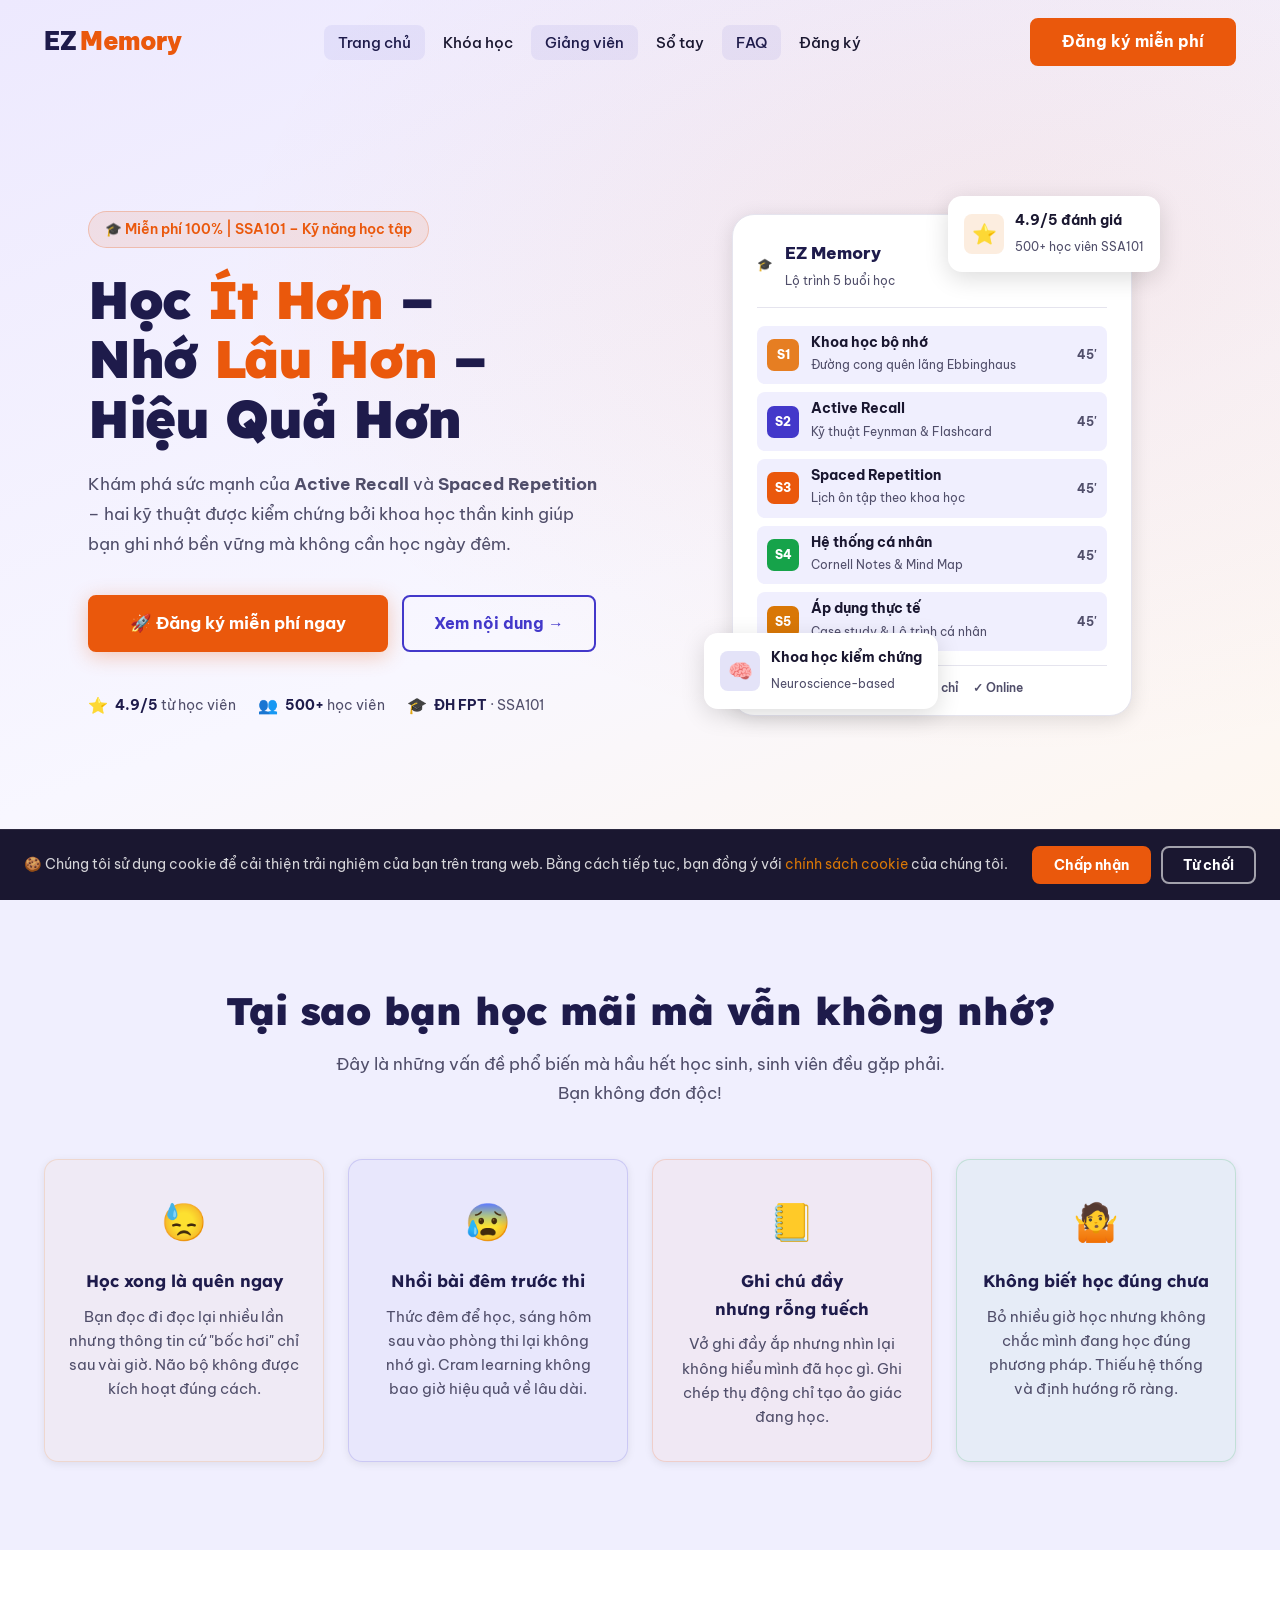
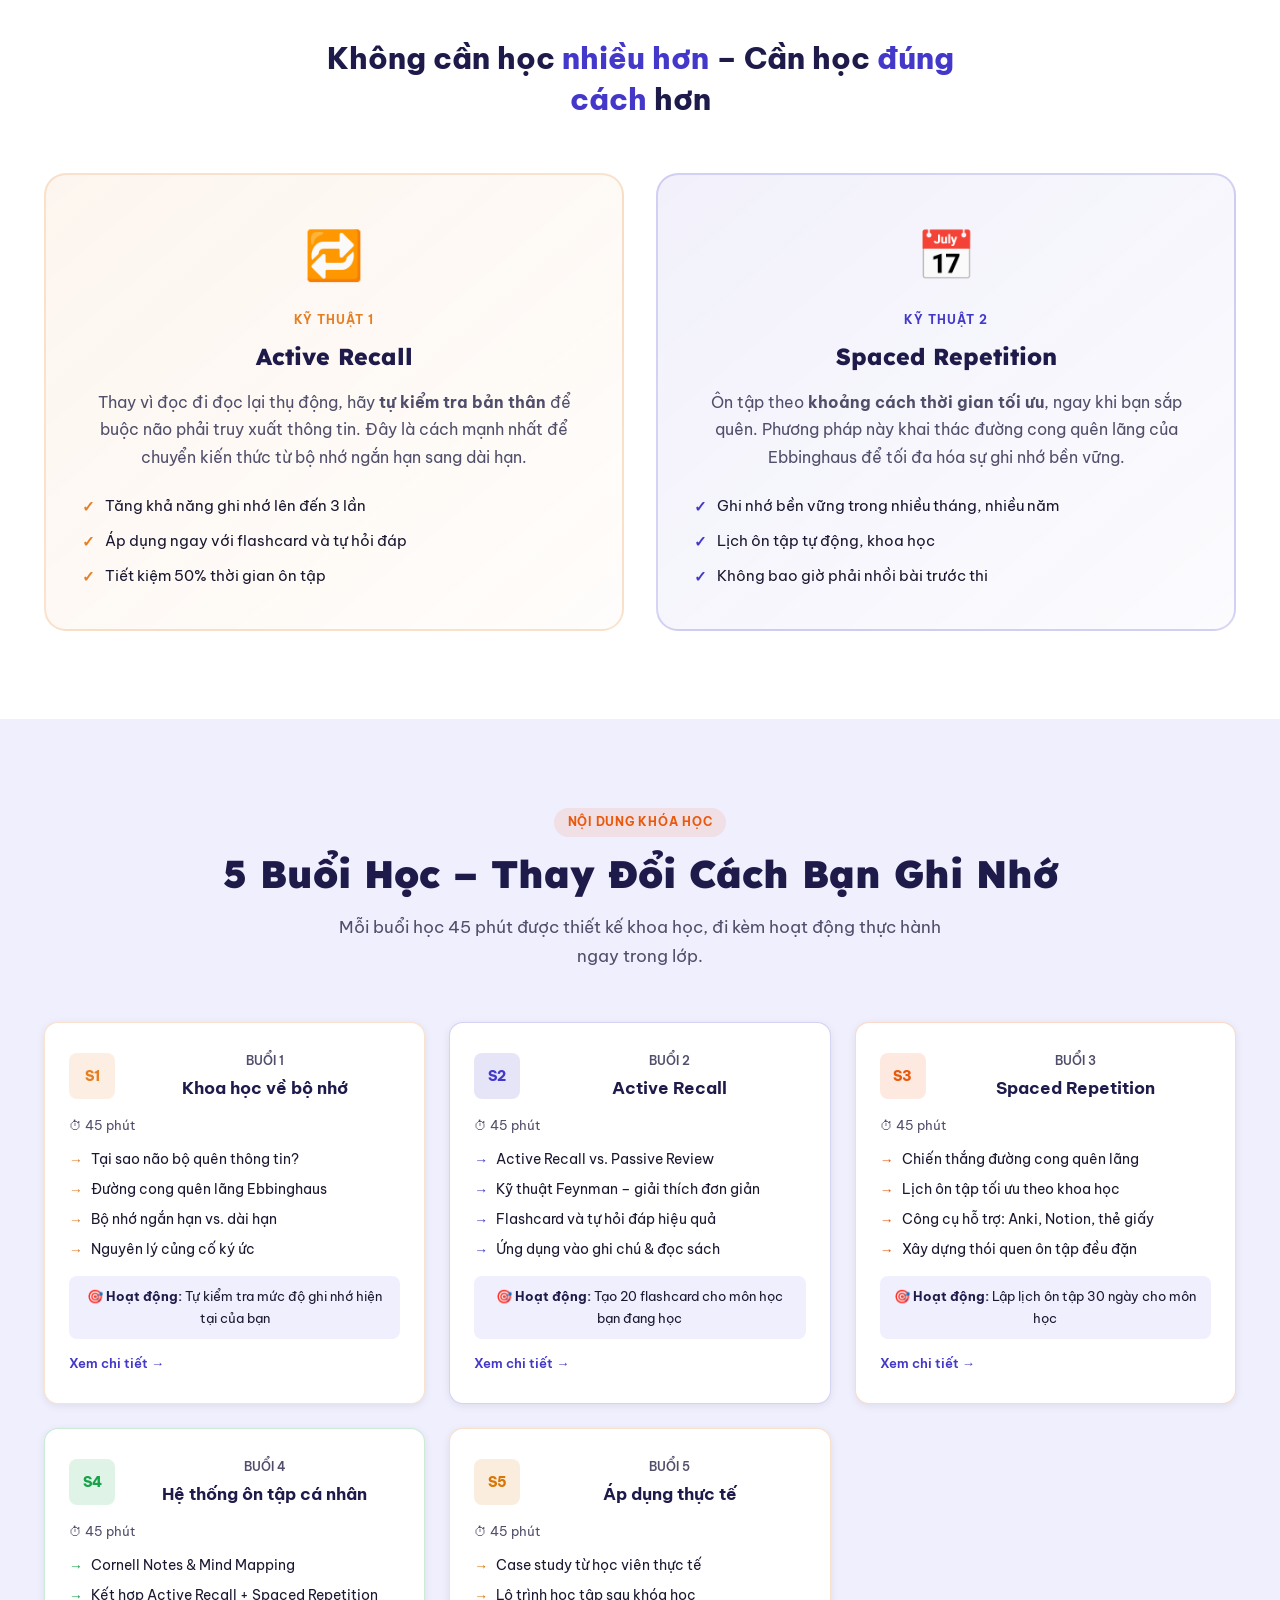
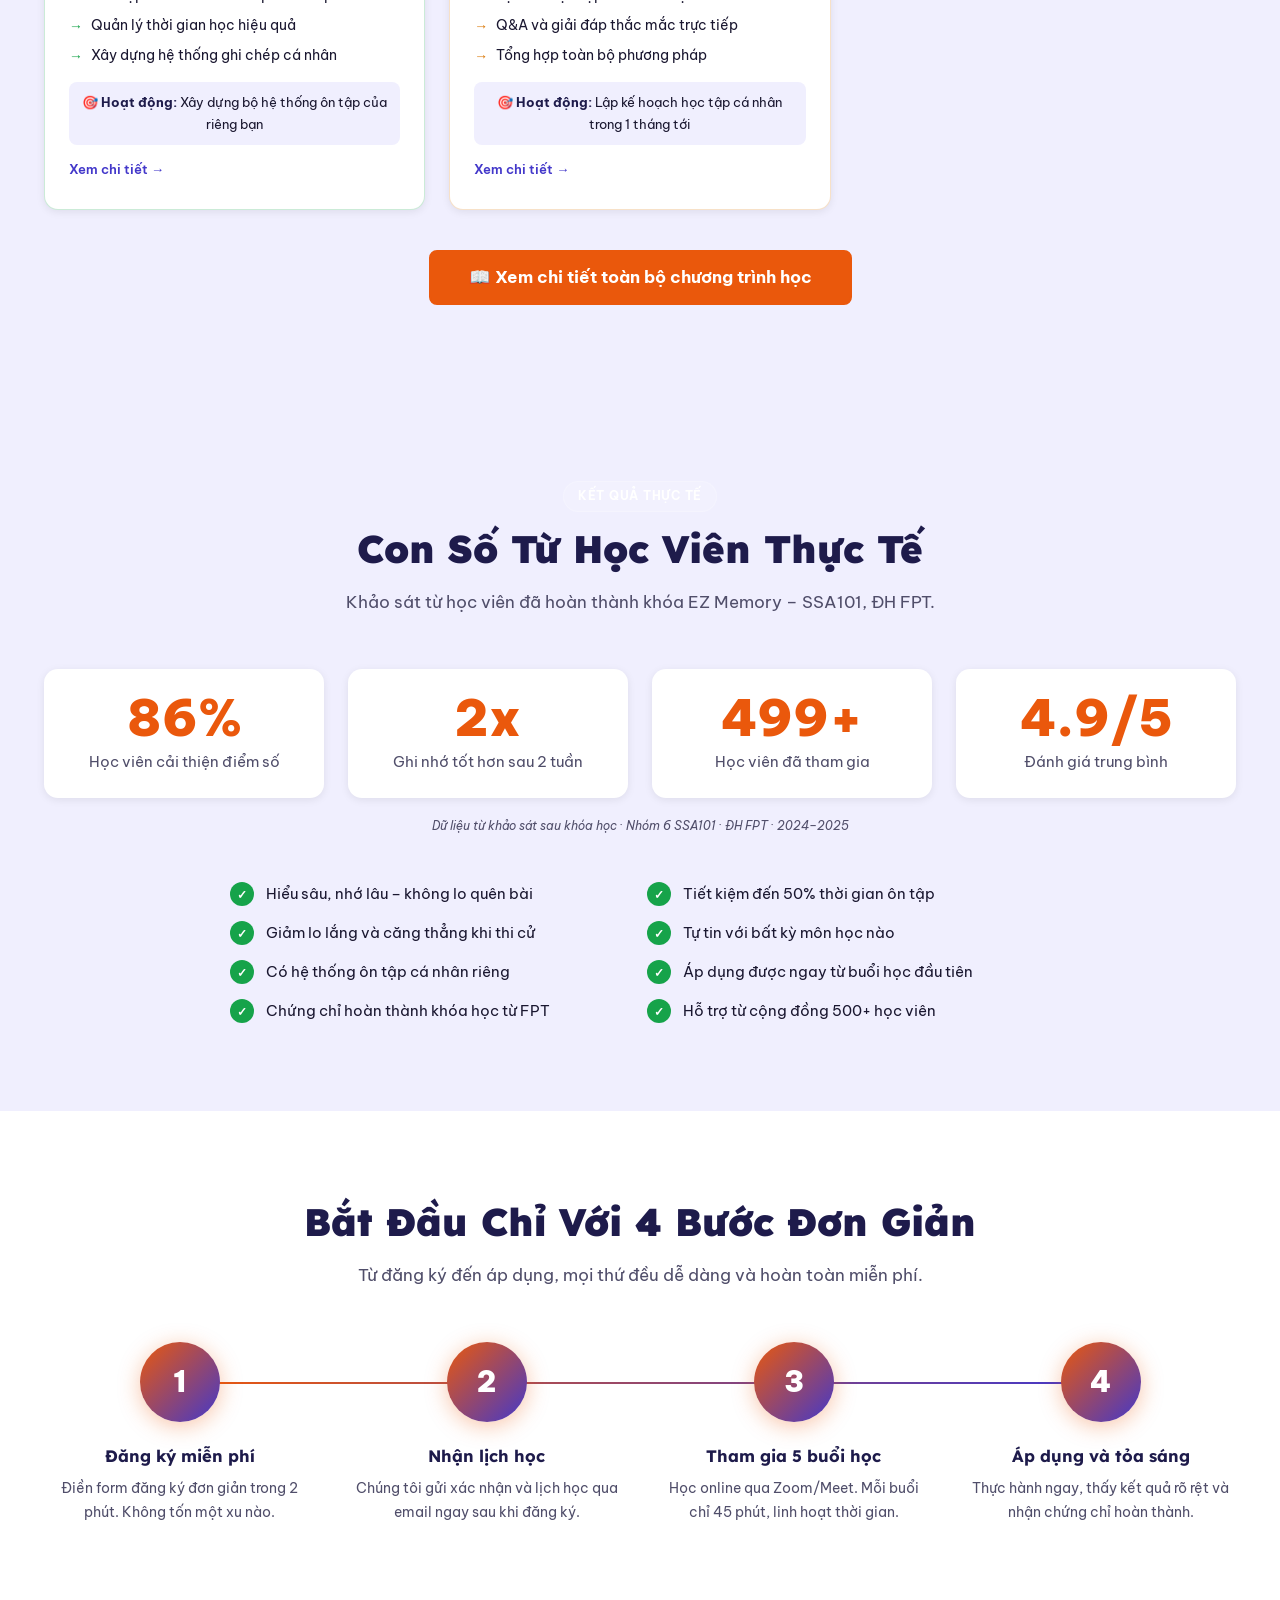
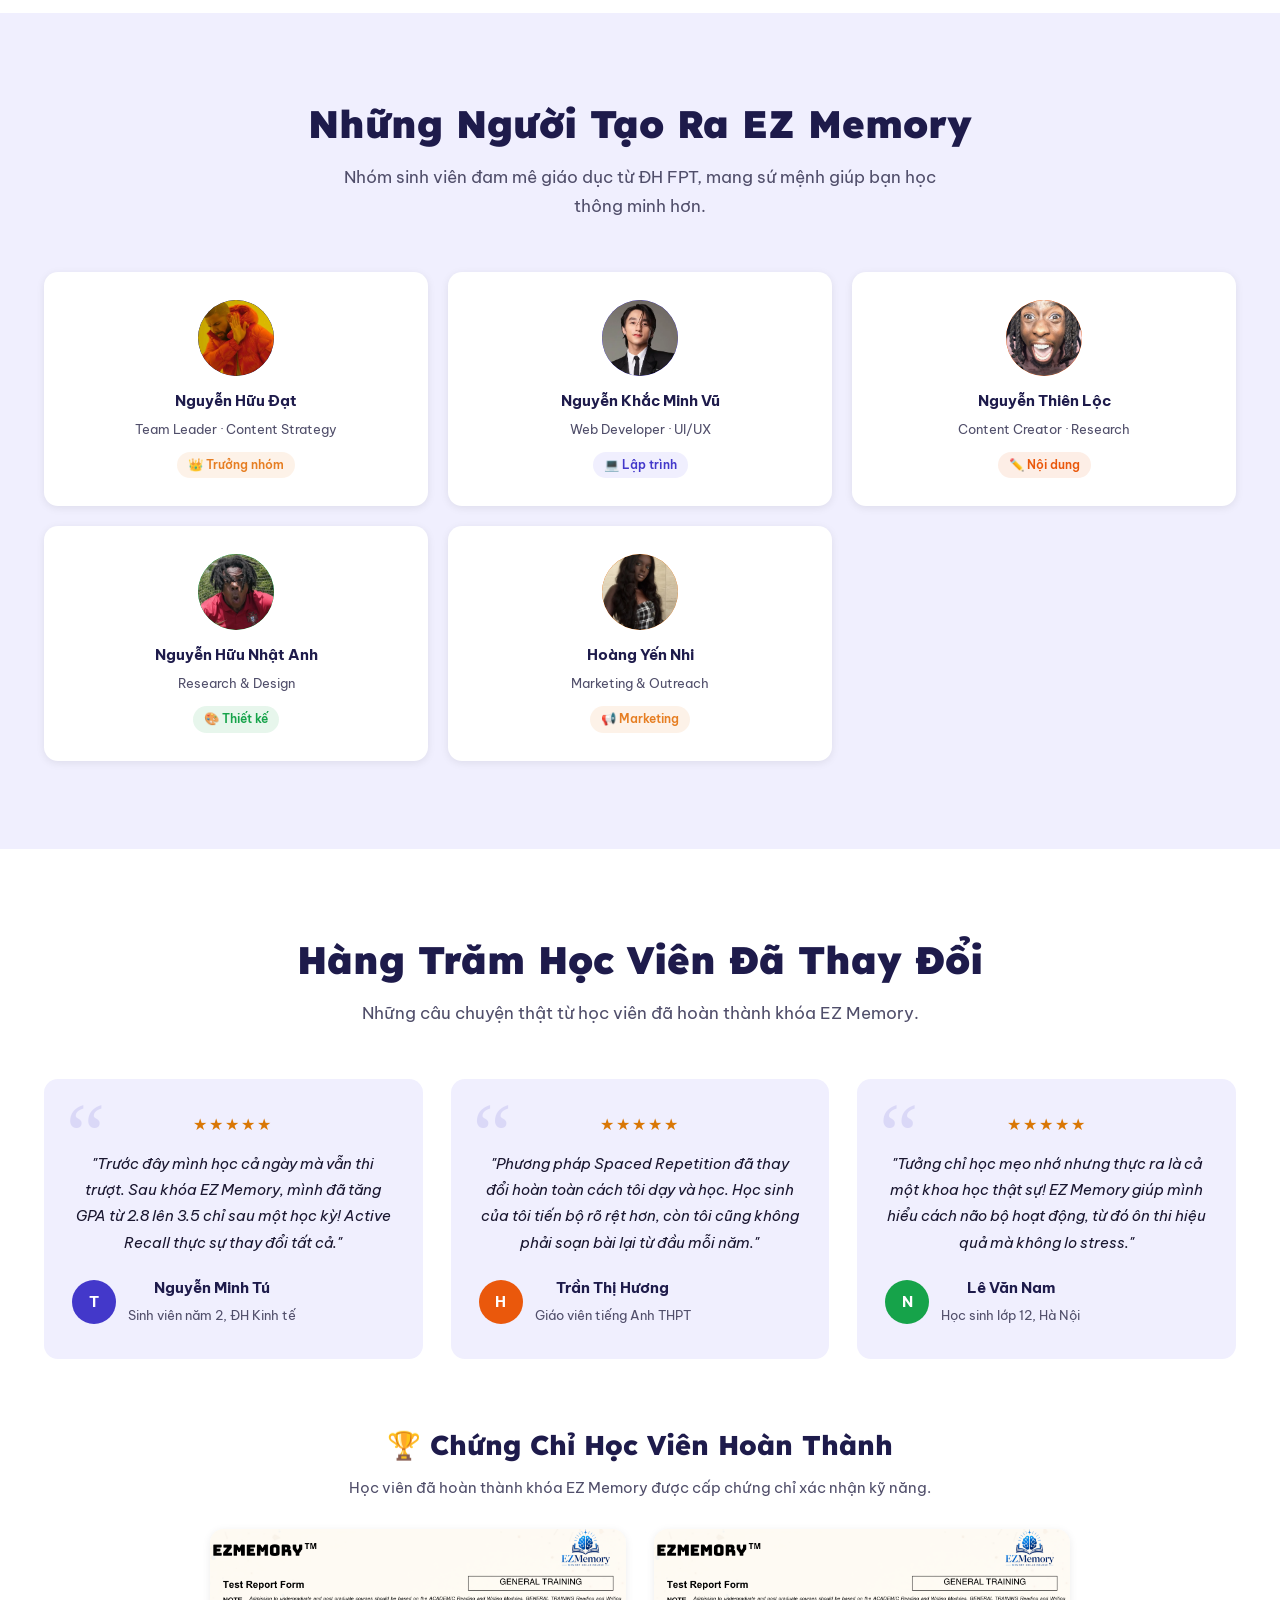
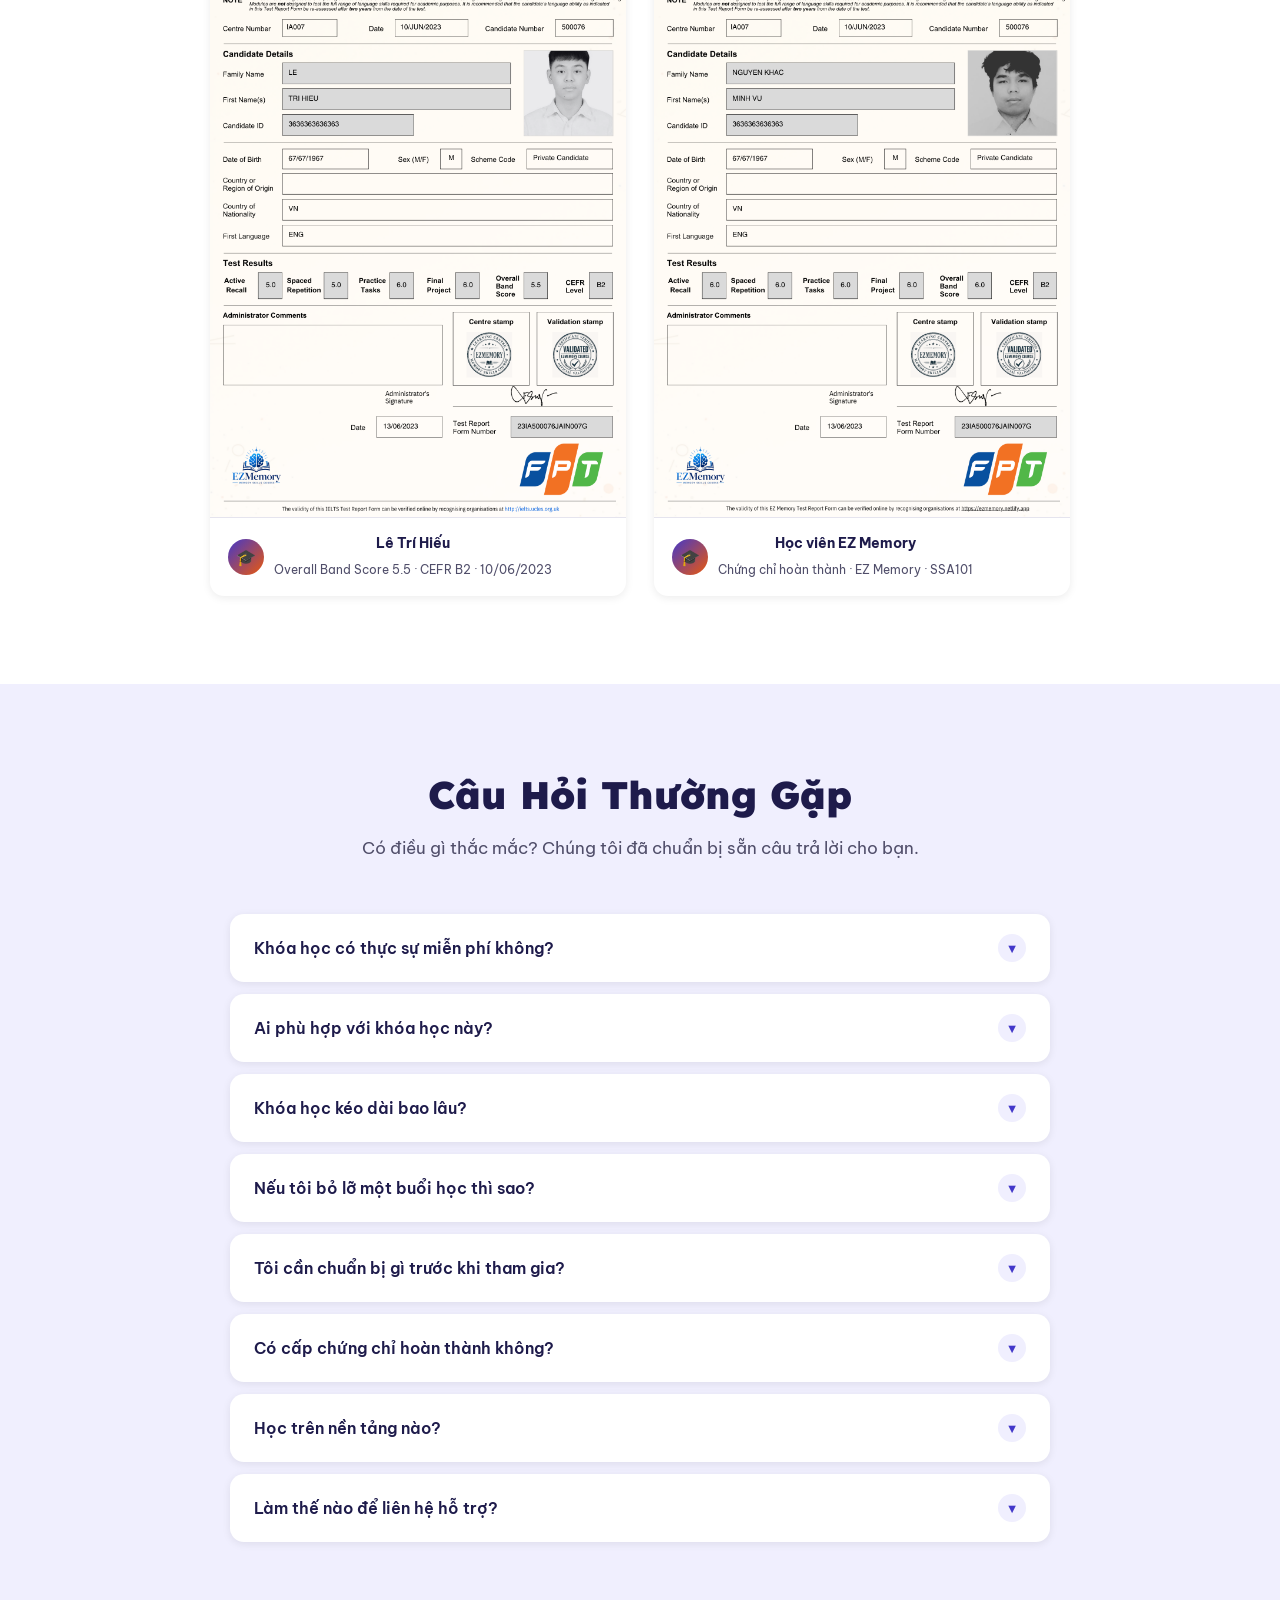
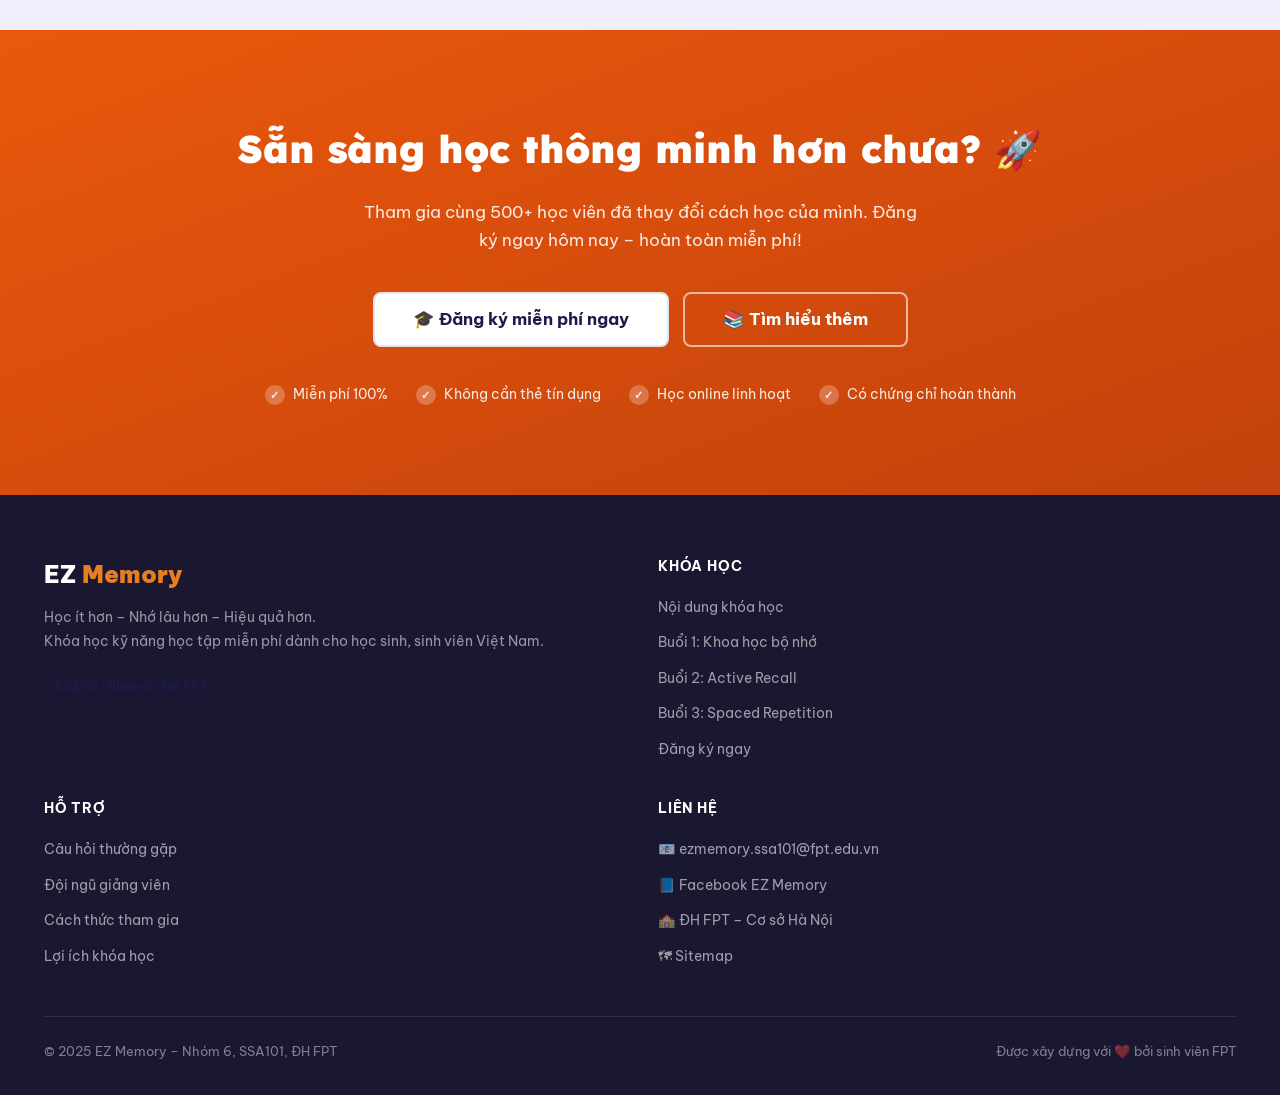
<file: index.html>
﻿<!DOCTYPE html>
<html lang="vi">
<head>
  <meta charset="UTF-8">
  <meta name="viewport" content="width=device-width, initial-scale=1.0">
  <title>EZ Memory – Học Ít Hơn, Nhớ Lâu Hơn, Hiệu Quả Hơn | Khóa học miễn phí SSA101</title>
  <meta name="description" content="Khóa học kỹ năng học tập EZ Memory hoàn toàn miễn phí – 5 buổi 45 phút giúp bạn áp dụng Active Recall và Spaced Repetition để học ít hơn nhưng nhớ lâu hơn. Đăng ký ngay!">
  <meta name="keywords" content="EZ Memory, khóa học miễn phí, kỹ năng học tập, Active Recall, Spaced Repetition, phương pháp học hiệu quả, SSA101, FPT, học online">
  <meta name="author" content="Nhóm 6, SSA101, ĐH FPT">
  <meta name="robots" content="index, follow">
  <link rel="canonical" href="https://ezmemory.edu.vn/">

  <!-- Open Graph -->
  <meta property="og:type"        content="website">
  <meta property="og:url"         content="https://ezmemory.edu.vn/">
  <meta property="og:title"       content="EZ Memory – Học Ít Hơn, Nhớ Lâu Hơn, Hiệu Quả Hơn">
  <meta property="og:description" content="Khóa học kỹ năng học tập miễn phí 5 buổi · 45 phút. Áp dụng Active Recall & Spaced Repetition ngay hôm nay!">
  <meta property="og:image"       content="https://ezmemory.edu.vn/og-image.png">
  <meta property="og:locale"      content="vi_VN">
  <meta property="og:site_name"   content="EZ Memory">

  <!-- Twitter Card -->
  <meta name="twitter:card"        content="summary_large_image">
  <meta name="twitter:title"       content="EZ Memory – Học Ít Hơn, Nhớ Lâu Hơn, Hiệu Quả Hơn">
  <meta name="twitter:description" content="Khóa học kỹ năng học tập miễn phí 5 buổi · 45 phút. Đăng ký ngay tại ezmemory.edu.vn">
  <meta name="twitter:image"       content="https://ezmemory.edu.vn/og-image.png">

  <!-- JSON-LD Course Structured Data -->
  <script type="application/ld+json">
  {
    "@context": "https://schema.org",
    "@type": "Course",
    "name": "EZ Memory – Kỹ năng học tập hiệu quả",
    "description": "Khóa học trực tuyến miễn phí 5 buổi giúp bạn học ít hơn nhưng nhớ lâu hơn với kỹ thuật Active Recall và Spaced Repetition",
    "url": "https://ezmemory.edu.vn/",
    "inLanguage": "vi",
    "isAccessibleForFree": true,
    "courseMode": "online",
    "educationalLevel": "Beginner",
    "provider": {
      "@type": "Organization",
      "name": "EZ Memory – Nhóm 6, SSA101, ĐH FPT",
      "url": "https://ezmemory.edu.vn"
    },
    "hasCourseInstance": {
      "@type": "CourseInstance",
      "courseMode": "online",
      "inLanguage": "vi",
      "courseWorkload": "PT3H45M",
      "instructor": {
        "@type": "Person",
        "name": "Nguyễn Hữu Đạt"
      }
    },
    "aggregateRating": {
      "@type": "AggregateRating",
      "ratingValue": "4.9",
      "reviewCount": "500",
      "bestRating": "5"
    },
    "audience": {
      "@type": "EducationalAudience",
      "educationalRole": "student"
    }
  }
  </script>

  <link rel="icon" type="image/x-icon" href="favicon.ico">
  <link rel="shortcut icon" type="image/x-icon" href="favicon.ico">
  <!-- Google Fonts: Be Vietnam Pro -->
  <link rel="preconnect" href="https://fonts.googleapis.com">
  <link rel="preconnect" href="https://fonts.gstatic.com" crossorigin>
  <link rel="stylesheet" href="https://fonts.googleapis.com/css2?family=Be+Vietnam+Pro:wght@400;500;600;700;800;900&family=Lexend:wght@700;800;900&display=swap">
  <link rel="stylesheet" href="css/style.css">
</head>
<body>

<a href="#main-content" class="skip-to-content">Bỏ qua điều hướng</a>

<!-- Navbar injected by js/navbar.js -->
<header></header>
<script src="js/navbar.js"></script>

<main id="main-content">

<!-- ============================================================
     HERO
     ============================================================ -->
<section class="hero" id="trang-chu" aria-label="Giới thiệu EZ Memory">
  <div class="container">
    <div class="hero__grid">
      <div class="hero__content">
        <div class="hero__badge fade-in">
          <span class="badge">🎓 Miễn phí 100% | SSA101 – Kỹ năng học tập</span>
        </div>
        <h1 class="hero__title fade-in fade-in-delay-1">
          Học <span class="highlight">Ít Hơn</span> –<br>
          Nhớ <span class="highlight">Lâu Hơn</span> –<br>
          Hiệu Quả Hơn
        </h1>
        <p class="hero__subtitle fade-in fade-in-delay-2">
          Khám phá sức mạnh của <strong>Active Recall</strong> và <strong>Spaced Repetition</strong> –
          hai kỹ thuật được kiểm chứng bởi khoa học thần kinh giúp bạn ghi nhớ bền vững
          mà không cần học ngày đêm.
        </p>
        <div class="hero__btns fade-in fade-in-delay-3">
          <a href="register.html" class="btn hero__btn-primary" aria-label="Đăng ký miễn phí ngay">
            🚀 Đăng ký miễn phí ngay
          </a>
          <a href="courses.html" class="btn btn-secondary" aria-label="Xem nội dung khóa học">
            Xem nội dung →
          </a>
        </div>
        <div class="hero__proof fade-in fade-in-delay-4">
          <div class="hero__proof-item">
            <span class="proof-icon">⭐</span>
            <span><strong>4.9/5</strong> từ học viên</span>
          </div>
          <div class="hero__proof-item">
            <span class="proof-icon">👥</span>
            <span><strong>500+</strong> học viên</span>
          </div>
          <div class="hero__proof-item">
            <span class="proof-icon">🎓</span>
            <span><strong>ĐH FPT</strong> · SSA101</span>
          </div>
        </div>
      </div>

      <div class="hero__visual" aria-hidden="true">
        <div class="hero__card-wrap">

          <!-- Course roadmap card – shows actual course content -->
          <div class="hero__roadmap">
            <div class="hero__roadmap-header">
              <span class="hero__roadmap-badge-main">🎓</span>
              <div>
                <strong>EZ Memory</strong>
                <span>Lộ trình 5 buổi học</span>
              </div>
            </div>
            <div class="hero__roadmap-items">
              <div class="hero__roadmap-item">
                <div class="hero__roadmap-num rn-orange">S1</div>
                <div class="hero__roadmap-info">
                  <strong>Khoa học bộ nhớ</strong>
                  <span>Đường cong quên lãng Ebbinghaus</span>
                </div>
                <div class="hero__roadmap-dur">45'</div>
              </div>
              <div class="hero__roadmap-item">
                <div class="hero__roadmap-num rn-blue">S2</div>
                <div class="hero__roadmap-info">
                  <strong>Active Recall</strong>
                  <span>Kỹ thuật Feynman & Flashcard</span>
                </div>
                <div class="hero__roadmap-dur">45'</div>
              </div>
              <div class="hero__roadmap-item">
                <div class="hero__roadmap-num rn-teal">S3</div>
                <div class="hero__roadmap-info">
                  <strong>Spaced Repetition</strong>
                  <span>Lịch ôn tập theo khoa học</span>
                </div>
                <div class="hero__roadmap-dur">45'</div>
              </div>
              <div class="hero__roadmap-item">
                <div class="hero__roadmap-num rn-green">S4</div>
                <div class="hero__roadmap-info">
                  <strong>Hệ thống cá nhân</strong>
                  <span>Cornell Notes & Mind Map</span>
                </div>
                <div class="hero__roadmap-dur">45'</div>
              </div>
              <div class="hero__roadmap-item">
                <div class="hero__roadmap-num rn-yellow">S5</div>
                <div class="hero__roadmap-info">
                  <strong>Áp dụng thực tế</strong>
                  <span>Case study & Lộ trình cá nhân</span>
                </div>
                <div class="hero__roadmap-dur">45'</div>
              </div>
            </div>
            <div class="hero__roadmap-footer">
              <span>✓ Miễn phí 100%</span>
              <span>✓ Có chứng chỉ</span>
              <span>✓ Online</span>
            </div>
          </div>

          <!-- Floating proof card -->
          <div class="floating-card" aria-hidden="true">
            <div class="fc-icon orange">⭐</div>
            <div class="fc-text">
              <strong>4.9/5 đánh giá</strong>
              <span>500+ học viên SSA101</span>
            </div>
          </div>
          <div class="floating-card" aria-hidden="true">
            <div class="fc-icon blue">🧠</div>
            <div class="fc-text">
              <strong>Khoa học kiểm chứng</strong>
              <span>Neuroscience-based</span>
            </div>
          </div>

        </div>
      </div>
    </div>
  </div>
</section>

<!-- ============================================================
     PROBLEMS
     ============================================================ -->
<section class="problems section" id="van-de" aria-label="Vấn đề học tập thường gặp">
  <div class="container text-center">
    <h2 class="section-title fade-in">Tại sao bạn học mãi mà vẫn không nhớ?</h2>
    <p class="section-subtitle fade-in fade-in-delay-1">
      Đây là những vấn đề phổ biến mà hầu hết học sinh, sinh viên đều gặp phải.
      Bạn không đơn độc!
    </p>
    <div class="problems__grid">
      <div class="problem-card fade-in fade-in-delay-1">
        <div class="problem-card__icon">😓</div>
        <h3 class="problem-card__title">Học xong là quên ngay</h3>
        <p class="problem-card__text">Bạn đọc đi đọc lại nhiều lần nhưng thông tin cứ "bốc hơi" chỉ sau vài giờ. Não bộ không được kích hoạt đúng cách.</p>
      </div>
      <div class="problem-card fade-in fade-in-delay-2">
        <div class="problem-card__icon">😰</div>
        <h3 class="problem-card__title">Nhồi bài đêm trước thi</h3>
        <p class="problem-card__text">Thức đêm để học, sáng hôm sau vào phòng thi lại không nhớ gì. Cram learning không bao giờ hiệu quả về lâu dài.</p>
      </div>
      <div class="problem-card fade-in fade-in-delay-3">
        <div class="problem-card__icon">📒</div>
        <h3 class="problem-card__title">Ghi chú đầy nhưng rỗng tuếch</h3>
        <p class="problem-card__text">Vở ghi đầy ắp nhưng nhìn lại không hiểu mình đã học gì. Ghi chép thụ động chỉ tạo ảo giác đang học.</p>
      </div>
      <div class="problem-card fade-in fade-in-delay-4">
        <div class="problem-card__icon">🤷</div>
        <h3 class="problem-card__title">Không biết học đúng chưa</h3>
        <p class="problem-card__text">Bỏ nhiều giờ học nhưng không chắc mình đang học đúng phương pháp. Thiếu hệ thống và định hướng rõ ràng.</p>
      </div>
    </div>
  </div>
</section>

<!-- ============================================================
     SOLUTION
     ============================================================ -->
<section class="solution section" id="giai-phap" aria-label="Giải pháp EZ Memory">
  <div class="container">
    <div class="text-center">
    <p class="solution__intro fade-in fade-in-delay-1">
      Không cần học <em>nhiều hơn</em> – Cần học <em>đúng cách</em> hơn
    </p>
    <div class="solution__grid">
      <div class="method-card method-card--orange fade-in fade-in-delay-2">
        <div class="method-card__icon">🔁</div>
        <div class="method-card__label">Kỹ thuật 1</div>
        <h3 class="method-card__title">Active Recall</h3>
        <p class="method-card__text">
          Thay vì đọc đi đọc lại thụ động, hãy <strong>tự kiểm tra bản thân</strong> để buộc não
          phải truy xuất thông tin. Đây là cách mạnh nhất để chuyển kiến thức từ bộ nhớ
          ngắn hạn sang dài hạn.
        </p>
        <div class="method-card__bullets">
          <div class="method-card__bullet">Tăng khả năng ghi nhớ lên đến 3 lần</div>
          <div class="method-card__bullet">Áp dụng ngay với flashcard và tự hỏi đáp</div>
          <div class="method-card__bullet">Tiết kiệm 50% thời gian ôn tập</div>
        </div>
      </div>
      <div class="method-card method-card--blue fade-in fade-in-delay-3">
        <div class="method-card__icon">📅</div>
        <div class="method-card__label">Kỹ thuật 2</div>
        <h3 class="method-card__title">Spaced Repetition</h3>
        <p class="method-card__text">
          Ôn tập theo <strong>khoảng cách thời gian tối ưu</strong>, ngay khi bạn sắp quên.
          Phương pháp này khai thác đường cong quên lãng của Ebbinghaus để tối đa hóa
          sự ghi nhớ bền vững.
        </p>
        <div class="method-card__bullets">
          <div class="method-card__bullet">Ghi nhớ bền vững trong nhiều tháng, nhiều năm</div>
          <div class="method-card__bullet">Lịch ôn tập tự động, khoa học</div>
          <div class="method-card__bullet">Không bao giờ phải nhồi bài trước thi</div>
        </div>
      </div>
    </div>
  </div>
</section>

<!-- ============================================================
     SESSIONS
     ============================================================ -->
<section class="sessions section" id="khoa-hoc" aria-label="5 buổi học EZ Memory">
  <div class="container text-center">
    <span class="section-tag fade-in">Nội dung khóa học</span>
    <h2 class="section-title fade-in fade-in-delay-1">5 Buổi Học – Thay Đổi Cách Bạn Ghi Nhớ</h2>
    <p class="section-subtitle fade-in fade-in-delay-2">
      Mỗi buổi học 45 phút được thiết kế khoa học, đi kèm hoạt động thực hành ngay trong lớp.
    </p>
    <div class="sessions__grid">

      <div class="session-card session-card--s1 fade-in fade-in-delay-1">
        <div class="session-card__header">
          <div class="session-badge">S1</div>
          <div class="session-card__meta">
            <div class="session-card__num">Buổi 1</div>
            <div class="session-card__title">Khoa học về bộ nhớ</div>
          </div>
        </div>
        <div class="session-card__duration">⏱ 45 phút</div>
        <ul class="session-card__bullets" aria-label="Nội dung buổi 1">
          <li class="session-card__bullet">Tại sao não bộ quên thông tin?</li>
          <li class="session-card__bullet">Đường cong quên lãng Ebbinghaus</li>
          <li class="session-card__bullet">Bộ nhớ ngắn hạn vs. dài hạn</li>
          <li class="session-card__bullet">Nguyên lý củng cố ký ức</li>
        </ul>
        <div class="session-card__activity">
          <strong>🎯 Hoạt động:</strong> Tự kiểm tra mức độ ghi nhớ hiện tại của bạn
        </div>
        <a href="courses.html" class="session-card__link" aria-label="Xem chi tiết buổi 1">
          Xem chi tiết →
        </a>
      </div>

      <div class="session-card session-card--s2 fade-in fade-in-delay-2">
        <div class="session-card__header">
          <div class="session-badge">S2</div>
          <div class="session-card__meta">
            <div class="session-card__num">Buổi 2</div>
            <div class="session-card__title">Active Recall</div>
          </div>
        </div>
        <div class="session-card__duration">⏱ 45 phút</div>
        <ul class="session-card__bullets" aria-label="Nội dung buổi 2">
          <li class="session-card__bullet">Active Recall vs. Passive Review</li>
          <li class="session-card__bullet">Kỹ thuật Feynman – giải thích đơn giản</li>
          <li class="session-card__bullet">Flashcard và tự hỏi đáp hiệu quả</li>
          <li class="session-card__bullet">Ứng dụng vào ghi chú & đọc sách</li>
        </ul>
        <div class="session-card__activity">
          <strong>🎯 Hoạt động:</strong> Tạo 20 flashcard cho môn học bạn đang học
        </div>
        <a href="courses.html" class="session-card__link" aria-label="Xem chi tiết buổi 2">
          Xem chi tiết →
        </a>
      </div>

      <div class="session-card session-card--s3 fade-in fade-in-delay-3">
        <div class="session-card__header">
          <div class="session-badge">S3</div>
          <div class="session-card__meta">
            <div class="session-card__num">Buổi 3</div>
            <div class="session-card__title">Spaced Repetition</div>
          </div>
        </div>
        <div class="session-card__duration">⏱ 45 phút</div>
        <ul class="session-card__bullets" aria-label="Nội dung buổi 3">
          <li class="session-card__bullet">Chiến thắng đường cong quên lãng</li>
          <li class="session-card__bullet">Lịch ôn tập tối ưu theo khoa học</li>
          <li class="session-card__bullet">Công cụ hỗ trợ: Anki, Notion, thẻ giấy</li>
          <li class="session-card__bullet">Xây dựng thói quen ôn tập đều đặn</li>
        </ul>
        <div class="session-card__activity">
          <strong>🎯 Hoạt động:</strong> Lập lịch ôn tập 30 ngày cho môn học
        </div>
        <a href="courses.html" class="session-card__link" aria-label="Xem chi tiết buổi 3">
          Xem chi tiết →
        </a>
      </div>

      <div class="session-card session-card--s4 fade-in fade-in-delay-2">
        <div class="session-card__header">
          <div class="session-badge">S4</div>
          <div class="session-card__meta">
            <div class="session-card__num">Buổi 4</div>
            <div class="session-card__title">Hệ thống ôn tập cá nhân</div>
          </div>
        </div>
        <div class="session-card__duration">⏱ 45 phút</div>
        <ul class="session-card__bullets" aria-label="Nội dung buổi 4">
          <li class="session-card__bullet">Cornell Notes & Mind Mapping</li>
          <li class="session-card__bullet">Kết hợp Active Recall + Spaced Repetition</li>
          <li class="session-card__bullet">Quản lý thời gian học hiệu quả</li>
          <li class="session-card__bullet">Xây dựng hệ thống ghi chép cá nhân</li>
        </ul>
        <div class="session-card__activity">
          <strong>🎯 Hoạt động:</strong> Xây dựng bộ hệ thống ôn tập của riêng bạn
        </div>
        <a href="courses.html" class="session-card__link" aria-label="Xem chi tiết buổi 4">
          Xem chi tiết →
        </a>
      </div>

      <div class="session-card session-card--s5 fade-in fade-in-delay-3">
        <div class="session-card__header">
          <div class="session-badge">S5</div>
          <div class="session-card__meta">
            <div class="session-card__num">Buổi 5</div>
            <div class="session-card__title">Áp dụng thực tế</div>
          </div>
        </div>
        <div class="session-card__duration">⏱ 45 phút</div>
        <ul class="session-card__bullets" aria-label="Nội dung buổi 5">
          <li class="session-card__bullet">Case study từ học viên thực tế</li>
          <li class="session-card__bullet">Lộ trình học tập sau khóa học</li>
          <li class="session-card__bullet">Q&amp;A và giải đáp thắc mắc trực tiếp</li>
          <li class="session-card__bullet">Tổng hợp toàn bộ phương pháp</li>
        </ul>
        <div class="session-card__activity">
          <strong>🎯 Hoạt động:</strong> Lập kế hoạch học tập cá nhân trong 1 tháng tới
        </div>
        <a href="courses.html" class="session-card__link" aria-label="Xem chi tiết buổi 5">
          Xem chi tiết →
        </a>
      </div>

    </div>
    <div class="sessions__cta fade-in">
      <a href="courses.html" class="btn btn-primary btn-lg" aria-label="Xem chi tiết toàn bộ nội dung khóa học">
        📖 Xem chi tiết toàn bộ chương trình học
      </a>
    </div>
  </div>
</section>

<!-- ============================================================
     BENEFITS
     ============================================================ -->
<section class="benefits section" id="loi-ich" aria-label="Lợi ích khóa học">
  <div class="container text-center">
    <span class="section-tag" style="background:rgba(255,255,255,.15);color:#fff;border:1.5px solid rgba(255,255,255,.2)">Kết quả thực tế</span>
    <h2 class="section-title fade-in">Con Số Từ Học Viên Thực Tế</h2>
    <p class="section-subtitle fade-in fade-in-delay-1">
      Khảo sát từ học viên đã hoàn thành khóa EZ Memory – SSA101, ĐH FPT.
    </p>

    <div class="benefits__stats">
      <div class="stat-item fade-in fade-in-delay-1">
        <div class="stat-item__number">
          <span data-counter="87" data-suffix="%">0%</span>
        </div>
        <div class="stat-item__label">Học viên cải thiện điểm số</div>
      </div>
      <div class="stat-item fade-in fade-in-delay-2">
        <div class="stat-item__number">
          <span data-counter="3" data-suffix="x">0x</span>
        </div>
        <div class="stat-item__label">Ghi nhớ tốt hơn sau 2 tuần</div>
      </div>
      <div class="stat-item fade-in fade-in-delay-3">
        <div class="stat-item__number">
          <span data-counter="500" data-suffix="+">0+</span>
        </div>
        <div class="stat-item__label">Học viên đã tham gia</div>
      </div>
      <div class="stat-item fade-in fade-in-delay-4">
        <div class="stat-item__number">
          <span data-counter="4.9" data-suffix="/5">0/5</span>
        </div>
        <div class="stat-item__label">Đánh giá trung bình</div>
      </div>
    </div>
    <p class="benefits__source fade-in">Dữ liệu từ khảo sát sau khóa học · Nhóm 6 SSA101 · ĐH FPT · 2024–2025</p>

    <div class="benefits__bullets">
      <div class="benefit-bullet fade-in fade-in-delay-1">
        <div class="benefit-bullet__check" aria-hidden="true">✓</div>
        <span>Hiểu sâu, nhớ lâu – không lo quên bài</span>
      </div>
      <div class="benefit-bullet fade-in fade-in-delay-2">
        <div class="benefit-bullet__check" aria-hidden="true">✓</div>
        <span>Tiết kiệm đến 50% thời gian ôn tập</span>
      </div>
      <div class="benefit-bullet fade-in fade-in-delay-1">
        <div class="benefit-bullet__check" aria-hidden="true">✓</div>
        <span>Giảm lo lắng và căng thẳng khi thi cử</span>
      </div>
      <div class="benefit-bullet fade-in fade-in-delay-2">
        <div class="benefit-bullet__check" aria-hidden="true">✓</div>
        <span>Tự tin với bất kỳ môn học nào</span>
      </div>
      <div class="benefit-bullet fade-in fade-in-delay-3">
        <div class="benefit-bullet__check" aria-hidden="true">✓</div>
        <span>Có hệ thống ôn tập cá nhân riêng</span>
      </div>
      <div class="benefit-bullet fade-in fade-in-delay-4">
        <div class="benefit-bullet__check" aria-hidden="true">✓</div>
        <span>Áp dụng được ngay từ buổi học đầu tiên</span>
      </div>
      <div class="benefit-bullet fade-in fade-in-delay-3">
        <div class="benefit-bullet__check" aria-hidden="true">✓</div>
        <span>Chứng chỉ hoàn thành khóa học từ FPT</span>
      </div>
      <div class="benefit-bullet fade-in fade-in-delay-4">
        <div class="benefit-bullet__check" aria-hidden="true">✓</div>
        <span>Hỗ trợ từ cộng đồng 500+ học viên</span>
      </div>
    </div>
  </div>
</section>

<!-- ============================================================
     HOW IT WORKS (PROCESS)
     ============================================================ -->
<section class="process section" id="quy-trinh" aria-label="Quy trình tham gia">
  <div class="container text-center">
    <h2 class="section-title fade-in">Bắt Đầu Chỉ Với 4 Bước Đơn Giản</h2>
    <p class="section-subtitle fade-in fade-in-delay-2">
      Từ đăng ký đến áp dụng, mọi thứ đều dễ dàng và hoàn toàn miễn phí.
    </p>
    <div class="process__steps">
      <div class="process-step fade-in fade-in-delay-1">
        <div class="process-step__num" aria-hidden="true">1</div>
        <h3 class="process-step__title">Đăng ký miễn phí</h3>
        <p class="process-step__text">Điền form đăng ký đơn giản trong 2 phút. Không tốn một xu nào.</p>
      </div>
      <div class="process-step fade-in fade-in-delay-2">
        <div class="process-step__num" aria-hidden="true">2</div>
        <h3 class="process-step__title">Nhận lịch học</h3>
        <p class="process-step__text">Chúng tôi gửi xác nhận và lịch học qua email ngay sau khi đăng ký.</p>
      </div>
      <div class="process-step fade-in fade-in-delay-3">
        <div class="process-step__num" aria-hidden="true">3</div>
        <h3 class="process-step__title">Tham gia 5 buổi học</h3>
        <p class="process-step__text">Học online qua Zoom/Meet. Mỗi buổi chỉ 45 phút, linh hoạt thời gian.</p>
      </div>
      <div class="process-step fade-in fade-in-delay-4">
        <div class="process-step__num" aria-hidden="true">4</div>
        <h3 class="process-step__title">Áp dụng và tỏa sáng</h3>
        <p class="process-step__text">Thực hành ngay, thấy kết quả rõ rệt và nhận chứng chỉ hoàn thành.</p>
      </div>
    </div>
  </div>
</section>

<!-- ============================================================
     INSTRUCTORS
     ============================================================ -->
<section class="instructors section" id="giang-vien" aria-label="Đội ngũ giảng viên">
  <div class="container text-center">
    <h2 class="section-title fade-in">Những Người Tạo Ra EZ Memory</h2>
    <p class="section-subtitle fade-in fade-in-delay-2">
      Nhóm sinh viên đam mê giáo dục từ ĐH FPT, mang sứ mệnh giúp bạn học thông minh hơn.
    </p>
    <div class="instructors__grid">

      <div class="instructor-card instructor-card--leader fade-in fade-in-delay-1">
        <div class="instructor-card__avatar av-navy" aria-label="Avatar Đạt">
          <img src="images/dat.jpg" alt="Nguyễn Hữu Đạt" class="instructor-card__photo" width="76" height="76" loading="lazy" onerror="this.style.display='none'">
          <span class="instructor-card__initial">Đ</span>
        </div>
        <div class="instructor-card__name">Nguyễn Hữu Đạt</div>
        <div class="instructor-card__role">Team Leader · Content Strategy</div>
        <span class="tag tag--orange">👑 Trưởng nhóm</span>
      </div>

      <div class="instructor-card fade-in fade-in-delay-2">
        <div class="instructor-card__avatar av-blue" aria-label="Avatar Vũ">
          <img src="images/vu.jpg" alt="Nguyễn Khắc Minh Vũ" class="instructor-card__photo" width="76" height="76" loading="lazy" onerror="this.style.display='none'">
          <span class="instructor-card__initial">V</span>
        </div>
        <div class="instructor-card__name">Nguyễn Khắc Minh Vũ</div>
        <div class="instructor-card__role">Web Developer · UI/UX</div>
        <span class="tag">💻 Lập trình</span>
      </div>

      <div class="instructor-card fade-in fade-in-delay-3">
        <div class="instructor-card__avatar av-teal" aria-label="Avatar Lộc">
          <img src="images/loc.jpg" alt="Nguyễn Thiên Lộc" class="instructor-card__photo" width="76" height="76" loading="lazy" onerror="this.style.display='none'">
          <span class="instructor-card__initial">L</span>
        </div>
        <div class="instructor-card__name">Nguyễn Thiên Lộc</div>
        <div class="instructor-card__role">Content Creator · Research</div>
        <span class="tag tag--teal">✏️ Nội dung</span>
      </div>

      <div class="instructor-card fade-in fade-in-delay-2">
        <div class="instructor-card__avatar av-green" aria-label="Avatar Anh">
          <img src="images/anh.jpg" alt="Nguyễn Hữu Nhật Anh" class="instructor-card__photo" width="76" height="76" loading="lazy" onerror="this.style.display='none'">
          <span class="instructor-card__initial">A</span>
        </div>
        <div class="instructor-card__name">Nguyễn Hữu Nhật Anh</div>
        <div class="instructor-card__role">Research &amp; Design</div>
        <span class="tag tag--green">🎨 Thiết kế</span>
      </div>

      <div class="instructor-card fade-in fade-in-delay-3">
        <div class="instructor-card__avatar av-orange" aria-label="Avatar Nhi">
          <img src="images/nhi.jpg" alt="Hoàng Yến Nhi" class="instructor-card__photo" width="76" height="76" loading="lazy" onerror="this.style.display='none'">
          <span class="instructor-card__initial">N</span>
        </div>
        <div class="instructor-card__name">Hoàng Yến Nhi</div>
        <div class="instructor-card__role">Marketing &amp; Outreach</div>
        <span class="tag tag--orange">📢 Marketing</span>
      </div>

    </div>
  </div>
</section>

<!-- ============================================================
     TESTIMONIALS
     ============================================================ -->
<section class="testimonials section" id="cam-nhan" aria-label="Cảm nhận học viên">
  <div class="container text-center">
    <h2 class="section-title fade-in">Hàng Trăm Học Viên Đã Thay Đổi</h2>
    <p class="section-subtitle fade-in fade-in-delay-2">
      Những câu chuyện thật từ học viên đã hoàn thành khóa EZ Memory.
    </p>
    <div class="testimonials__grid">

      <div class="testimonial-card fade-in fade-in-delay-1">
        <div class="testimonial-card__stars" aria-label="5 sao">★★★★★</div>
        <p class="testimonial-card__text">
          "Trước đây mình học cả ngày mà vẫn thi trượt. Sau khóa EZ Memory, mình đã tăng
          GPA từ 2.8 lên 3.5 chỉ sau một học kỳ! Active Recall thực sự thay đổi tất cả."
        </p>
        <div class="testimonial-card__author">
          <div class="testimonial-card__avatar" style="background:var(--blue)" aria-label="Avatar Tú">T</div>
          <div class="testimonial-card__author-info">
            <strong>Nguyễn Minh Tú</strong>
            <span>Sinh viên năm 2, ĐH Kinh tế</span>
          </div>
        </div>
      </div>

      <div class="testimonial-card fade-in fade-in-delay-2">
        <div class="testimonial-card__stars" aria-label="5 sao">★★★★★</div>
        <p class="testimonial-card__text">
          "Phương pháp Spaced Repetition đã thay đổi hoàn toàn cách tôi dạy và học. Học sinh
          của tôi tiến bộ rõ rệt hơn, còn tôi cũng không phải soạn bài lại từ đầu mỗi năm."
        </p>
        <div class="testimonial-card__author">
          <div class="testimonial-card__avatar" style="background:var(--teal)" aria-label="Avatar Hương">H</div>
          <div class="testimonial-card__author-info">
            <strong>Trần Thị Hương</strong>
            <span>Giáo viên tiếng Anh THPT</span>
          </div>
        </div>
      </div>

      <div class="testimonial-card fade-in fade-in-delay-3">
        <div class="testimonial-card__stars" aria-label="5 sao">★★★★★</div>
        <p class="testimonial-card__text">
          "Tưởng chỉ học mẹo nhớ nhưng thực ra là cả một khoa học thật sự! EZ Memory giúp
          mình hiểu cách não bộ hoạt động, từ đó ôn thi hiệu quả mà không lo stress."
        </p>
        <div class="testimonial-card__author">
          <div class="testimonial-card__avatar" style="background:var(--green)" aria-label="Avatar Nam">N</div>
          <div class="testimonial-card__author-info">
            <strong>Lê Văn Nam</strong>
            <span>Học sinh lớp 12, Hà Nội</span>
          </div>
        </div>
      </div>

    </div>

    <!-- CERTIFICATES -->
    <div class="certs-heading fade-in">
      <h3>🏆 Chứng Chỉ Học Viên Hoàn Thành</h3>
      <p>Học viên đã hoàn thành khóa EZ Memory được cấp chứng chỉ xác nhận kỹ năng.</p>
    </div>
    <div class="certs-grid">

      <div class="cert-card fade-in fade-in-delay-1"
           role="button" tabindex="0"
           aria-label="Xem chứng chỉ học viên Lê Trí Hiếu"
           data-cert="images/cert-1.png">
        <img class="cert-card__img"
             src="images/cert-1.png"
             alt="Chứng chỉ hoàn thành khóa EZ Memory – Lê Trí Hiếu"
             loading="lazy">
        <div class="cert-card__footer">
          <div class="cert-card__badge" aria-hidden="true">🎓</div>
          <div class="cert-card__info">
            <strong>Lê Trí Hiếu</strong>
            <span>Overall Band Score 5.5 · CEFR B2 · 10/06/2023</span>
          </div>
        </div>
      </div>

      <div class="cert-card fade-in fade-in-delay-2"
           role="button" tabindex="0"
           aria-label="Xem chứng chỉ học viên EZ Memory"
           data-cert="images/cert-2.png">
        <img class="cert-card__img"
             src="images/cert-2.png"
             alt="Chứng chỉ hoàn thành khóa EZ Memory – Học viên"
             loading="lazy">
        <div class="cert-card__footer">
          <div class="cert-card__badge" aria-hidden="true">🎓</div>
          <div class="cert-card__info">
            <strong>Học viên EZ Memory</strong>
            <span>Chứng chỉ hoàn thành · EZ Memory · SSA101</span>
          </div>
        </div>
      </div>

    </div>

  </div>
</section>

<!-- Lightbox -->
<div class="cert-lightbox" id="certLightbox" role="dialog" aria-modal="true" aria-label="Xem chứng chỉ">
  <button class="cert-lightbox__close" id="certClose" aria-label="Đóng">✕</button>
  <img class="cert-lightbox__img" id="certLightboxImg" src="[data-uri]" alt="Chứng chỉ học viên EZ Memory">
</div>

<!-- ============================================================
     FAQ
     ============================================================ -->
<section class="faq section" id="faq" aria-label="Câu hỏi thường gặp">
  <div class="container text-center">
    <h2 class="section-title fade-in">Câu Hỏi Thường Gặp</h2>
    <p class="section-subtitle fade-in fade-in-delay-2">
      Có điều gì thắc mắc? Chúng tôi đã chuẩn bị sẵn câu trả lời cho bạn.
    </p>
    <div class="faq__list" role="list">

      <div class="faq-item fade-in" role="listitem">
        <button class="faq-item__question" aria-expanded="false" aria-controls="faq-1">
          Khóa học có thực sự miễn phí không?
          <span class="faq-item__icon" aria-hidden="true">▼</span>
        </button>
        <div class="faq-item__answer" id="faq-1" role="region">
          <div class="faq-item__answer-inner">
            Có, khóa học EZ Memory hoàn toàn miễn phí 100%. Đây là dự án học thuật của nhóm sinh viên
            SSA101 ĐH FPT nhằm chia sẻ kiến thức về kỹ năng học tập hiệu quả cho cộng đồng. Bạn không
            cần trả bất kỳ khoản phí nào.
          </div>
        </div>
      </div>

      <div class="faq-item fade-in fade-in-delay-1" role="listitem">
        <button class="faq-item__question" aria-expanded="false" aria-controls="faq-2">
          Ai phù hợp với khóa học này?
          <span class="faq-item__icon" aria-hidden="true">▼</span>
        </button>
        <div class="faq-item__answer" id="faq-2" role="region">
          <div class="faq-item__answer-inner">
            Khóa học phù hợp với học sinh THPT, sinh viên đại học, giáo viên và bất kỳ ai
            muốn cải thiện kỹ năng học tập của mình. Không yêu cầu kiến thức nền tảng đặc biệt –
            chỉ cần có tinh thần cởi mở và sẵn sàng thay đổi cách học.
          </div>
        </div>
      </div>

      <div class="faq-item fade-in fade-in-delay-2" role="listitem">
        <button class="faq-item__question" aria-expanded="false" aria-controls="faq-3">
          Khóa học kéo dài bao lâu?
          <span class="faq-item__icon" aria-hidden="true">▼</span>
        </button>
        <div class="faq-item__answer" id="faq-3" role="region">
          <div class="faq-item__answer-inner">
            Khóa học gồm 5 buổi, mỗi buổi 45 phút. Bạn có thể hoàn thành trong 5 tuần
            (1 buổi/tuần) hoặc linh hoạt theo lịch của nhóm. Tổng thời gian học chưa đến 4 giờ đồng hồ.
          </div>
        </div>
      </div>

      <div class="faq-item fade-in fade-in-delay-1" role="listitem">
        <button class="faq-item__question" aria-expanded="false" aria-controls="faq-4">
          Nếu tôi bỏ lỡ một buổi học thì sao?
          <span class="faq-item__icon" aria-hidden="true">▼</span>
        </button>
        <div class="faq-item__answer" id="faq-4" role="region">
          <div class="faq-item__answer-inner">
            Đừng lo! Tất cả các buổi học đều được ghi lại và chia sẻ lại cho học viên đã đăng ký.
            Bạn có thể xem lại bất cứ lúc nào trong thời gian khóa học còn hoạt động.
          </div>
        </div>
      </div>

      <div class="faq-item fade-in fade-in-delay-2" role="listitem">
        <button class="faq-item__question" aria-expanded="false" aria-controls="faq-5">
          Tôi cần chuẩn bị gì trước khi tham gia?
          <span class="faq-item__icon" aria-hidden="true">▼</span>
        </button>
        <div class="faq-item__answer" id="faq-5" role="region">
          <div class="faq-item__answer-inner">
            Chỉ cần máy tính hoặc điện thoại có kết nối internet, một cuốn sổ ghi chép và bút.
            Không cần tài liệu đặc biệt nào khác. Tinh thần sẵn sàng học là điều quan trọng nhất!
          </div>
        </div>
      </div>

      <div class="faq-item fade-in fade-in-delay-1" role="listitem">
        <button class="faq-item__question" aria-expanded="false" aria-controls="faq-6">
          Có cấp chứng chỉ hoàn thành không?
          <span class="faq-item__icon" aria-hidden="true">▼</span>
        </button>
        <div class="faq-item__answer" id="faq-6" role="region">
          <div class="faq-item__answer-inner">
            Có! Học viên hoàn thành đủ 5 buổi học sẽ nhận được chứng chỉ hoàn thành khóa học
            mang tên EZ Memory – SSA101, ĐH FPT. Chứng chỉ được gửi qua email sau buổi học cuối.
          </div>
        </div>
      </div>

      <div class="faq-item fade-in fade-in-delay-2" role="listitem">
        <button class="faq-item__question" aria-expanded="false" aria-controls="faq-7">
          Học trên nền tảng nào?
          <span class="faq-item__icon" aria-hidden="true">▼</span>
        </button>
        <div class="faq-item__answer" id="faq-7" role="region">
          <div class="faq-item__answer-inner">
            Khóa học diễn ra trực tuyến qua Google Meet hoặc Zoom. Link tham gia sẽ được gửi
            tự động qua email sau khi bạn đăng ký thành công. Bạn không cần cài đặt thêm phần mềm đặc biệt.
          </div>
        </div>
      </div>

      <div class="faq-item fade-in fade-in-delay-1" role="listitem">
        <button class="faq-item__question" aria-expanded="false" aria-controls="faq-8">
          Làm thế nào để liên hệ hỗ trợ?
          <span class="faq-item__icon" aria-hidden="true">▼</span>
        </button>
        <div class="faq-item__answer" id="faq-8" role="region">
          <div class="faq-item__answer-inner">
            Bạn có thể liên hệ qua email <a href="mailto:ezmemory.ssa101@fpt.edu.vn">ezmemory.ssa101@fpt.edu.vn</a>
            hoặc nhắn tin qua trang Facebook của nhóm. Chúng tôi sẽ phản hồi trong vòng 24 giờ
            làm việc.
          </div>
        </div>
      </div>

    </div>
  </div>
</section>

<!-- ============================================================
     FINAL CTA
     ============================================================ -->
<section class="cta-section" id="dang-ky" aria-label="Đăng ký khóa học">
  <div class="container">
    <h2 class="cta-section__title fade-in">
      Sẵn sàng học thông minh hơn chưa? 🚀
    </h2>
    <p class="cta-section__subtitle fade-in fade-in-delay-1">
      Tham gia cùng 500+ học viên đã thay đổi cách học của mình.
      Đăng ký ngay hôm nay – hoàn toàn miễn phí!
    </p>
    <div class="cta-section__btns fade-in fade-in-delay-2">
      <a href="register.html" class="btn btn-white btn-lg" aria-label="Đăng ký miễn phí ngay">
        🎓 Đăng ký miễn phí ngay
      </a>
      <a href="courses.html" class="btn btn-outline-white btn-lg" aria-label="Tìm hiểu thêm về khóa học">
        📚 Tìm hiểu thêm
      </a>
    </div>
    <div class="cta-section__reassurance fade-in fade-in-delay-3">
      <div class="cta-reassurance-item">Miễn phí 100%</div>
      <div class="cta-reassurance-item">Không cần thẻ tín dụng</div>
      <div class="cta-reassurance-item">Học online linh hoạt</div>
      <div class="cta-reassurance-item">Có chứng chỉ hoàn thành</div>
    </div>
  </div>
</section>

</main>

<!-- Sticky Mobile CTA (shown only on mobile after scrolling past hero) -->
<div class="sticky-cta" id="sticky-cta" aria-hidden="true">
  <a href="register.html" class="sticky-cta__btn" tabindex="-1" aria-label="Đăng ký khóa học miễn phí">
    🎓 Đăng ký miễn phí ngay
  </a>
</div>

<!-- ============================================================
     FOOTER
     ============================================================ -->
<footer class="footer" role="contentinfo">
  <div class="container">
    <div class="footer__grid">
      <div>
        <a href="index.html" class="footer__logo" aria-label="EZ Memory Trang chủ">
          EZ <span class="logo-accent">Memory</span>
        </a>
        <p class="footer__tagline">
          Học ít hơn – Nhớ lâu hơn – Hiệu quả hơn.<br>
          Khóa học kỹ năng học tập miễn phí dành cho học sinh, sinh viên Việt Nam.
        </p>
        <span class="tag tag--navy" style="font-size:.78rem;">SSA101 · Nhóm 6 · ĐH FPT</span>
      </div>
      <div>
        <p class="footer__heading">Khóa học</p>
        <ul class="footer__links" role="list">
          <li><a href="courses.html" class="footer__link">Nội dung khóa học</a></li>
          <li><a href="courses.html#buoi-1" class="footer__link">Buổi 1: Khoa học bộ nhớ</a></li>
          <li><a href="courses.html#buoi-2" class="footer__link">Buổi 2: Active Recall</a></li>
          <li><a href="courses.html#buoi-3" class="footer__link">Buổi 3: Spaced Repetition</a></li>
          <li><a href="register.html" class="footer__link">Đăng ký ngay</a></li>
        </ul>
      </div>
      <div>
        <p class="footer__heading">Hỗ trợ</p>
        <ul class="footer__links" role="list">
          <li><a href="#faq" class="footer__link">Câu hỏi thường gặp</a></li>
          <li><a href="#giang-vien" class="footer__link">Đội ngũ giảng viên</a></li>
          <li><a href="#quy-trinh" class="footer__link">Cách thức tham gia</a></li>
          <li><a href="#loi-ich" class="footer__link">Lợi ích khóa học</a></li>
        </ul>
      </div>
      <div>
        <p class="footer__heading">Liên hệ</p>
        <ul class="footer__links" role="list">
          <li><a href="mailto:ezmemory.ssa101@fpt.edu.vn" class="footer__link">📧 ezmemory.ssa101@fpt.edu.vn</a></li>
          <li><a href="#" class="footer__link">📘 Facebook EZ Memory</a></li>
          <li><a href="#" class="footer__link">🏫 ĐH FPT – Cơ sở Hà Nội</a></li>
          <li><a href="sitemap.xml" class="footer__link">🗺 Sitemap</a></li>
        </ul>
      </div>
    </div>
    <div class="footer__bottom">
      <span>© 2025 EZ Memory – Nhóm 6, SSA101, ĐH FPT</span>
      <span>Được xây dựng với ❤️ bởi sinh viên FPT</span>
    </div>
  </div>
</footer>

<!-- ============================================================
     COOKIE BANNER
     ============================================================ -->
<div id="cookie-banner" class="cookie-banner" role="dialog" aria-label="Thông báo cookie" aria-live="polite">
  <p>🍪 Chúng tôi sử dụng cookie để cải thiện trải nghiệm của bạn trên trang web. Bằng cách tiếp tục, bạn đồng ý với <a href="#" style="color:var(--yellow)">chính sách cookie</a> của chúng tôi.</p>
  <div class="cookie-banner__btns">
    <button class="btn btn-primary" data-cookie-accept style="padding:10px 20px;font-size:.88rem;">Chấp nhận</button>
    <button class="btn btn-outline-white" data-cookie-decline style="padding:10px 20px;font-size:.88rem;">Từ chối</button>
  </div>
</div>

<script src="js/main.js" defer></script>
</body>
</html>
</file>
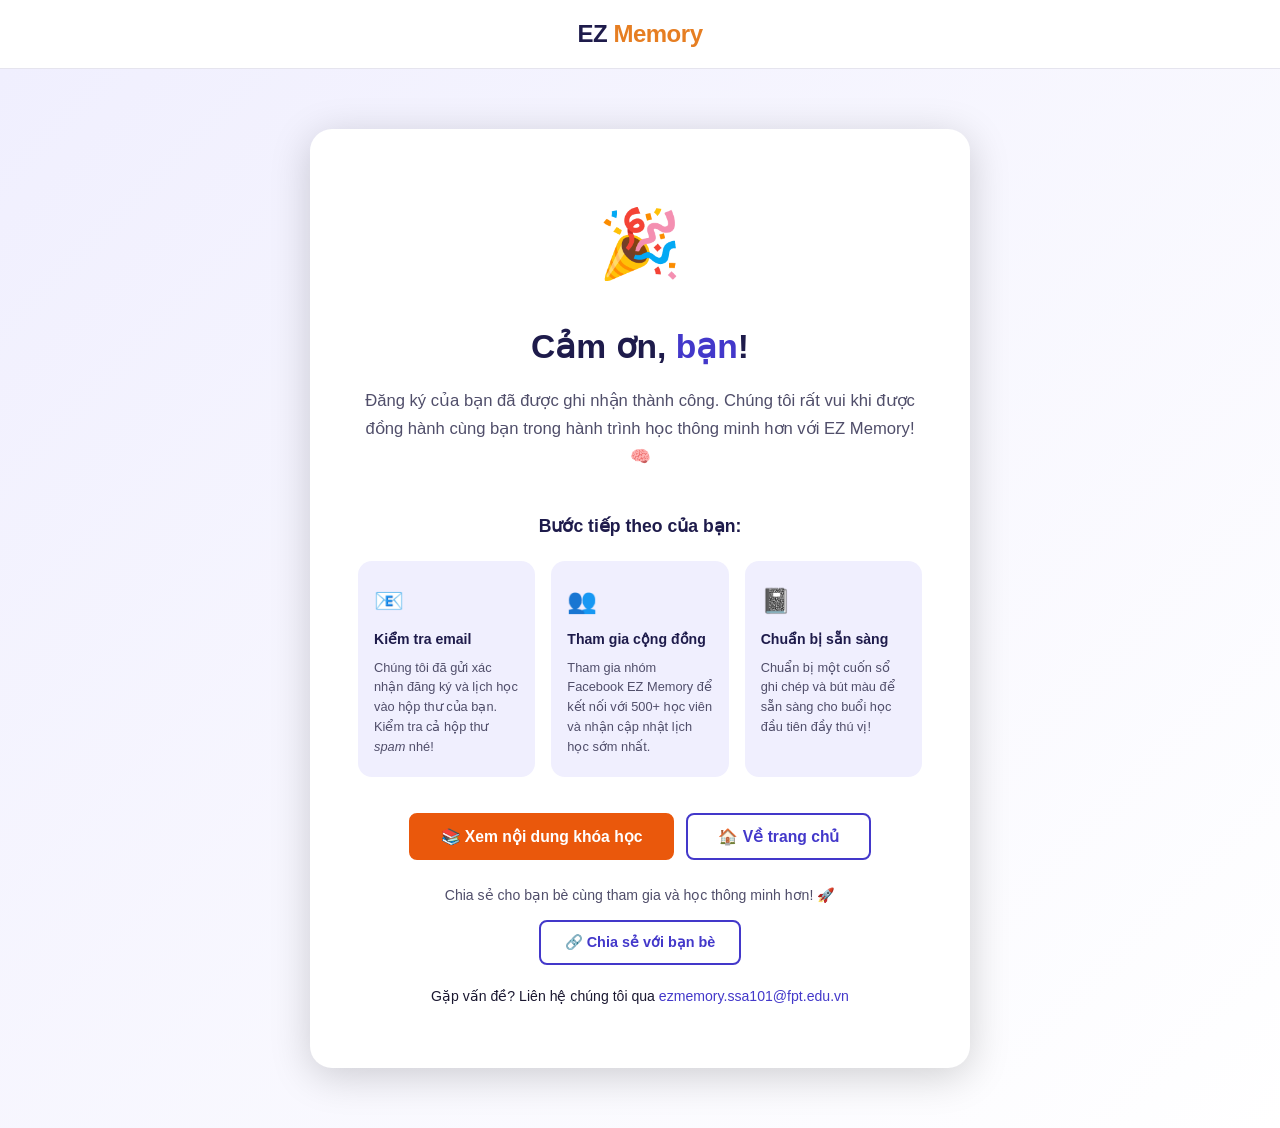
<file: cam-on.html>
<!DOCTYPE html>
<html lang="vi">
<head>
  <meta charset="UTF-8">
  <meta name="viewport" content="width=device-width, initial-scale=1.0">
  <title>Đăng Ký Thành Công – EZ Memory</title>
  <!-- noindex: thank-you page should not appear in search -->
  <meta name="robots" content="noindex, nofollow">
  <meta name="description" content="Cảm ơn bạn đã đăng ký khóa học EZ Memory. Chúng tôi sẽ liên hệ sớm qua email.">

  <!-- Open Graph (minimal, no-index page) -->
  <meta property="og:title"       content="Đăng Ký Thành Công – EZ Memory">
  <meta property="og:description" content="Chúc mừng! Bạn đã đăng ký thành công khóa học EZ Memory.">
  <meta property="og:locale"      content="vi_VN">
  <meta property="og:site_name"   content="EZ Memory">

  <link rel="icon" type="image/x-icon" href="favicon.ico">
  <link rel="stylesheet" href="css/style.css">

  <style>
    /* Minimal header for thank-you page */
    .ty-header {
      background: var(--white);
      border-bottom: 1px solid var(--light-gray);
      padding: 14px 0;
      text-align: center;
    }
    .ty-header__logo {
      font-size: 1.5rem;
      font-weight: 900;
      color: var(--navy);
      letter-spacing: -.02em;
    }
    .ty-header__logo .logo-accent { color: var(--orange); }
  </style>
</head>
<body>

<!-- Minimal header (no full nav on thank-you page) -->
<header class="ty-header" role="banner">
  <a href="index.html" class="ty-header__logo" aria-label="EZ Memory – Về trang chủ">
    EZ <span class="logo-accent">Memory</span>
  </a>
</header>

<main>
<div class="thankyou-wrap">
  <div class="thankyou-card fade-in">

    <div class="thankyou-icon" aria-hidden="true">🎉</div>

    <h1>
      Cảm ơn, <span id="registrant-name" class="registrant-name" style="color:var(--blue)">bạn</span>!
    </h1>

    <p class="thankyou-sub">
      Đăng ký của bạn đã được ghi nhận thành công. Chúng tôi rất vui khi được đồng hành
      cùng bạn trong hành trình học thông minh hơn với EZ Memory! 🧠
    </p>

    <h2 style="font-size:1.1rem;color:var(--navy);margin-bottom:20px;">Bước tiếp theo của bạn:</h2>

    <div class="next-steps">

      <div class="next-step-card fade-in fade-in-delay-1">
        <div class="next-step-card__icon">📧</div>
        <div class="next-step-card__title">Kiểm tra email</div>
        <p class="next-step-card__text">
          Chúng tôi đã gửi xác nhận đăng ký và lịch học vào hộp thư của bạn.
          Kiểm tra cả hộp thư <em>spam</em> nhé!
        </p>
      </div>

      <div class="next-step-card fade-in fade-in-delay-2">
        <div class="next-step-card__icon">👥</div>
        <div class="next-step-card__title">Tham gia cộng đồng</div>
        <p class="next-step-card__text">
          Tham gia nhóm Facebook EZ Memory để kết nối với 500+ học viên và nhận
          cập nhật lịch học sớm nhất.
        </p>
      </div>

      <div class="next-step-card fade-in fade-in-delay-3">
        <div class="next-step-card__icon">📓</div>
        <div class="next-step-card__title">Chuẩn bị sẵn sàng</div>
        <p class="next-step-card__text">
          Chuẩn bị một cuốn sổ ghi chép và bút màu để sẵn sàng cho buổi học
          đầu tiên đầy thú vị!
        </p>
      </div>

    </div>

    <!-- Buttons -->
    <div style="display:flex;gap:12px;justify-content:center;flex-wrap:wrap;margin-bottom:24px;">
      <a href="khoa-hoc.html" class="btn btn-primary" aria-label="Xem lại nội dung khóa học">
        📚 Xem nội dung khóa học
      </a>
      <a href="index.html" class="btn btn-secondary" aria-label="Về trang chủ EZ Memory">
        🏠 Về trang chủ
      </a>
    </div>

    <!-- Share section -->
    <div class="share-section">
      <p>Chia sẻ cho bạn bè cùng tham gia và học thông minh hơn! 🚀</p>
      <button class="share-btn" data-share aria-label="Chia sẻ khóa học EZ Memory với bạn bè">
        🔗 Chia sẻ với bạn bè
      </button>
    </div>

    <div class="thankyou-back">
      Gặp vấn đề? Liên hệ chúng tôi qua
      <a href="mailto:ezmemory.ssa101@fpt.edu.vn">ezmemory.ssa101@fpt.edu.vn</a>
    </div>

  </div>
</div>
</main>

<script src="js/main.js" defer></script>
</body>
</html>
</file>
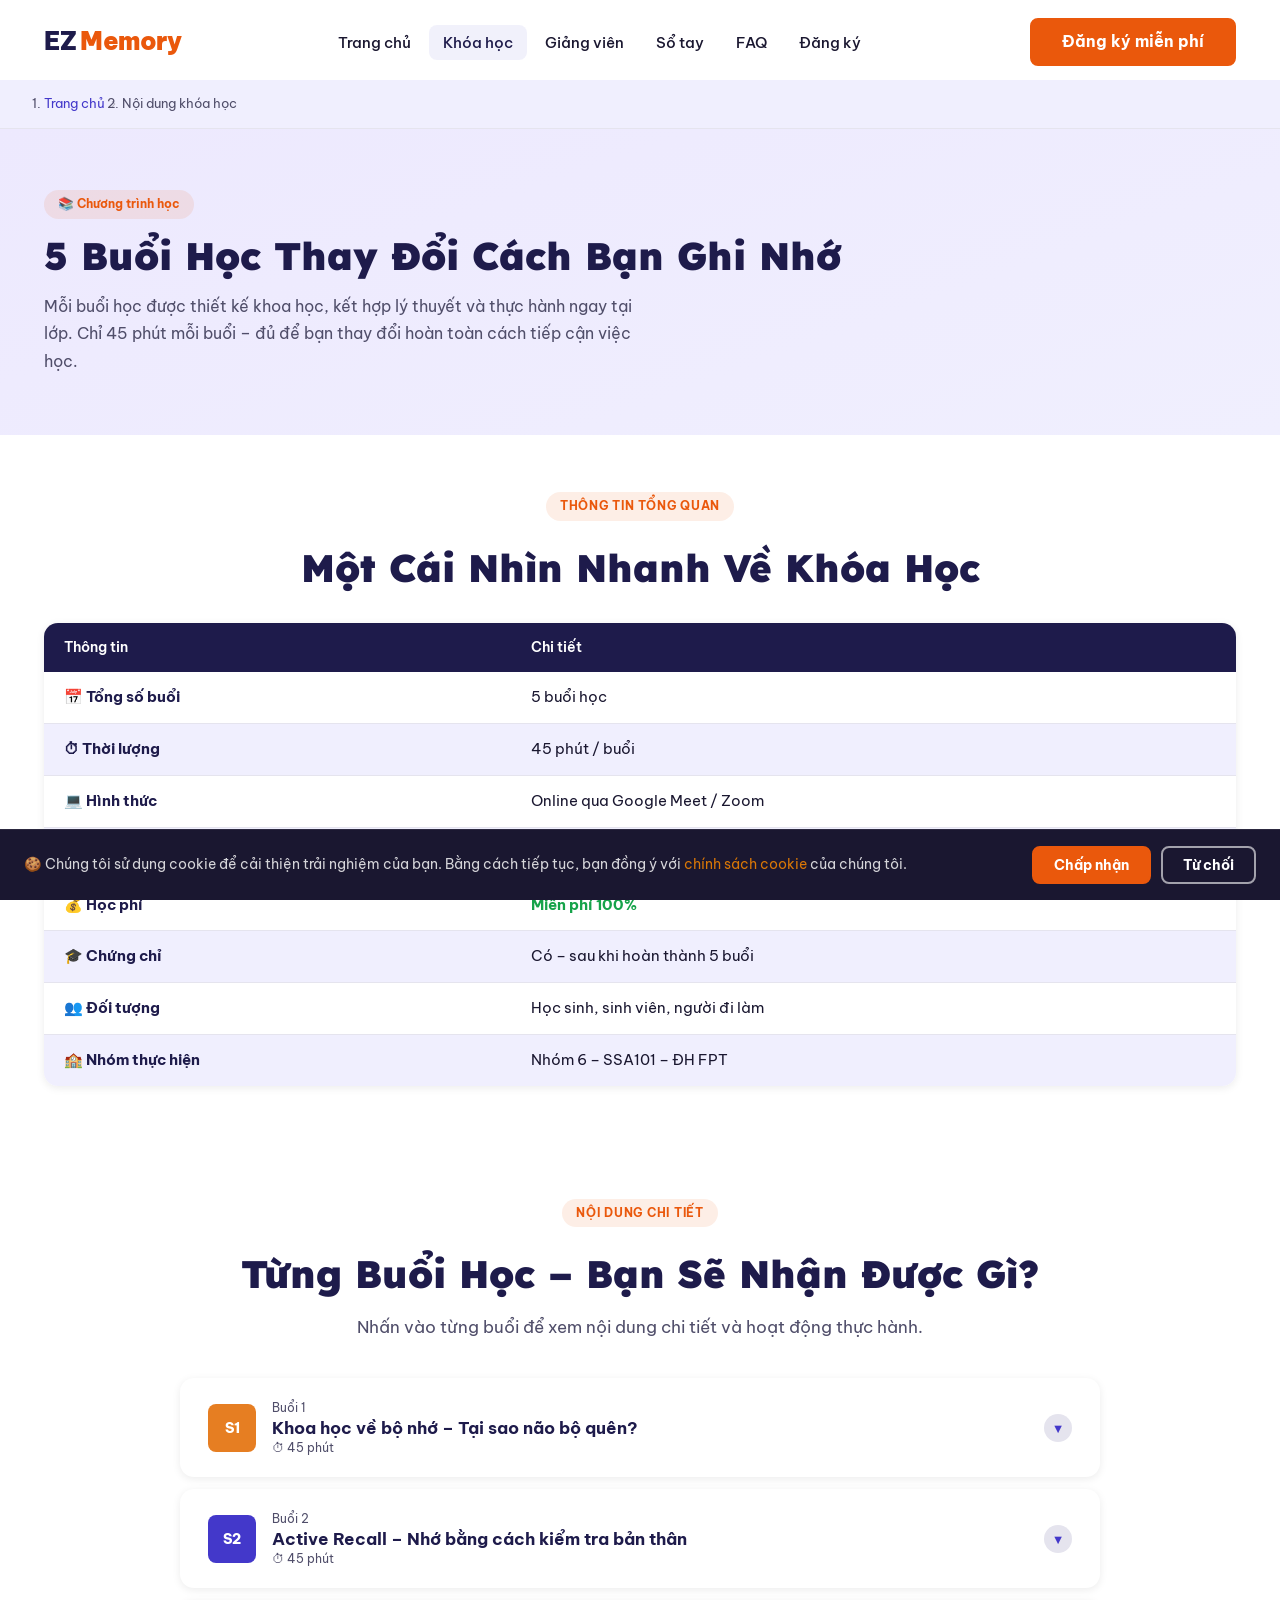
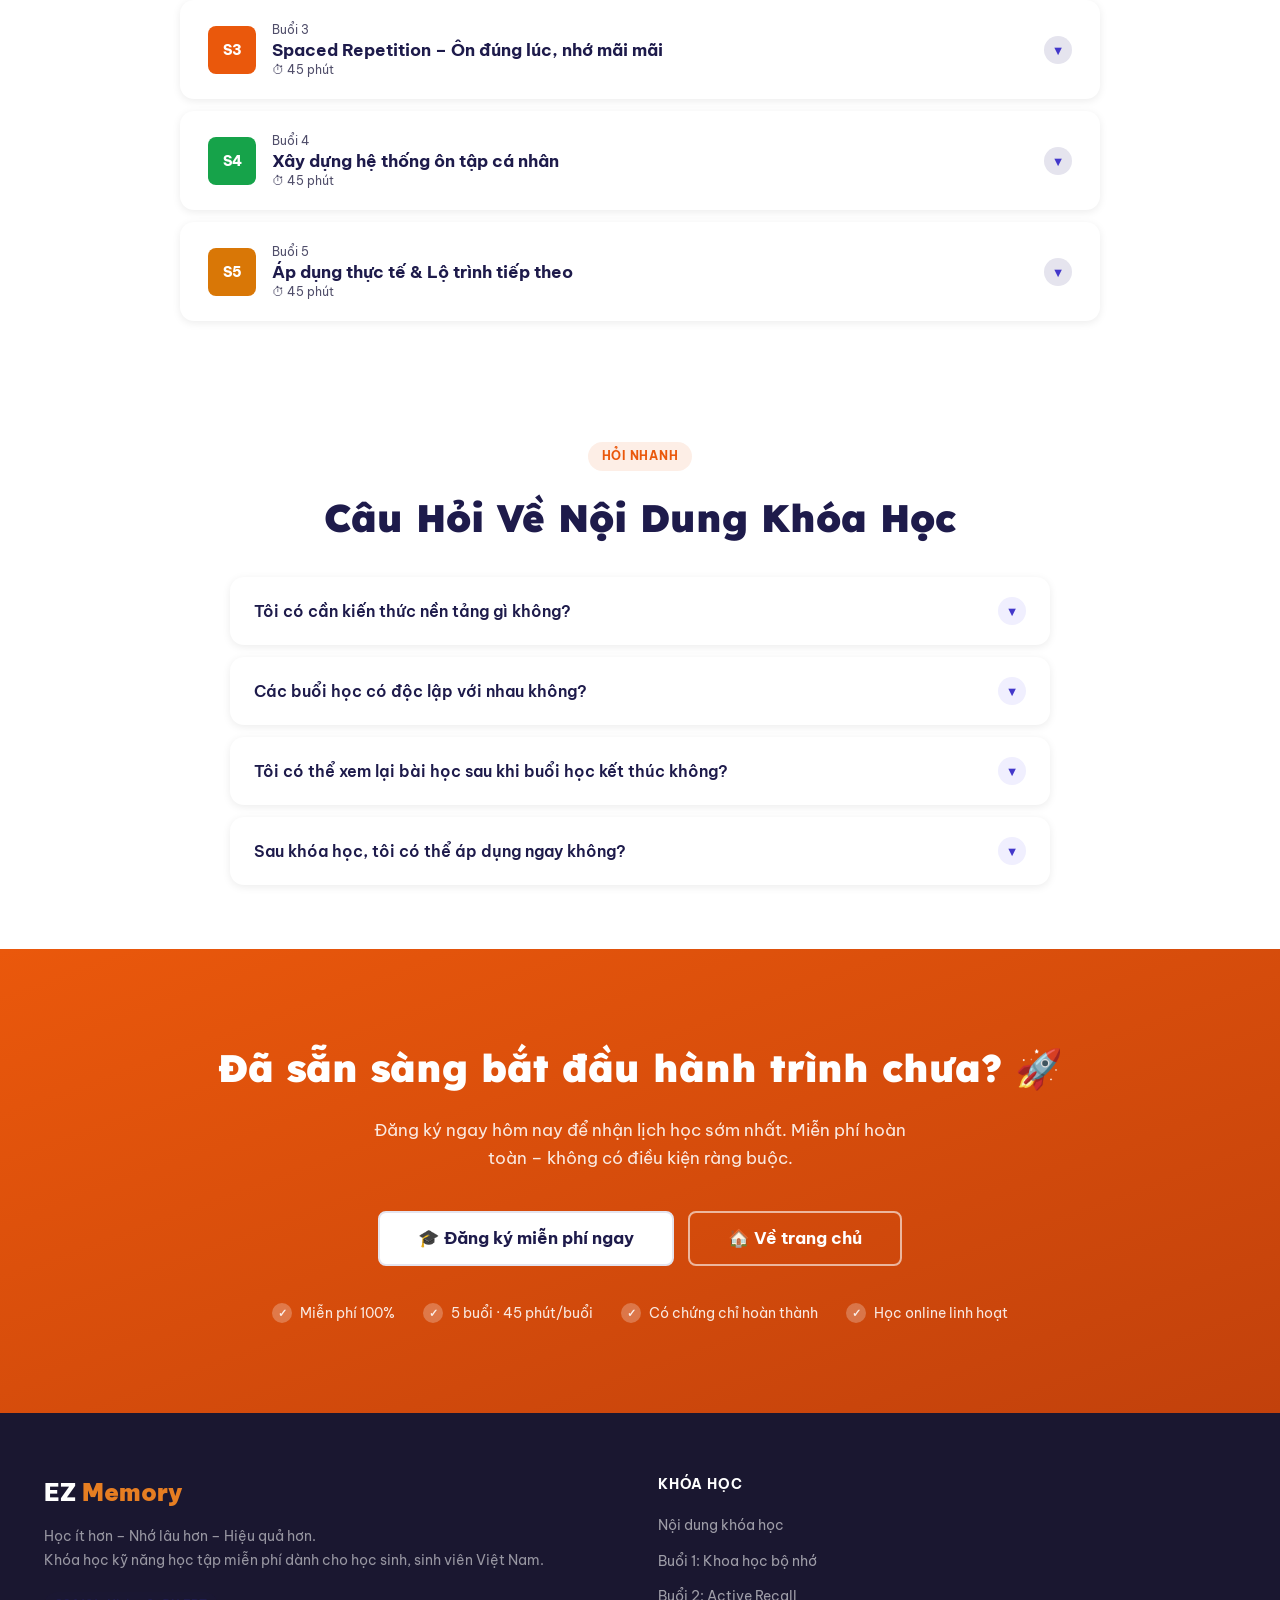
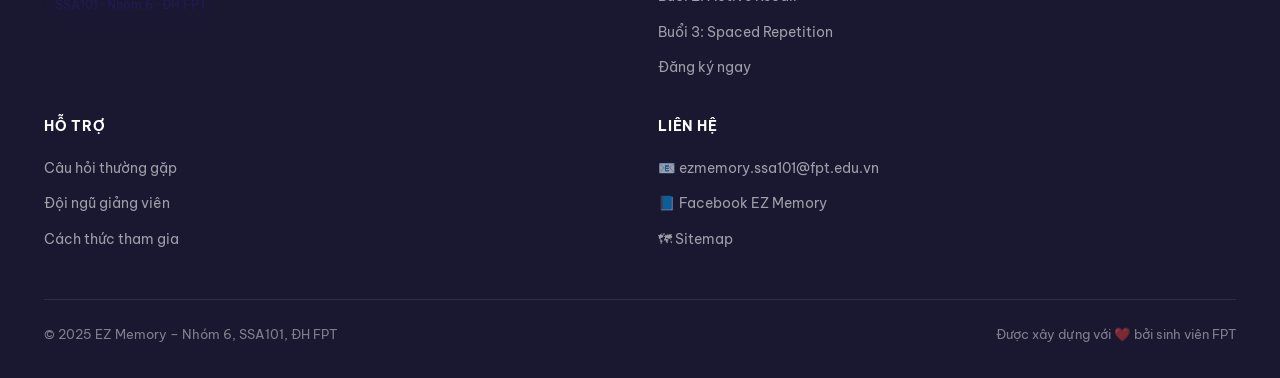
<file: courses.html>
﻿<!DOCTYPE html>
<html lang="vi">
<head>
  <meta charset="UTF-8">
  <meta name="viewport" content="width=device-width, initial-scale=1.0">
  <title>Nội Dung Khóa Học – EZ Memory | 5 Buổi Học Kỹ Năng Ghi Nhớ</title>
  <meta name="description" content="Khám phá chi tiết 5 buổi học của khóa EZ Memory: Khoa học bộ nhớ, Active Recall, Spaced Repetition, Hệ thống ôn tập và Áp dụng thực tế. Hoàn toàn miễn phí!">
  <meta name="keywords" content="EZ Memory khóa học, Active Recall, Spaced Repetition, kỹ năng học tập, nội dung khóa học SSA101">
  <meta name="robots" content="index, follow">
  <link rel="canonical" href="https://ezmemory.edu.vn/courses.html">

  <!-- Open Graph -->
  <meta property="og:type"        content="website">
  <meta property="og:url"         content="https://ezmemory.edu.vn/courses.html">
  <meta property="og:title"       content="Nội Dung Khóa Học – EZ Memory | 5 Buổi 45 Phút">
  <meta property="og:description" content="5 buổi học chi tiết về kỹ năng ghi nhớ hiệu quả – miễn phí, online, có chứng chỉ.">
  <meta property="og:image"       content="https://ezmemory.edu.vn/og-image.png">
  <meta property="og:locale"      content="vi_VN">
  <meta property="og:site_name"   content="EZ Memory">

  <!-- Twitter Card -->
  <meta name="twitter:card"        content="summary_large_image">
  <meta name="twitter:title"       content="Nội Dung Khóa Học – EZ Memory">
  <meta name="twitter:description" content="5 buổi học kỹ năng ghi nhớ · Miễn phí · Online · Có chứng chỉ">

  <link rel="icon" type="image/x-icon" href="favicon.ico">
  <link rel="shortcut icon" type="image/x-icon" href="favicon.ico">
  <!-- Google Fonts: Be Vietnam Pro -->
  <link rel="preconnect" href="https://fonts.googleapis.com">
  <link rel="preconnect" href="https://fonts.gstatic.com" crossorigin>
  <link rel="stylesheet" href="https://fonts.googleapis.com/css2?family=Be+Vietnam+Pro:wght@400;500;600;700;800;900&family=Lexend:wght@700;800;900&display=swap">
  <link rel="stylesheet" href="css/style.css">
</head>
<body>

<a href="#main-content" class="skip-to-content">Bỏ qua điều hướng</a>

<!-- Navbar injected by js/navbar.js -->
<header></header>
<script src="js/navbar.js"></script>

<main id="main-content">

<!-- BREADCRUMB (below nav spacer) -->
<div class="nav-spacer"></div>
<nav class="breadcrumb" aria-label="Breadcrumb">
  <div class="container">
    <ol class="breadcrumb__list" role="list">
      <li class="breadcrumb__item" role="listitem"><a href="index.html">Trang chủ</a></li>
      <span class="breadcrumb__sep" aria-hidden="true">›</span>
      <li class="breadcrumb__item" role="listitem" aria-current="page">Nội dung khóa học</li>
    </ol>
  </div>
</nav>

<!-- PAGE HERO -->
<section class="page-hero" aria-label="Nội dung khóa học">
  <div class="container">
    <div class="page-hero__tag">📚 Chương trình học</div>
    <h1 class="page-hero__title">5 Buổi Học Thay Đổi Cách Bạn Ghi Nhớ</h1>
    <p class="page-hero__subtitle">
      Mỗi buổi học được thiết kế khoa học, kết hợp lý thuyết và thực hành ngay tại lớp.
      Chỉ 45 phút mỗi buổi – đủ để bạn thay đổi hoàn toàn cách tiếp cận việc học.
    </p>
  </div>
</section>

<!-- OVERVIEW TABLE -->
<section class="overview-section section-sm" aria-label="Tổng quan khóa học">
  <div class="container">
    <div class="text-center" style="margin-bottom:32px;">
      <span class="section-tag">Thông tin tổng quan</span>
      <h2 class="section-title" style="margin-top:10px;">Một Cái Nhìn Nhanh Về Khóa Học</h2>
    </div>
    <table class="overview-table" role="table" aria-label="Bảng thông tin khóa học">
      <thead>
        <tr>
          <th scope="col">Thông tin</th>
          <th scope="col">Chi tiết</th>
        </tr>
      </thead>
      <tbody>
        <tr>
          <td data-label="Thông tin"><strong>📅 Tổng số buổi</strong></td>
          <td data-label="Chi tiết">5 buổi học</td>
        </tr>
        <tr>
          <td data-label="Thông tin"><strong>⏱ Thời lượng</strong></td>
          <td data-label="Chi tiết">45 phút / buổi</td>
        </tr>
        <tr>
          <td data-label="Thông tin"><strong>💻 Hình thức</strong></td>
          <td data-label="Chi tiết">Online qua Google Meet / Zoom</td>
        </tr>
        <tr>
          <td data-label="Thông tin"><strong>🌐 Ngôn ngữ</strong></td>
          <td data-label="Chi tiết">Tiếng Việt</td>
        </tr>
        <tr>
          <td data-label="Thông tin"><strong>💰 Học phí</strong></td>
          <td data-label="Chi tiết"><strong style="color:var(--green)">Miễn phí 100%</strong></td>
        </tr>
        <tr>
          <td data-label="Thông tin"><strong>🎓 Chứng chỉ</strong></td>
          <td data-label="Chi tiết">Có – sau khi hoàn thành 5 buổi</td>
        </tr>
        <tr>
          <td data-label="Thông tin"><strong>👥 Đối tượng</strong></td>
          <td data-label="Chi tiết">Học sinh, sinh viên, người đi làm</td>
        </tr>
        <tr>
          <td data-label="Thông tin"><strong>🏫 Nhóm thực hiện</strong></td>
          <td data-label="Chi tiết">Nhóm 6 – SSA101 – ĐH FPT</td>
        </tr>
      </tbody>
    </table>
  </div>
</section>

<!-- SESSION ACCORDION -->
<section class="accordion-section section-sm" aria-label="Chi tiết từng buổi học">
  <div class="container">
    <div class="text-center" style="margin-bottom:36px;">
      <span class="section-tag">Nội dung chi tiết</span>
      <h2 class="section-title" style="margin-top:10px;">Từng Buổi Học – Bạn Sẽ Nhận Được Gì?</h2>
      <p class="section-subtitle">Nhấn vào từng buổi để xem nội dung chi tiết và hoạt động thực hành.</p>
    </div>

    <div class="accordion-list" id="session-accordion">

      <!-- BUOI 1 -->
      <div class="accordion-item fade-in" id="buoi-1">
        <button class="accordion-trigger" aria-expanded="false" aria-controls="content-1">
          <div class="accordion-header-left">
            <div class="accordion-session-badge acc-s1" aria-hidden="true">S1</div>
            <div class="accordion-title-block">
              <div class="accordion-session-num">Buổi 1</div>
              <div class="accordion-session-title">Khoa học về bộ nhớ – Tại sao não bộ quên?</div>
              <div class="accordion-duration">⏱ 45 phút</div>
            </div>
          </div>
          <span class="accordion-icon" aria-hidden="true">▼</span>
        </button>
        <div class="accordion-content" id="content-1" role="region">
          <div class="accordion-content-inner">
            <p>
              Buổi học mở đầu giúp bạn hiểu cơ chế hoạt động của bộ nhớ con người – từ đó
              biết tại sao chúng ta quên và làm thế nào để ngăn chặn điều đó. Đây là nền tảng
              lý thuyết quan trọng cho toàn bộ khóa học.
            </p>
            <ul>
              <li>Lý thuyết quên lãng – Forgetting Curve của Ebbinghaus</li>
              <li>Cơ chế bộ nhớ ngắn hạn và bộ nhớ dài hạn</li>
              <li>Tại sao đọc đi đọc lại không giúp bạn nhớ lâu hơn</li>
              <li>Nguyên lý củng cố ký ức (Memory Consolidation)</li>
              <li>Mối liên hệ giữa cảm xúc và khả năng ghi nhớ</li>
            </ul>
            <div class="accordion-activity">
              <strong>🎯 Hoạt động thực hành:</strong>
              Tự kiểm tra mức độ ghi nhớ hiện tại với bài tập "Brain Dump" – viết ra mọi thứ
              bạn nhớ về một chủ đề mà không xem tài liệu.
            </div>
          </div>
        </div>
      </div>

      <!-- BUOI 2 -->
      <div class="accordion-item fade-in fade-in-delay-1" id="buoi-2">
        <button class="accordion-trigger" aria-expanded="false" aria-controls="content-2">
          <div class="accordion-header-left">
            <div class="accordion-session-badge acc-s2" aria-hidden="true">S2</div>
            <div class="accordion-title-block">
              <div class="accordion-session-num">Buổi 2</div>
              <div class="accordion-session-title">Active Recall – Nhớ bằng cách kiểm tra bản thân</div>
              <div class="accordion-duration">⏱ 45 phút</div>
            </div>
          </div>
          <span class="accordion-icon" aria-hidden="true">▼</span>
        </button>
        <div class="accordion-content" id="content-2" role="region">
          <div class="accordion-content-inner">
            <p>
              Active Recall là kỹ thuật học tập mạnh nhất được khoa học chứng minh. Thay vì đọc
              đi đọc lại (passive review), bạn buộc não phải <strong>truy xuất thông tin</strong>
              từ bộ nhớ – đây là cách duy nhất để tạo ra ký ức bền vững.
            </p>
            <ul>
              <li>Sự khác biệt giữa Active Recall và Passive Review</li>
              <li>Kỹ thuật Feynman – học bằng cách giải thích đơn giản</li>
              <li>Cách tạo và sử dụng flashcard hiệu quả</li>
              <li>Practice Testing – tự kiểm tra là ôn tập tốt nhất</li>
              <li>Ứng dụng Active Recall khi đọc sách và ghi chú</li>
            </ul>
            <div class="accordion-activity">
              <strong>🎯 Hoạt động thực hành:</strong>
              Tạo 20 flashcard cho môn học bạn đang học theo quy tắc "1 mặt – 1 câu hỏi,
              1 mặt – 1 câu trả lời ngắn gọn".
            </div>
          </div>
        </div>
      </div>

      <!-- BUOI 3 -->
      <div class="accordion-item fade-in fade-in-delay-2" id="buoi-3">
        <button class="accordion-trigger" aria-expanded="false" aria-controls="content-3">
          <div class="accordion-header-left">
            <div class="accordion-session-badge acc-s3" aria-hidden="true">S3</div>
            <div class="accordion-title-block">
              <div class="accordion-session-num">Buổi 3</div>
              <div class="accordion-session-title">Spaced Repetition – Ôn đúng lúc, nhớ mãi mãi</div>
              <div class="accordion-duration">⏱ 45 phút</div>
            </div>
          </div>
          <span class="accordion-icon" aria-hidden="true">▼</span>
        </button>
        <div class="accordion-content" id="content-3" role="region">
          <div class="accordion-content-inner">
            <p>
              Spaced Repetition là chiến lược ôn tập theo khoảng cách thời gian tối ưu – ôn
              ngay khi bạn <em>sắp quên</em>. Đây là cách hiệu quả nhất để đánh bại đường cong
              quên lãng và giữ thông tin trong bộ nhớ dài hạn mãi mãi.
            </p>
            <ul>
              <li>Đường cong quên lãng và cách "kéo dài" ký ức</li>
              <li>Lịch ôn tập tối ưu: 1 ngày – 3 ngày – 7 ngày – 21 ngày</li>
              <li>Công cụ Anki – phần mềm Spaced Repetition miễn phí</li>
              <li>Phương án thủ công với thẻ giấy và Notion</li>
              <li>Xây dựng thói quen ôn tập hàng ngày</li>
            </ul>
            <div class="accordion-activity">
              <strong>🎯 Hoạt động thực hành:</strong>
              Lập lịch ôn tập 30 ngày cho 20 flashcard đã tạo ở buổi 2 theo nguyên tắc
              Spaced Repetition.
            </div>
          </div>
        </div>
      </div>

      <!-- BUOI 4 -->
      <div class="accordion-item fade-in fade-in-delay-1" id="buoi-4">
        <button class="accordion-trigger" aria-expanded="false" aria-controls="content-4">
          <div class="accordion-header-left">
            <div class="accordion-session-badge acc-s4" aria-hidden="true">S4</div>
            <div class="accordion-title-block">
              <div class="accordion-session-num">Buổi 4</div>
              <div class="accordion-session-title">Xây dựng hệ thống ôn tập cá nhân</div>
              <div class="accordion-duration">⏱ 45 phút</div>
            </div>
          </div>
          <span class="accordion-icon" aria-hidden="true">▼</span>
        </button>
        <div class="accordion-content" id="content-4" role="region">
          <div class="accordion-content-inner">
            <p>
              Kết hợp Active Recall và Spaced Repetition với các phương pháp ghi chú tiên tiến
              để tạo ra một hệ thống học tập <strong>cá nhân hoá</strong> – phù hợp với phong
              cách học và môn học của riêng bạn.
            </p>
            <ul>
              <li>Cornell Notes Method – ghi chú có cấu trúc rõ ràng</li>
              <li>Mind Mapping – tư duy sơ đồ cho môn học phức tạp</li>
              <li>Kết hợp Active Recall vào Cornell Notes</li>
              <li>Zettelkasten cơ bản – hệ thống thẻ ghi chú liên kết</li>
              <li>Quản lý thời gian và xây dựng lịch học tuần</li>
            </ul>
            <div class="accordion-activity">
              <strong>🎯 Hoạt động thực hành:</strong>
              Xây dựng bộ hệ thống ôn tập cá nhân hoàn chỉnh cho 1 môn học – bao gồm
              flashcard, lịch ôn tập và template ghi chú.
            </div>
          </div>
        </div>
      </div>

      <!-- BUOI 5 -->
      <div class="accordion-item fade-in fade-in-delay-2" id="buoi-5">
        <button class="accordion-trigger" aria-expanded="false" aria-controls="content-5">
          <div class="accordion-header-left">
            <div class="accordion-session-badge acc-s5" aria-hidden="true">S5</div>
            <div class="accordion-title-block">
              <div class="accordion-session-num">Buổi 5</div>
              <div class="accordion-session-title">Áp dụng thực tế &amp; Lộ trình tiếp theo</div>
              <div class="accordion-duration">⏱ 45 phút</div>
            </div>
          </div>
          <span class="accordion-icon" aria-hidden="true">▼</span>
        </button>
        <div class="accordion-content" id="content-5" role="region">
          <div class="accordion-content-inner">
            <p>
              Buổi học cuối tổng hợp toàn bộ kiến thức qua các case study thực tế từ học viên,
              đồng thời giúp bạn lên kế hoạch áp dụng những gì đã học vào cuộc sống học tập
              hàng ngày.
            </p>
            <ul>
              <li>Case study: học viên đã áp dụng EZ Memory như thế nào?</li>
              <li>Tổng hợp toàn bộ phương pháp trong một framework</li>
              <li>Lộ trình học tập tiếp tục sau khóa học</li>
              <li>Tài nguyên đọc thêm và công cụ hỗ trợ</li>
              <li>Q&amp;A – giải đáp thắc mắc trực tiếp với giảng viên</li>
            </ul>
            <div class="accordion-activity">
              <strong>🎯 Hoạt động thực hành:</strong>
              Lập kế hoạch học tập cá nhân cho 1 tháng tiếp theo – áp dụng đầy đủ Active
              Recall và Spaced Repetition vào tất cả các môn học.
            </div>
          </div>
        </div>
      </div>

    </div>
  </div>
</section>

<!-- SHORT FAQ -->
<section class="page-faq" aria-label="Câu hỏi nhanh về khóa học">
  <div class="container text-center">
    <span class="section-tag">Hỏi nhanh</span>
    <h2 class="section-title" style="margin-top:10px;margin-bottom:36px;">Câu Hỏi Về Nội Dung Khóa Học</h2>
    <div class="faq__list" style="margin-top:0;" role="list">

      <div class="faq-item fade-in" role="listitem">
        <button class="faq-item__question" aria-expanded="false" aria-controls="kfaq-1">
          Tôi có cần kiến thức nền tảng gì không?
          <span class="faq-item__icon" aria-hidden="true">▼</span>
        </button>
        <div class="faq-item__answer" id="kfaq-1" role="region">
          <div class="faq-item__answer-inner">
            Không cần bất kỳ kiến thức nền tảng nào. Khóa học được thiết kế từ cơ bản đến nâng cao,
            phù hợp với mọi đối tượng từ học sinh cấp 3 đến người đi làm.
          </div>
        </div>
      </div>

      <div class="faq-item fade-in fade-in-delay-1" role="listitem">
        <button class="faq-item__question" aria-expanded="false" aria-controls="kfaq-2">
          Các buổi học có độc lập với nhau không?
          <span class="faq-item__icon" aria-hidden="true">▼</span>
        </button>
        <div class="faq-item__answer" id="kfaq-2" role="region">
          <div class="faq-item__answer-inner">
            Các buổi học có liên kết nhau theo trình tự từ lý thuyết đến thực hành. Chúng tôi
            khuyến khích học theo thứ tự để có trải nghiệm tốt nhất. Tuy nhiên, mỗi buổi vẫn
            có giá trị độc lập riêng.
          </div>
        </div>
      </div>

      <div class="faq-item fade-in fade-in-delay-2" role="listitem">
        <button class="faq-item__question" aria-expanded="false" aria-controls="kfaq-3">
          Tôi có thể xem lại bài học sau khi buổi học kết thúc không?
          <span class="faq-item__icon" aria-hidden="true">▼</span>
        </button>
        <div class="faq-item__answer" id="kfaq-3" role="region">
          <div class="faq-item__answer-inner">
            Có! Tất cả các buổi học đều được ghi lại và chia sẻ cho học viên đã đăng ký qua
            email. Bạn có thể xem lại không giới hạn số lần trong suốt thời gian khóa học còn
            hoạt động.
          </div>
        </div>
      </div>

      <div class="faq-item fade-in fade-in-delay-1" role="listitem">
        <button class="faq-item__question" aria-expanded="false" aria-controls="kfaq-4">
          Sau khóa học, tôi có thể áp dụng ngay không?
          <span class="faq-item__icon" aria-hidden="true">▼</span>
        </button>
        <div class="faq-item__answer" id="kfaq-4" role="region">
          <div class="faq-item__answer-inner">
            Hoàn toàn có thể! Sau mỗi buổi học đều có hoạt động thực hành ngay tại lớp. Bạn sẽ
            về nhà với một sản phẩm cụ thể (bộ flashcard, lịch ôn tập, kế hoạch học tập) có thể
            dùng ngay cho các môn học hiện tại.
          </div>
        </div>
      </div>

    </div>
  </div>
</section>

<!-- CTA -->
<section class="cta-section" aria-label="Đăng ký khóa học">
  <div class="container">
    <h2 class="cta-section__title fade-in">Đã sẵn sàng bắt đầu hành trình chưa? 🚀</h2>
    <p class="cta-section__subtitle fade-in fade-in-delay-1">
      Đăng ký ngay hôm nay để nhận lịch học sớm nhất.
      Miễn phí hoàn toàn – không có điều kiện ràng buộc.
    </p>
    <div class="cta-section__btns fade-in fade-in-delay-2">
      <a href="register.html" class="btn btn-white btn-lg" aria-label="Đăng ký miễn phí ngay">
        🎓 Đăng ký miễn phí ngay
      </a>
      <a href="index.html" class="btn btn-outline-white btn-lg" aria-label="Quay về trang chủ">
        🏠 Về trang chủ
      </a>
    </div>
    <div class="cta-section__reassurance fade-in fade-in-delay-3">
      <div class="cta-reassurance-item">Miễn phí 100%</div>
      <div class="cta-reassurance-item">5 buổi · 45 phút/buổi</div>
      <div class="cta-reassurance-item">Có chứng chỉ hoàn thành</div>
      <div class="cta-reassurance-item">Học online linh hoạt</div>
    </div>
  </div>
</section>

</main>

<!-- FOOTER -->
<footer class="footer" role="contentinfo">
  <div class="container">
    <div class="footer__grid">
      <div>
        <a href="index.html" class="footer__logo">EZ <span class="logo-accent">Memory</span></a>
        <p class="footer__tagline">Học ít hơn – Nhớ lâu hơn – Hiệu quả hơn.<br>
          Khóa học kỹ năng học tập miễn phí dành cho học sinh, sinh viên Việt Nam.</p>
        <span class="tag tag--navy" style="font-size:.78rem;">SSA101 · Nhóm 6 · ĐH FPT</span>
      </div>
      <div>
        <p class="footer__heading">Khóa học</p>
        <ul class="footer__links" role="list">
          <li><a href="courses.html" class="footer__link">Nội dung khóa học</a></li>
          <li><a href="#buoi-1" class="footer__link">Buổi 1: Khoa học bộ nhớ</a></li>
          <li><a href="#buoi-2" class="footer__link">Buổi 2: Active Recall</a></li>
          <li><a href="#buoi-3" class="footer__link">Buổi 3: Spaced Repetition</a></li>
          <li><a href="register.html" class="footer__link">Đăng ký ngay</a></li>
        </ul>
      </div>
      <div>
        <p class="footer__heading">Hỗ trợ</p>
        <ul class="footer__links" role="list">
          <li><a href="index.html#faq"        class="footer__link">Câu hỏi thường gặp</a></li>
          <li><a href="index.html#giang-vien" class="footer__link">Đội ngũ giảng viên</a></li>
          <li><a href="index.html#quy-trinh"  class="footer__link">Cách thức tham gia</a></li>
        </ul>
      </div>
      <div>
        <p class="footer__heading">Liên hệ</p>
        <ul class="footer__links" role="list">
          <li><a href="mailto:ezmemory.ssa101@fpt.edu.vn" class="footer__link">📧 ezmemory.ssa101@fpt.edu.vn</a></li>
          <li><a href="#" class="footer__link">📘 Facebook EZ Memory</a></li>
          <li><a href="sitemap.xml" class="footer__link">🗺 Sitemap</a></li>
        </ul>
      </div>
    </div>
    <div class="footer__bottom">
      <span>© 2025 EZ Memory – Nhóm 6, SSA101, ĐH FPT</span>
      <span>Được xây dựng với ❤️ bởi sinh viên FPT</span>
    </div>
  </div>
</footer>

<!-- COOKIE BANNER -->
<div id="cookie-banner" class="cookie-banner" role="dialog" aria-label="Thông báo cookie" aria-live="polite">
  <p>🍪 Chúng tôi sử dụng cookie để cải thiện trải nghiệm của bạn. Bằng cách tiếp tục, bạn đồng ý với <a href="#" style="color:var(--yellow)">chính sách cookie</a> của chúng tôi.</p>
  <div class="cookie-banner__btns">
    <button class="btn btn-primary" data-cookie-accept style="padding:10px 20px;font-size:.88rem;">Chấp nhận</button>
    <button class="btn btn-outline-white" data-cookie-decline style="padding:10px 20px;font-size:.88rem;">Từ chối</button>
  </div>
</div>

<script src="js/main.js" defer></script>
</body>
</html>
</file>
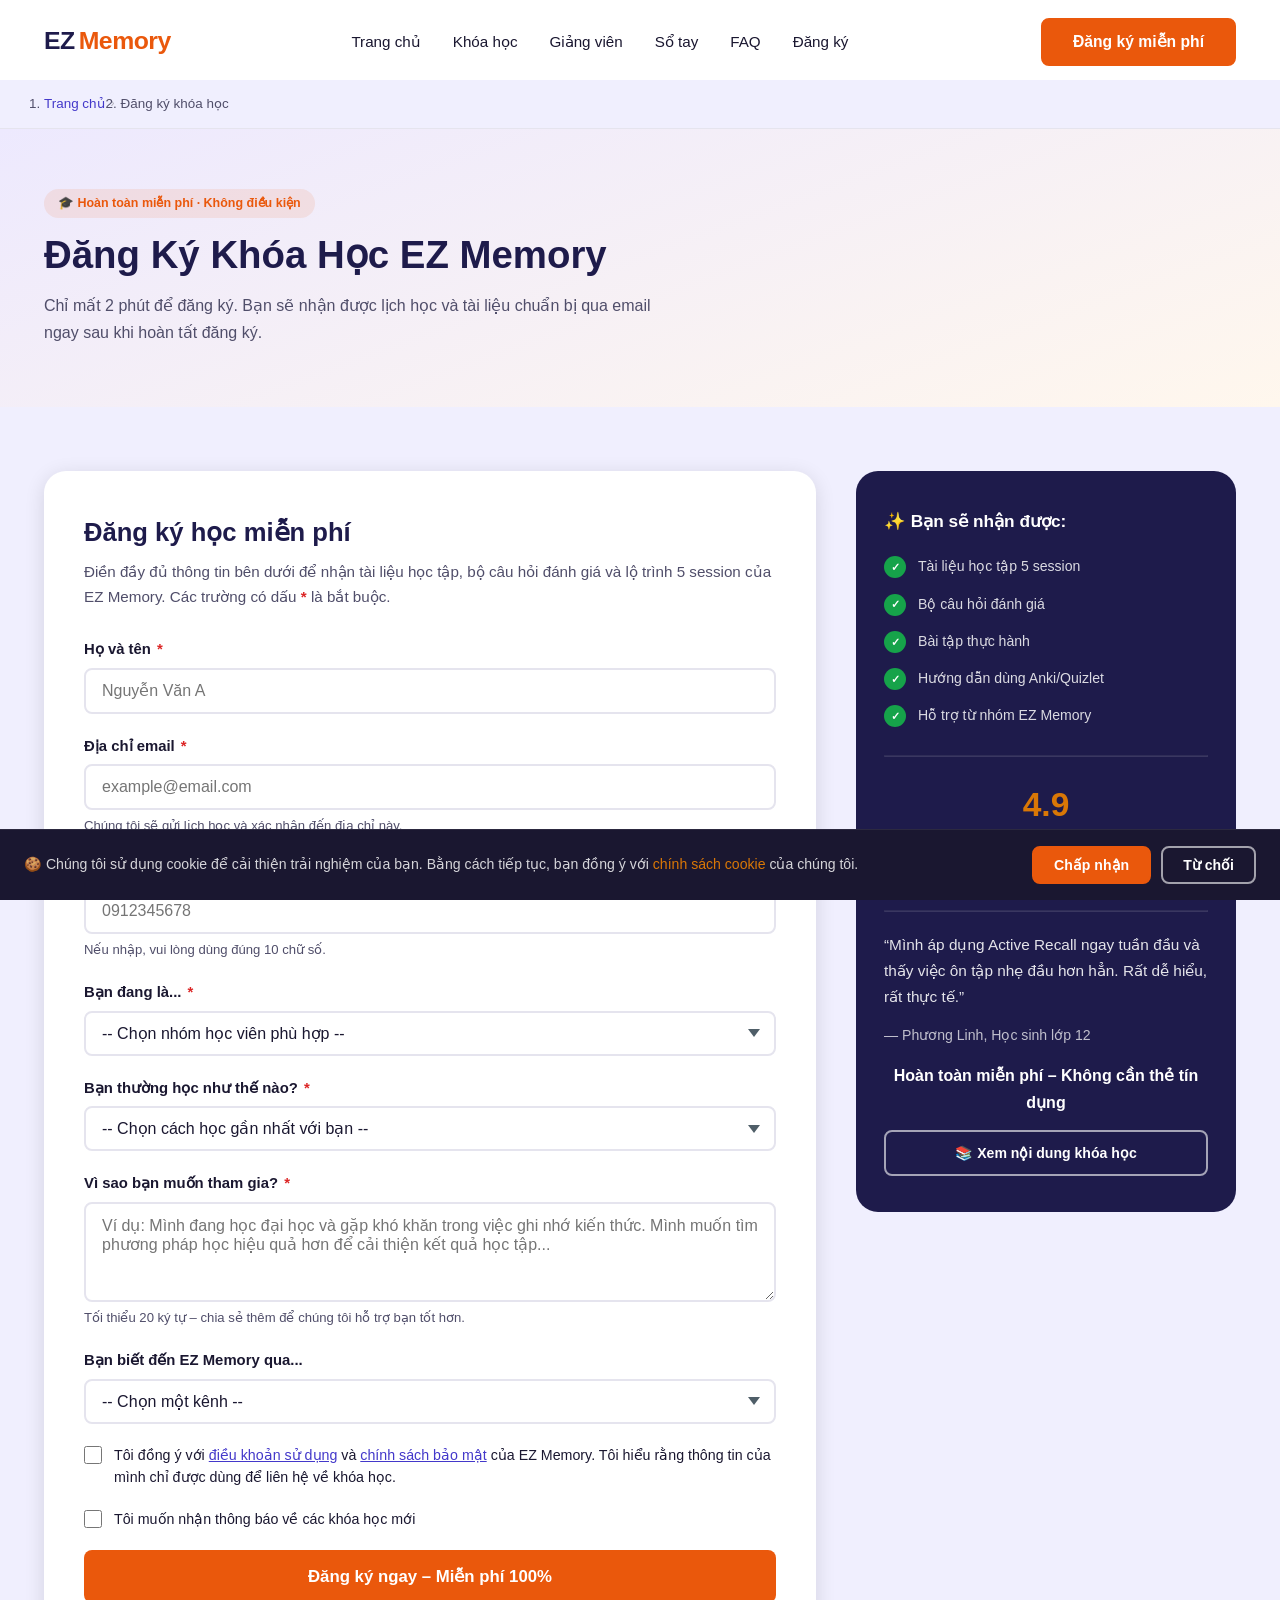
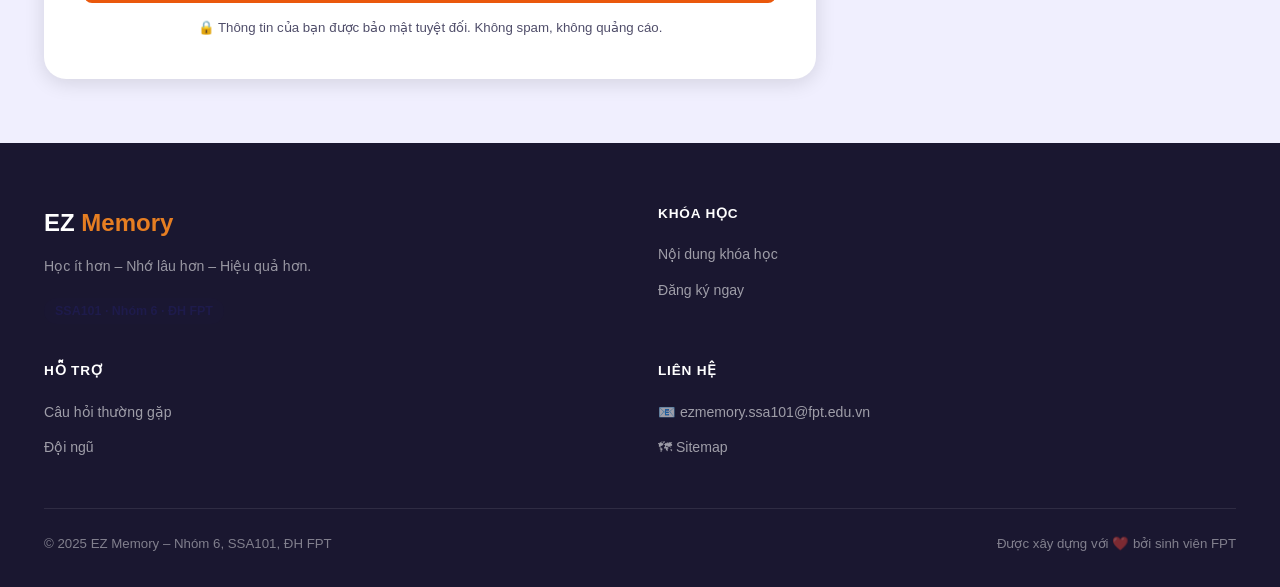
<file: dang-ky.html>
<!DOCTYPE html>
<html lang="vi">
<head>
  <meta charset="UTF-8">
  <meta name="viewport" content="width=device-width, initial-scale=1.0">
  <title>Đăng Ký Học Miễn Phí | EZ Memory</title>
  <meta name="description" content="Đăng ký tham gia khóa học EZ Memory hoàn toàn miễn phí. Nhận tài liệu học tập ngay sau khi đăng ký.">
  <meta name="keywords" content="đăng ký EZ Memory, khóa học miễn phí, kỹ năng học tập online, SSA101 FPT">
  <meta name="robots" content="index, follow">
  <link rel="canonical" href="https://ezmemory.edu.vn/dang-ky.html">

  <!-- Open Graph -->
  <meta property="og:type"        content="website">
  <meta property="og:url"         content="https://ezmemory.edu.vn/dang-ky.html">
  <meta property="og:title"       content="Đăng Ký Học Miễn Phí | EZ Memory">
  <meta property="og:description" content="Điền form đăng ký EZ Memory để nhận tài liệu học tập 5 session và hướng dẫn thực hành miễn phí.">
  <meta property="og:image"       content="https://ezmemory.edu.vn/og-image.png">
  <meta property="og:locale"      content="vi_VN">
  <meta property="og:site_name"   content="EZ Memory">

  <!-- Twitter Card -->
  <meta name="twitter:card"        content="summary_large_image">
  <meta name="twitter:title"       content="Đăng Ký Học Miễn Phí | EZ Memory">
  <meta name="twitter:description" content="Đăng ký EZ Memory miễn phí và nhận ngay lộ trình học, bài tập thực hành và hướng dẫn Anki/Quizlet.">

  <link rel="icon" type="image/x-icon" href="favicon.ico">
  <link rel="stylesheet" href="css/style.css">
</head>
<body>

<!-- Navbar injected by js/navbar.js -->
<header></header>
<script src="js/navbar.js"></script>

<main>

<!-- BREADCRUMB -->
<div class="nav-spacer"></div>
<nav class="breadcrumb" aria-label="Breadcrumb">
  <div class="container">
    <ol class="breadcrumb__list" role="list">
      <li class="breadcrumb__item" role="listitem"><a href="index.html">Trang chủ</a></li>
      <span class="breadcrumb__sep" aria-hidden="true">›</span>
      <li class="breadcrumb__item" role="listitem" aria-current="page">Đăng ký khóa học</li>
    </ol>
  </div>
</nav>

<!-- PAGE HERO -->
<section class="page-hero register-hero" aria-label="Đăng ký EZ Memory">
  <div class="container">
    <div class="page-hero__tag">🎓 Hoàn toàn miễn phí · Không điều kiện</div>
    <h1 class="page-hero__title">Đăng Ký Khóa Học EZ Memory</h1>
    <p class="page-hero__subtitle">
      Chỉ mất 2 phút để đăng ký. Bạn sẽ nhận được lịch học và tài liệu chuẩn bị
      qua email ngay sau khi hoàn tất đăng ký.
    </p>
  </div>
</section>

<!-- REGISTRATION FORM + SIDEBAR -->
<section class="register-body" aria-label="Form đăng ký">
  <div class="container">
    <div class="register-grid">

      <!-- FORM -->
      <div>
        <div class="form-card fade-in">
          <h2 class="form-card__title">Đăng ký học miễn phí</h2>
          <p class="form-card__subtitle">
            Điền đầy đủ thông tin bên dưới để nhận tài liệu học tập, bộ câu hỏi đánh giá và lộ trình 5 session của EZ Memory. Các trường có dấu
            <span style="color:var(--red);font-weight:700">*</span> là bắt buộc.
          </p>

          <form id="registration-form" novalidate aria-label="Form đăng ký khóa học EZ Memory">

            <!-- HO VA TEN -->
            <div class="form-group">
              <label class="form-label" for="fullname">
                Họ và tên <span class="required" aria-hidden="true">*</span>
              </label>
              <input
                type="text"
                id="fullname"
                name="fullname"
                class="form-control"
                placeholder="Nguyễn Văn A"
                autocomplete="name"
                aria-required="true"
                aria-describedby="fullname-error"
                maxlength="100"
              >
              <div class="form-error" id="fullname-error" role="alert" aria-live="polite"></div>
            </div>

            <!-- EMAIL -->
            <div class="form-group">
              <label class="form-label" for="email">
                Địa chỉ email <span class="required" aria-hidden="true">*</span>
              </label>
              <input
                type="email"
                id="email"
                name="email"
                class="form-control"
                placeholder="example@email.com"
                autocomplete="email"
                aria-required="true"
                aria-describedby="email-error"
                maxlength="150"
              >
              <div class="form-hint">Chúng tôi sẽ gửi lịch học và xác nhận đến địa chỉ này.</div>
              <div class="form-error" id="email-error" role="alert" aria-live="polite"></div>
            </div>

            <!-- SO DIEN THOAI -->
            <div class="form-group">
              <label class="form-label" for="phone">
                Số điện thoại <span style="color:var(--gray);font-weight:400">(không bắt buộc)</span>
              </label>
              <input
                type="tel"
                id="phone"
                name="phone"
                class="form-control"
                placeholder="0912345678"
                autocomplete="tel"
                aria-describedby="phone-hint phone-error"
                maxlength="15"
                inputmode="numeric"
              >
              <div class="form-hint" id="phone-hint">Nếu nhập, vui lòng dùng đúng 10 chữ số.</div>
              <div class="form-error" id="phone-error" role="alert" aria-live="polite"></div>
            </div>

            <!-- TRINH DO HOC VAN -->
            <div class="form-group">
              <label class="form-label" for="education">
                Bạn đang là... <span class="required" aria-hidden="true">*</span>
              </label>
              <select
                id="education"
                name="education"
                class="form-control"
                aria-required="true"
                aria-describedby="education-error"
              >
                <option value="" disabled selected>-- Chọn nhóm học viên phù hợp --</option>
                <option value="thpt">Học sinh THPT</option>
                <option value="daihoc">Sinh viên đại học</option>
                <option value="dilam">Người đi làm</option>
                <option value="khac">Khác</option>
              </select>
              <div class="form-error" id="education-error" role="alert" aria-live="polite"></div>
            </div>

            <div class="form-group">
              <label class="form-label" for="study-style">
                Bạn thường học như thế nào? <span class="required" aria-hidden="true">*</span>
              </label>
              <select
                id="study-style"
                name="studyStyle"
                class="form-control"
                aria-required="true"
                aria-describedby="study-style-error"
              >
                <option value="" disabled selected>-- Chọn cách học gần nhất với bạn --</option>
                <option value="doc-lai">Đọc lại tài liệu</option>
                <option value="chep-bai">Chép bài</option>
                <option value="highlight">Highlight</option>
                <option value="hoc-thuoc">Học thuộc</option>
                <option value="chua-co-phuong-phap">Chưa có phương pháp</option>
              </select>
              <div class="form-error" id="study-style-error" role="alert" aria-live="polite"></div>
            </div>

            <!-- LY DO THAM GIA -->
            <div class="form-group">
              <label class="form-label" for="reason">
                Vì sao bạn muốn tham gia? <span class="required" aria-hidden="true">*</span>
              </label>
              <textarea
                id="reason"
                name="reason"
                class="form-control"
                placeholder="Ví dụ: Mình đang học đại học và gặp khó khăn trong việc ghi nhớ kiến thức. Mình muốn tìm phương pháp học hiệu quả hơn để cải thiện kết quả học tập..."
                aria-required="true"
                aria-describedby="reason-hint reason-error"
                rows="4"
                maxlength="1000"
              ></textarea>
              <div class="form-hint" id="reason-hint">Tối thiểu 20 ký tự – chia sẻ thêm để chúng tôi hỗ trợ bạn tốt hơn.</div>
              <div class="form-error" id="reason-error" role="alert" aria-live="polite"></div>
            </div>

            <div class="form-group">
              <label class="form-label" for="source">Bạn biết đến EZ Memory qua...</label>
              <select
                id="source"
                name="source"
                class="form-control"
              >
                <option value="" selected>-- Chọn một kênh --</option>
                <option value="facebook">Facebook</option>
                <option value="zalo">Zalo</option>
                <option value="ban-be">Bạn bè</option>
                <option value="truong-hoc">Trường học</option>
                <option value="google">Google</option>
                <option value="khac">Khác</option>
              </select>
            </div>

            <!-- DIEU KHOAN -->
            <div class="form-group">
              <label class="form-check" for="terms">
                <input
                  type="checkbox"
                  id="terms"
                  name="terms"
                  aria-required="true"
                  aria-describedby="terms-error"
                >
                <span class="form-check__label">
                  Tôi đồng ý với
                  <a href="#" aria-label="Điều khoản sử dụng">điều khoản sử dụng</a>
                  và
                  <a href="#" aria-label="Chính sách bảo mật">chính sách bảo mật</a>
                  của EZ Memory. Tôi hiểu rằng thông tin của mình chỉ được dùng để liên hệ về khóa học.
                </span>
              </label>
              <div class="form-error" id="terms-error" role="alert" aria-live="polite"></div>
            </div>

            <div class="form-group">
              <label class="form-check" for="newsletter">
                <input
                  type="checkbox"
                  id="newsletter"
                  name="newsletter"
                >
                <span class="form-check__label">
                  Tôi muốn nhận thông báo về các khóa học mới
                </span>
              </label>
            </div>

            <!-- SUBMIT -->
            <button type="submit" class="btn-submit" aria-label="Đăng ký khóa học EZ Memory">
              Đăng ký ngay – Miễn phí 100%
            </button>

            <p style="text-align:center;margin-top:14px;font-size:.83rem;color:var(--gray);">
              🔒 Thông tin của bạn được bảo mật tuyệt đối. Không spam, không quảng cáo.
            </p>

          </form>
        </div>
      </div>

      <!-- SIDEBAR -->
      <div>
        <div class="benefit-sidebar fade-in fade-in-delay-2">
          <h3 class="benefit-sidebar__title">✨ Bạn sẽ nhận được:</h3>
          <ul class="benefit-sidebar__list" role="list">
            <li class="benefit-sidebar__item" role="listitem">
              <div class="benefit-sidebar__check" aria-hidden="true">✓</div>
              <span>Tài liệu học tập 5 session</span>
            </li>
            <li class="benefit-sidebar__item" role="listitem">
              <div class="benefit-sidebar__check" aria-hidden="true">✓</div>
              <span>Bộ câu hỏi đánh giá</span>
            </li>
            <li class="benefit-sidebar__item" role="listitem">
              <div class="benefit-sidebar__check" aria-hidden="true">✓</div>
              <span>Bài tập thực hành</span>
            </li>
            <li class="benefit-sidebar__item" role="listitem">
              <div class="benefit-sidebar__check" aria-hidden="true">✓</div>
              <span>Hướng dẫn dùng Anki/Quizlet</span>
            </li>
            <li class="benefit-sidebar__item" role="listitem">
              <div class="benefit-sidebar__check" aria-hidden="true">✓</div>
              <span>Hỗ trợ từ nhóm EZ Memory</span>
            </li>
          </ul>

          <hr class="benefit-sidebar__divider">

          <div class="benefit-sidebar__proof">
            <div class="benefit-sidebar__rating" aria-label="Đánh giá 4.9 trên 5">4.9</div>
            <div class="benefit-sidebar__stars" aria-hidden="true">★★★★★</div>
            <div class="benefit-sidebar__proof-text">Đã có 500+ học viên đăng ký</div>
          </div>

          <hr class="benefit-sidebar__divider">

          <blockquote style="font-size:0.96rem; line-height:1.7; color:rgba(255,255,255,.88); margin-bottom:14px;">
            “Mình áp dụng Active Recall ngay tuần đầu và thấy việc ôn tập nhẹ đầu hơn hẳn. Rất dễ hiểu, rất thực tế.”
          </blockquote>
          <p style="font-size:.88rem;color:rgba(255,255,255,.72);margin-bottom:16px;">— Phương Linh, Học sinh lớp 12</p>
          <div style="text-align:center;">
            <p style="font-size:1rem;font-weight:700;color:var(--white);margin-bottom:14px;">
              Hoàn toàn miễn phí – Không cần thẻ tín dụng
            </p>
            <a href="khoa-hoc.html" class="btn btn-outline-white btn-full" style="font-size:.88rem;" aria-label="Xem nội dung khóa học">
              📚 Xem nội dung khóa học
            </a>
          </div>
        </div>
      </div>

    </div>
  </div>
</section>

</main>

<!-- FOOTER -->
<footer class="footer" role="contentinfo">
  <div class="container">
    <div class="footer__grid">
      <div>
        <a href="index.html" class="footer__logo">EZ <span class="logo-accent">Memory</span></a>
        <p class="footer__tagline">Học ít hơn – Nhớ lâu hơn – Hiệu quả hơn.</p>
        <span class="tag tag--navy" style="font-size:.78rem;">SSA101 · Nhóm 6 · ĐH FPT</span>
      </div>
      <div>
        <p class="footer__heading">Khóa học</p>
        <ul class="footer__links" role="list">
          <li><a href="khoa-hoc.html" class="footer__link">Nội dung khóa học</a></li>
          <li><a href="dang-ky.html"  class="footer__link">Đăng ký ngay</a></li>
        </ul>
      </div>
      <div>
        <p class="footer__heading">Hỗ trợ</p>
        <ul class="footer__links" role="list">
          <li><a href="index.html#faq" class="footer__link">Câu hỏi thường gặp</a></li>
          <li><a href="index.html#giang-vien" class="footer__link">Đội ngũ</a></li>
        </ul>
      </div>
      <div>
        <p class="footer__heading">Liên hệ</p>
        <ul class="footer__links" role="list">
          <li><a href="mailto:ezmemory.ssa101@fpt.edu.vn" class="footer__link">📧 ezmemory.ssa101@fpt.edu.vn</a></li>
          <li><a href="sitemap.xml" class="footer__link">🗺 Sitemap</a></li>
        </ul>
      </div>
    </div>
    <div class="footer__bottom">
      <span>© 2025 EZ Memory – Nhóm 6, SSA101, ĐH FPT</span>
      <span>Được xây dựng với ❤️ bởi sinh viên FPT</span>
    </div>
  </div>
</footer>

<!-- COOKIE BANNER -->
<div id="cookie-banner" class="cookie-banner" role="dialog" aria-label="Thông báo cookie" aria-live="polite">
  <p>🍪 Chúng tôi sử dụng cookie để cải thiện trải nghiệm của bạn. Bằng cách tiếp tục, bạn đồng ý với <a href="#" style="color:var(--yellow)">chính sách cookie</a> của chúng tôi.</p>
  <div class="cookie-banner__btns">
    <button class="btn btn-primary" data-cookie-accept style="padding:10px 20px;font-size:.88rem;">Chấp nhận</button>
    <button class="btn btn-outline-white" data-cookie-decline style="padding:10px 20px;font-size:.88rem;">Từ chối</button>
  </div>
</div>

<script src="js/main.js" defer></script>
</body>
</html>
</file>
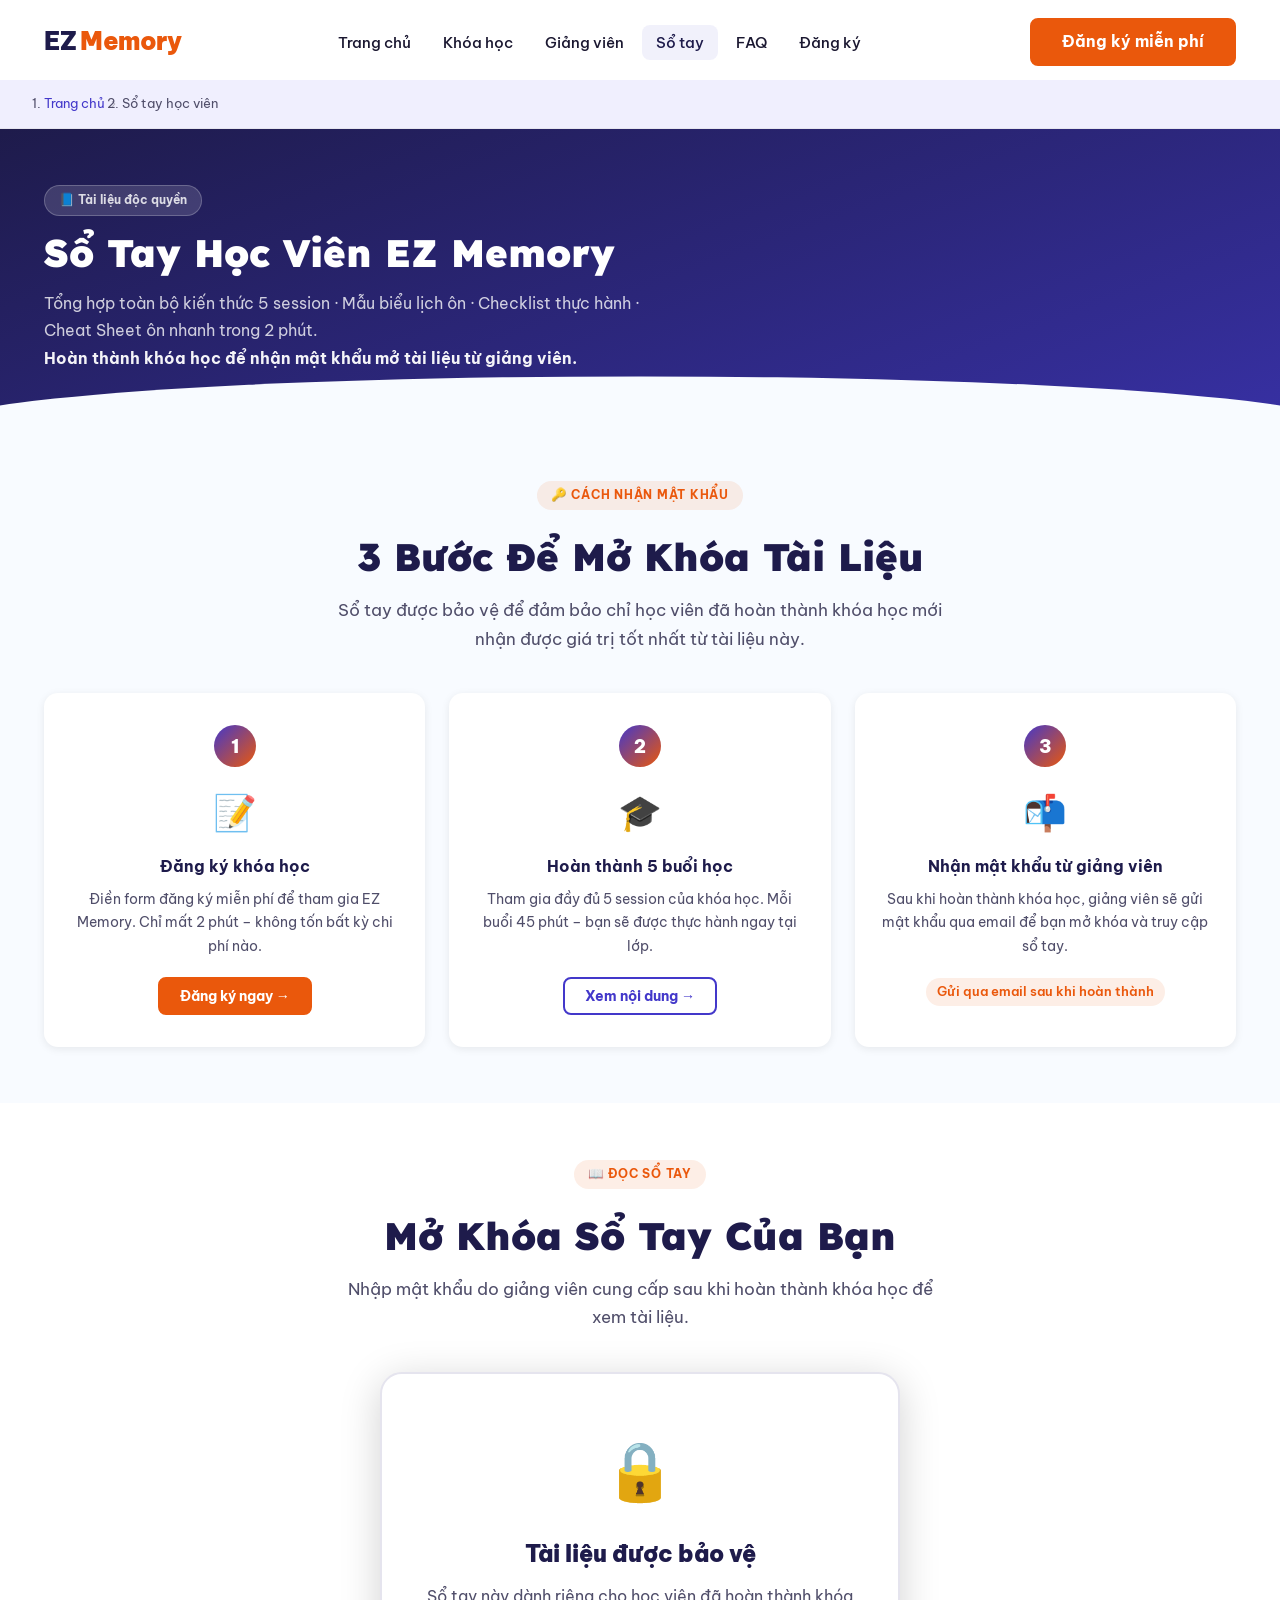
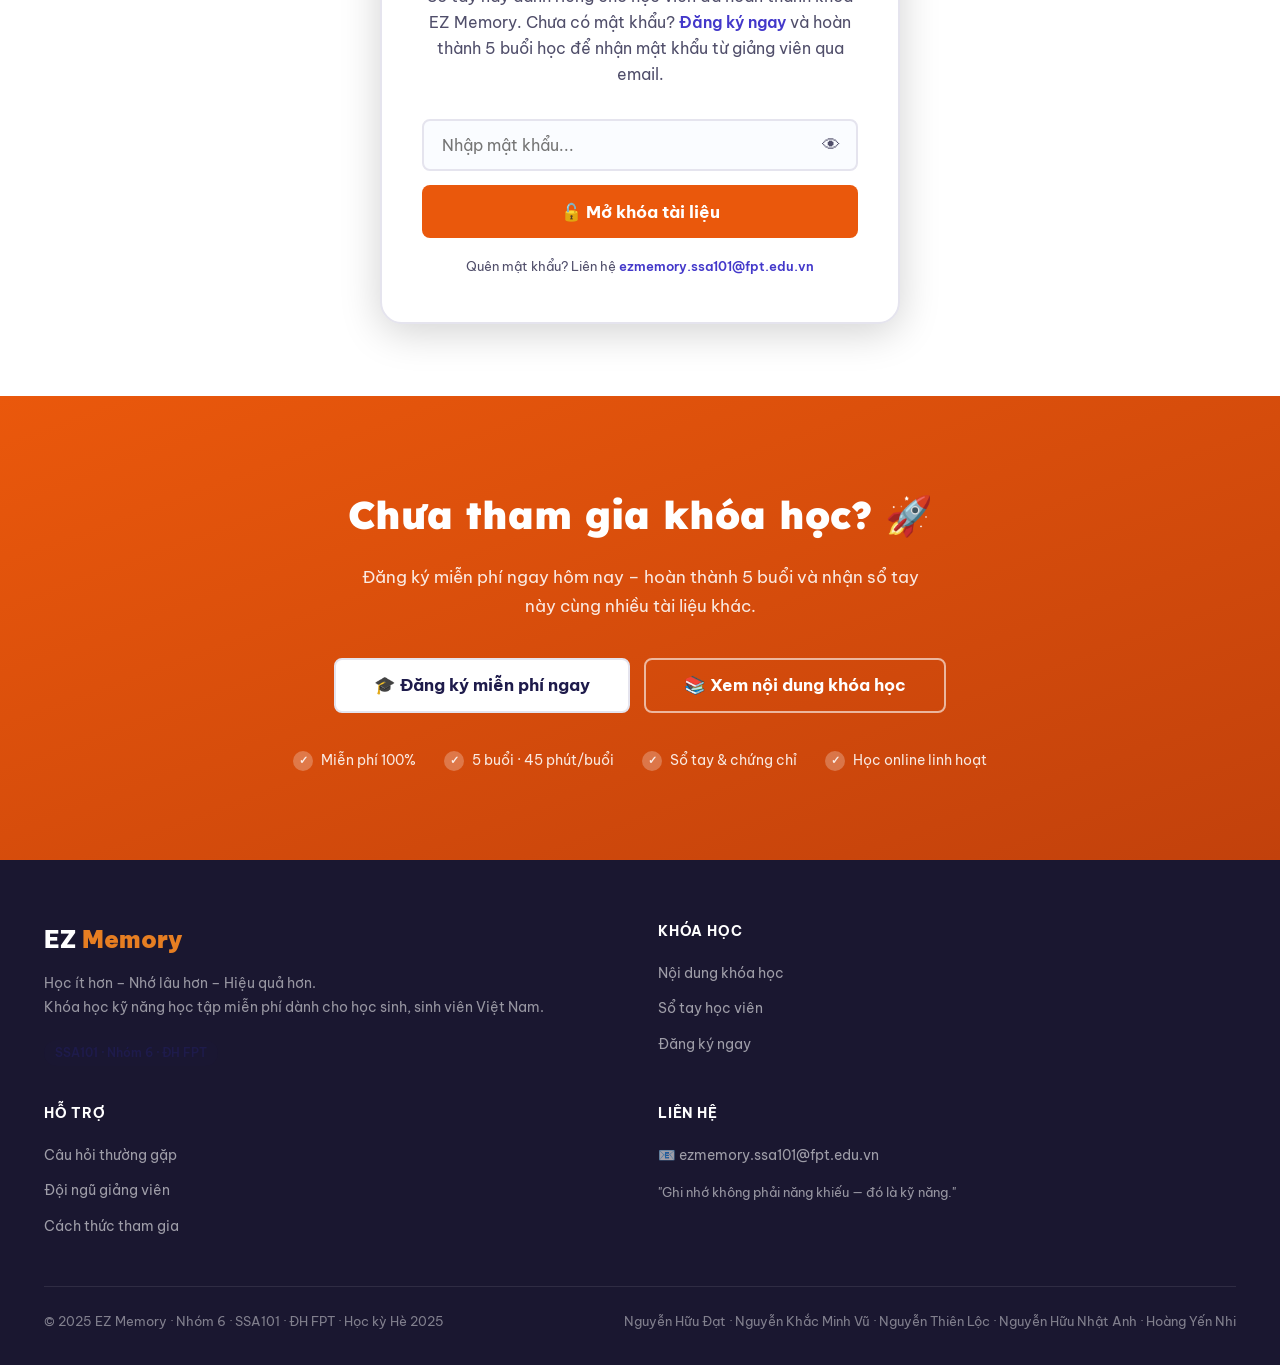
<file: handbook.html>
﻿<!DOCTYPE html>
<html lang="vi">
<head>
  <meta charset="UTF-8">
  <meta name="viewport" content="width=device-width, initial-scale=1.0">
  <title>Sổ Tay Học Viên – EZ Memory | Handbook Ôn Tập & Áp Dụng</title>
  <meta name="description" content="Tải và đọc Sổ Tay Học Viên EZ Memory – tổng hợp toàn bộ kiến thức 5 session, mẫu biểu và checklist để áp dụng Active Recall và Spaced Repetition ngay hôm nay.">
  <meta name="keywords" content="EZ Memory handbook, sổ tay học viên, Active Recall, Spaced Repetition, tài liệu học tập, SSA101">
  <meta name="robots" content="index, follow">
  <link rel="canonical" href="https://ezmemory.edu.vn/handbook.html">

  <!-- Open Graph -->
  <meta property="og:type"        content="website">
  <meta property="og:url"         content="https://ezmemory.edu.vn/handbook.html">
  <meta property="og:title"       content="Sổ Tay Học Viên – EZ Memory | Handbook Ôn Tập & Áp Dụng">
  <meta property="og:description" content="Tổng hợp toàn bộ kiến thức 5 session EZ Memory, kèm mẫu biểu lịch ôn và checklist thực hành. Hoàn thành khóa học để nhận mật khẩu mở tài liệu.">
  <meta property="og:image"       content="https://ezmemory.edu.vn/og-image.png">
  <meta property="og:locale"      content="vi_VN">
  <meta property="og:site_name"   content="EZ Memory">

  <!-- Twitter Card -->
  <meta name="twitter:card"        content="summary_large_image">
  <meta name="twitter:title"       content="Sổ Tay Học Viên – EZ Memory">
  <meta name="twitter:description" content="Tổng hợp kiến thức 5 session EZ Memory. Hoàn thành khóa học để nhận mật khẩu.">

  <link rel="icon" type="image/x-icon" href="favicon.ico">
  <link rel="shortcut icon" type="image/x-icon" href="favicon.ico">
  <!-- Google Fonts: Be Vietnam Pro -->
  <link rel="preconnect" href="https://fonts.googleapis.com">
  <link rel="preconnect" href="https://fonts.gstatic.com" crossorigin>
  <link rel="stylesheet" href="https://fonts.googleapis.com/css2?family=Be+Vietnam+Pro:wght@400;500;600;700;800;900&family=Lexend:wght@700;800;900&display=swap">
  <link rel="stylesheet" href="css/style.css">

  <style>
    /* ── Page Hero (handbook variant) ── */
    .page-hero--handbook {
      background: linear-gradient(160deg, var(--navy) 0%, #3730A3 100%);
      padding: 56px 0 52px;
      position: relative;
      overflow: hidden;
    }
    .page-hero--handbook::after {
      content: '';
      position: absolute;
      bottom: -2px; left: 0; right: 0;
      height: 50px;
      background: #f8fbff;
      clip-path: ellipse(55% 100% at 50% 100%);
    }
    .page-hero--handbook .page-hero__tag { color: rgba(255,255,255,.82); background: rgba(255,255,255,.14); border: 1px solid rgba(255,255,255,.22); }
    .page-hero--handbook .page-hero__title  { color: var(--white); }
    .page-hero--handbook .page-hero__subtitle { color: rgba(255,255,255,.78); }

    /* ── How-to-get section ── */
    .how-to-section { background: #f8fbff; padding: 56px 0; }
    .steps-grid {
      display: grid;
      grid-template-columns: repeat(3, 1fr);
      gap: 24px;
      margin-top: 40px;
    }
    .step-card {
      background: var(--white);
      border-radius: var(--radius-md);
      padding: 32px 24px;
      text-align: center;
      box-shadow: var(--shadow-sm);
      transition: var(--transition);
      position: relative;
    }
    .step-card:hover { transform: translateY(-4px); box-shadow: var(--shadow-md); }
    .step-card__num {
      width: 42px; height: 42px;
      border-radius: 50%;
      background: linear-gradient(135deg, var(--blue), var(--teal));
      color: var(--white);
      font-weight: 900;
      font-size: 1.1rem;
      display: flex; align-items: center; justify-content: center;
      margin: 0 auto 16px;
    }
    .step-card__icon { font-size: 2.2rem; margin-bottom: 12px; }
    .step-card__title { font-size: 1rem; font-weight: 700; color: var(--navy); margin-bottom: 8px; }
    .step-card__text  { font-size: .9rem; color: var(--gray); line-height: 1.65; }
    .step-arrow {
      display: flex; align-items: center; justify-content: center;
      font-size: 1.6rem; color: var(--blue); opacity: .5;
      margin-top: 16px;
    }
    @media (max-width: 768px) {
      .steps-grid { grid-template-columns: 1fr; }
    }

    /* ── Handbook gate wrapper ── */
    .handbook-section { padding: 56px 0 72px; background: var(--white); }

    /* ── Lock card (shown when locked) ── */
    .lock-card {
      max-width: 520px;
      margin: 0 auto;
      background: var(--white);
      border-radius: var(--radius-lg);
      box-shadow: var(--shadow-lg);
      border: 2px solid var(--light-gray);
      padding: 48px 40px 44px;
      text-align: center;
    }
    .lock-card__icon { font-size: 3.6rem; margin-bottom: 18px; }
    .lock-card__title {
      font-size: 1.45rem; font-weight: 900;
      color: var(--navy); margin-bottom: 10px;
    }
    .lock-card__subtitle {
      font-size: .97rem; color: var(--gray);
      line-height: 1.68; margin-bottom: 32px;
    }
    .lock-card__subtitle a { color: var(--blue); font-weight: 600; }
    .lock-card__subtitle a:hover { text-decoration: underline; }

    /* Password form */
    .pw-form { display: flex; flex-direction: column; gap: 14px; }
    .pw-input-wrap { position: relative; }
    .pw-input {
      width: 100%;
      padding: 14px 48px 14px 18px;
      border: 2px solid var(--light-gray);
      border-radius: var(--radius-sm);
      font-size: 1rem;
      color: var(--dark);
      transition: border-color var(--transition), box-shadow var(--transition);
      outline: none;
      background: #fafcff;
    }
    .pw-input:focus { border-color: var(--blue); box-shadow: 0 0 0 3px rgba(58,123,213,.12); }
    .pw-input.error { border-color: var(--red); box-shadow: 0 0 0 3px rgba(231,76,60,.12); }
    .pw-toggle {
      position: absolute; right: 14px; top: 50%; transform: translateY(-50%);
      background: none; border: none; cursor: pointer; font-size: 1.15rem;
      color: var(--gray); padding: 4px; line-height: 1;
    }
    .pw-error {
      display: none;
      background: rgba(231,76,60,.08);
      border: 1px solid rgba(231,76,60,.25);
      color: var(--red);
      border-radius: var(--radius-sm);
      padding: 10px 14px;
      font-size: .9rem;
      font-weight: 600;
      text-align: left;
    }
    .pw-error.visible { display: block; }
    .pw-hint {
      font-size: .82rem; color: var(--gray);
      text-align: center; margin-top: 4px;
    }

    /* ── PDF Viewer (hidden until unlocked) ── */
    .handbook-viewer { display: none; }
    .handbook-viewer.visible { display: block; }

    .viewer-header {
      display: flex;
      align-items: center;
      justify-content: space-between;
      flex-wrap: wrap;
      gap: 12px;
      margin-bottom: 20px;
      padding: 18px 24px;
      background: linear-gradient(160deg, var(--navy) 0%, #3730A3 100%);
      border-radius: var(--radius-md);
      color: var(--white);
    }
    .viewer-header__title { font-size: 1.1rem; font-weight: 700; }
    .viewer-header__sub   { font-size: .85rem; color: rgba(255,255,255,.7); margin-top: 2px; }
    .viewer-header__actions { display: flex; gap: 10px; flex-wrap: wrap; }
    .viewer-lock-btn {
      background: rgba(255,255,255,.15);
      border: 1px solid rgba(255,255,255,.25);
      color: var(--white);
      padding: 8px 16px;
      border-radius: var(--radius-sm);
      font-size: .85rem;
      font-weight: 600;
      cursor: pointer;
      transition: var(--transition);
    }
    .viewer-lock-btn:hover { background: rgba(255,255,255,.25); }

    .pdf-embed-wrap {
      border-radius: var(--radius-md);
      overflow: hidden;
      box-shadow: var(--shadow-lg);
      border: 2px solid var(--light-gray);
    }
    .pdf-embed-wrap iframe {
      display: block;
      width: 100%;
      height: 780px;
      border: none;
    }
    .pdf-fallback {
      display: none;
      padding: 40px 24px;
      text-align: center;
      background: var(--light-bg);
    }
    .pdf-fallback p { color: var(--gray); margin-bottom: 16px; }

    /* ── Success toast ── */
    .unlock-toast {
      display: none;
      align-items: center;
      gap: 12px;
      background: rgba(39,174,96,.1);
      border: 1px solid rgba(39,174,96,.3);
      border-radius: var(--radius-sm);
      padding: 12px 18px;
      margin-bottom: 20px;
      font-size: .92rem;
      font-weight: 600;
      color: var(--green);
    }
    .unlock-toast.visible { display: flex; }

    /* ── Responsive ── */
    @media (max-width: 600px) {
      .lock-card { padding: 32px 20px 28px; }
      .pdf-embed-wrap iframe { height: 500px; }
    }
  </style>
</head>
<body>

<!-- Navbar injected by js/navbar.js -->
<header></header>
<script src="js/navbar.js"></script>

<main id="main-content">

<!-- BREADCRUMB -->
<div class="nav-spacer"></div>
<nav class="breadcrumb" aria-label="Breadcrumb">
  <div class="container">
    <ol class="breadcrumb__list" role="list">
      <li class="breadcrumb__item" role="listitem"><a href="index.html">Trang chủ</a></li>
      <span class="breadcrumb__sep" aria-hidden="true">›</span>
      <li class="breadcrumb__item" role="listitem" aria-current="page">Sổ tay học viên</li>
    </ol>
  </div>
</nav>

<!-- PAGE HERO -->
<section class="page-hero page-hero--handbook" aria-label="Sổ tay học viên EZ Memory">
  <div class="container">
    <div class="page-hero__tag">📘 Tài liệu độc quyền</div>
    <h1 class="page-hero__title">Sổ Tay Học Viên EZ Memory</h1>
    <p class="page-hero__subtitle">
      Tổng hợp toàn bộ kiến thức 5 session · Mẫu biểu lịch ôn · Checklist thực hành ·
      Cheat Sheet ôn nhanh trong 2 phút. <br>
      <strong style="color:rgba(255,255,255,.95);">Hoàn thành khóa học để nhận mật khẩu mở tài liệu từ giảng viên.</strong>
    </p>
  </div>
</section>

<!-- HOW TO GET THE PASSWORD -->
<section class="how-to-section" aria-label="Cách nhận mật khẩu">
  <div class="container">
    <div class="text-center">
      <span class="section-tag">🔑 Cách nhận mật khẩu</span>
      <h2 class="section-title" style="margin-top:10px;">3 Bước Để Mở Khóa Tài Liệu</h2>
      <p class="section-subtitle">
        Sổ tay được bảo vệ để đảm bảo chỉ học viên đã hoàn thành khóa học mới
        nhận được giá trị tốt nhất từ tài liệu này.
      </p>
    </div>
    <div class="steps-grid">

      <div class="step-card fade-in">
        <div class="step-card__num">1</div>
        <div class="step-card__icon">📝</div>
        <div class="step-card__title">Đăng ký khóa học</div>
        <p class="step-card__text">
          Điền form đăng ký miễn phí để tham gia EZ Memory. Chỉ mất 2 phút –
          không tốn bất kỳ chi phí nào.
        </p>
        <div style="margin-top:18px;">
          <a href="register.html" class="btn btn-primary" style="font-size:.88rem;padding:10px 20px;">
            Đăng ký ngay →
          </a>
        </div>
      </div>

      <div class="step-card fade-in fade-in-delay-1">
        <div class="step-card__num">2</div>
        <div class="step-card__icon">🎓</div>
        <div class="step-card__title">Hoàn thành 5 buổi học</div>
        <p class="step-card__text">
          Tham gia đầy đủ 5 session của khóa học. Mỗi buổi 45 phút –
          bạn sẽ được thực hành ngay tại lớp.
        </p>
        <div style="margin-top:18px;">
          <a href="courses.html" class="btn btn-secondary" style="font-size:.88rem;padding:10px 20px;">
            Xem nội dung →
          </a>
        </div>
      </div>

      <div class="step-card fade-in fade-in-delay-2">
        <div class="step-card__num">3</div>
        <div class="step-card__icon">📬</div>
        <div class="step-card__title">Nhận mật khẩu từ giảng viên</div>
        <p class="step-card__text">
          Sau khi hoàn thành khóa học, giảng viên sẽ gửi mật khẩu qua email
          để bạn mở khóa và truy cập sổ tay.
        </p>
        <div style="margin-top:18px;">
          <span class="tag tag--teal" style="font-size:.82rem;">Gửi qua email sau khi hoàn thành</span>
        </div>
      </div>

    </div>
  </div>
</section>

<!-- HANDBOOK GATE -->
<section class="handbook-section" aria-label="Xem sổ tay học viên">
  <div class="container">

    <div class="text-center" style="margin-bottom:40px;">
      <span class="section-tag">📖 Đọc sổ tay</span>
      <h2 class="section-title" style="margin-top:10px;">Mở Khóa Sổ Tay Của Bạn</h2>
      <p class="section-subtitle">
        Nhập mật khẩu do giảng viên cung cấp sau khi hoàn thành khóa học để xem tài liệu.
      </p>
    </div>

    <!-- LOCK CARD (default visible) -->
    <div class="lock-card fade-in" id="lockCard">
      <div class="lock-card__icon" aria-hidden="true">🔒</div>
      <div class="lock-card__title">Tài liệu được bảo vệ</div>
      <p class="lock-card__subtitle">
        Sổ tay này dành riêng cho học viên đã hoàn thành khóa EZ Memory.
        Chưa có mật khẩu?
        <a href="register.html">Đăng ký ngay</a> và hoàn thành 5 buổi học
        để nhận mật khẩu từ giảng viên qua email.
      </p>

      <form class="pw-form" id="pwForm" novalidate aria-label="Nhập mật khẩu để mở tài liệu">
        <div class="pw-input-wrap">
          <input
            class="pw-input"
            type="password"
            id="pwInput"
            placeholder="Nhập mật khẩu..."
            autocomplete="current-password"
            aria-label="Mật khẩu sổ tay"
            aria-describedby="pwError"
            required
          >
          <button type="button" class="pw-toggle" id="pwToggle" aria-label="Hiện/ẩn mật khẩu" title="Hiện/ẩn mật khẩu">
            👁
          </button>
        </div>

        <div class="pw-error" id="pwError" role="alert" aria-live="polite">
          ❌ Mật khẩu không đúng. Vui lòng kiểm tra lại email từ giảng viên.
        </div>

        <button type="submit" class="btn-submit" id="pwSubmit">
          🔓 Mở khóa tài liệu
        </button>

        <p class="pw-hint">
          Quên mật khẩu? Liên hệ
          <a href="mailto:ezmemory.ssa101@fpt.edu.vn" style="color:var(--blue);font-weight:600;">
            ezmemory.ssa101@fpt.edu.vn
          </a>
        </p>
      </form>
    </div>

    <!-- VIEWER (shown after correct password) -->
    <div class="handbook-viewer" id="handbookViewer" aria-label="Sổ tay học viên EZ Memory">

      <div class="unlock-toast visible" id="unlockToast" role="status" aria-live="polite">
        ✅ Đã mở khóa thành công! Chào mừng bạn đến với Sổ Tay Học Viên EZ Memory.
      </div>

      <div class="viewer-header">
        <div>
          <div class="viewer-header__title">📘 Sổ Tay Học Viên – EZ Memory</div>
          <div class="viewer-header__sub">Handbook ôn tập & áp dụng sau khóa học · 5 Sessions · 10 trang</div>
        </div>
        <div class="viewer-header__actions">
          <a href="EZMemory_Handbook.pdf" download class="viewer-lock-btn" aria-label="Tải PDF về máy">
            ⬇ Tải PDF
          </a>
          <button type="button" class="viewer-lock-btn" id="lockAgainBtn" aria-label="Khóa lại tài liệu">
            🔒 Khóa lại
          </button>
        </div>
      </div>

      <div class="pdf-embed-wrap">
        <iframe
          id="pdfFrame"
          src=""
          title="EZ Memory – Sổ Tay Học Viên"
          aria-label="Trình xem PDF sổ tay học viên EZ Memory"
          allowfullscreen
        ></iframe>
        <div class="pdf-fallback" id="pdfFallback">
          <p>Trình duyệt của bạn không hỗ trợ xem PDF trực tiếp.</p>
          <a href="EZMemory_Handbook.pdf" download class="btn btn-primary">
            ⬇ Tải Sổ Tay về máy
          </a>
        </div>
      </div>

    </div><!-- /.handbook-viewer -->

  </div>
</section>

<!-- CTA -->
<section class="cta-section" aria-label="Đăng ký khóa học">
  <div class="container">
    <h2 class="cta-section__title fade-in">Chưa tham gia khóa học? 🚀</h2>
    <p class="cta-section__subtitle fade-in fade-in-delay-1">
      Đăng ký miễn phí ngay hôm nay – hoàn thành 5 buổi và nhận sổ tay này cùng nhiều tài liệu khác.
    </p>
    <div class="cta-section__btns fade-in fade-in-delay-2">
      <a href="register.html" class="btn btn-white btn-lg" aria-label="Đăng ký miễn phí ngay">
        🎓 Đăng ký miễn phí ngay
      </a>
      <a href="courses.html" class="btn btn-outline-white btn-lg" aria-label="Xem nội dung khóa học">
        📚 Xem nội dung khóa học
      </a>
    </div>
    <div class="cta-section__reassurance fade-in fade-in-delay-3">
      <div class="cta-reassurance-item">Miễn phí 100%</div>
      <div class="cta-reassurance-item">5 buổi · 45 phút/buổi</div>
      <div class="cta-reassurance-item">Sổ tay & chứng chỉ</div>
      <div class="cta-reassurance-item">Học online linh hoạt</div>
    </div>
  </div>
</section>

</main>

<!-- FOOTER -->
<footer class="footer" role="contentinfo">
  <div class="container">
    <div class="footer__grid">
      <div>
        <a href="index.html" class="footer__logo">EZ <span class="logo-accent">Memory</span></a>
        <p class="footer__tagline">Học ít hơn – Nhớ lâu hơn – Hiệu quả hơn.<br>
          Khóa học kỹ năng học tập miễn phí dành cho học sinh, sinh viên Việt Nam.</p>
        <span class="tag tag--navy" style="font-size:.78rem;">SSA101 · Nhóm 6 · ĐH FPT</span>
      </div>
      <div>
        <p class="footer__heading">Khóa học</p>
        <ul class="footer__links" role="list">
          <li><a href="courses.html"   class="footer__link">Nội dung khóa học</a></li>
          <li><a href="handbook.html"  class="footer__link">Sổ tay học viên</a></li>
          <li><a href="register.html"  class="footer__link">Đăng ký ngay</a></li>
        </ul>
      </div>
      <div>
        <p class="footer__heading">Hỗ trợ</p>
        <ul class="footer__links" role="list">
          <li><a href="index.html#faq"         class="footer__link">Câu hỏi thường gặp</a></li>
          <li><a href="index.html#giang-vien"  class="footer__link">Đội ngũ giảng viên</a></li>
          <li><a href="index.html#quy-trinh"   class="footer__link">Cách thức tham gia</a></li>
        </ul>
      </div>
      <div>
        <p class="footer__heading">Liên hệ</p>
        <ul class="footer__links" role="list">
          <li><a href="mailto:ezmemory.ssa101@fpt.edu.vn" class="footer__link">📧 ezmemory.ssa101@fpt.edu.vn</a></li>
        </ul>
        <p class="footer__tagline" style="margin-top:14px;font-size:.82rem;">
          "Ghi nhớ không phải năng khiếu — đó là kỹ năng."
        </p>
      </div>
    </div>
    <div class="footer__bottom">
      <p>© 2025 EZ Memory · Nhóm 6 · SSA101 · ĐH FPT · Học kỳ Hè 2025</p>
      <p>Nguyễn Hữu Đạt · Nguyễn Khắc Minh Vũ · Nguyễn Thiên Lộc · Nguyễn Hữu Nhật Anh · Hoàng Yến Nhi</p>
    </div>
  </div>
</footer>

<script src="js/main.js" defer></script>
<script>
(function () {
  'use strict';

  var CORRECT = 'ezmemory2026';

  var pwForm    = document.getElementById('pwForm');
  var pwInput   = document.getElementById('pwInput');
  var pwToggle  = document.getElementById('pwToggle');
  var pwError   = document.getElementById('pwError');
  var pwSubmit  = document.getElementById('pwSubmit');
  var lockCard  = document.getElementById('lockCard');
  var viewer    = document.getElementById('handbookViewer');
  var lockAgain = document.getElementById('lockAgainBtn');
  var pdfFrame  = document.getElementById('pdfFrame');

  /* Show/hide password */
  pwToggle.addEventListener('click', function () {
    var isText = pwInput.type === 'text';
    pwInput.type = isText ? 'password' : 'text';
    pwToggle.textContent = isText ? '👁' : '🙈';
    pwToggle.setAttribute('aria-label', isText ? 'Hiện mật khẩu' : 'Ẩn mật khẩu');
  });

  /* Clear error on typing */
  pwInput.addEventListener('input', function () {
    pwInput.classList.remove('error');
    pwError.classList.remove('visible');
  });

  /* Submit */
  pwForm.addEventListener('submit', function (e) {
    e.preventDefault();
    var val = pwInput.value.trim();

    if (val === CORRECT) {
      unlock();
    } else {
      pwInput.classList.add('error');
      pwError.classList.add('visible');
      pwInput.focus();
      /* Shake animation */
      pwInput.style.animation = 'none';
      void pwInput.offsetWidth;
      pwInput.style.animation = 'pwShake .4s ease';
    }
  });

  /* Unlock */
  function unlock() {
    lockCard.style.display = 'none';
    viewer.classList.add('visible');
    /* Load PDF only after unlock to avoid pre-fetch */
    if (!pdfFrame.src || pdfFrame.src === window.location.href) {
      pdfFrame.src = 'EZMemory_Handbook.pdf';
    }
    /* Detect if iframe failed to load PDF */
    pdfFrame.addEventListener('error', function () {
      document.getElementById('pdfFallback').style.display = 'block';
      pdfFrame.style.display = 'none';
    });
    window.scrollTo({ top: viewer.offsetTop - 100, behavior: 'smooth' });
  }

  /* Lock again */
  lockAgain.addEventListener('click', function () {
    viewer.classList.remove('visible');
    lockCard.style.display = '';
    pwInput.value = '';
    pwInput.type = 'password';
    pwToggle.textContent = '👁';
    pdfFrame.src = '';
    window.scrollTo({ top: lockCard.offsetTop - 120, behavior: 'smooth' });
  });

  /* Enter key on submit */
  pwInput.addEventListener('keydown', function (e) {
    if (e.key === 'Enter') {
      e.preventDefault();
      pwSubmit.click();
    }
  });
})();
</script>

<style>
@keyframes pwShake {
  0%,100% { transform: translateX(0); }
  20%     { transform: translateX(-8px); }
  40%     { transform: translateX(8px); }
  60%     { transform: translateX(-5px); }
  80%     { transform: translateX(5px); }
}
</style>

</body>
</html>
</file>
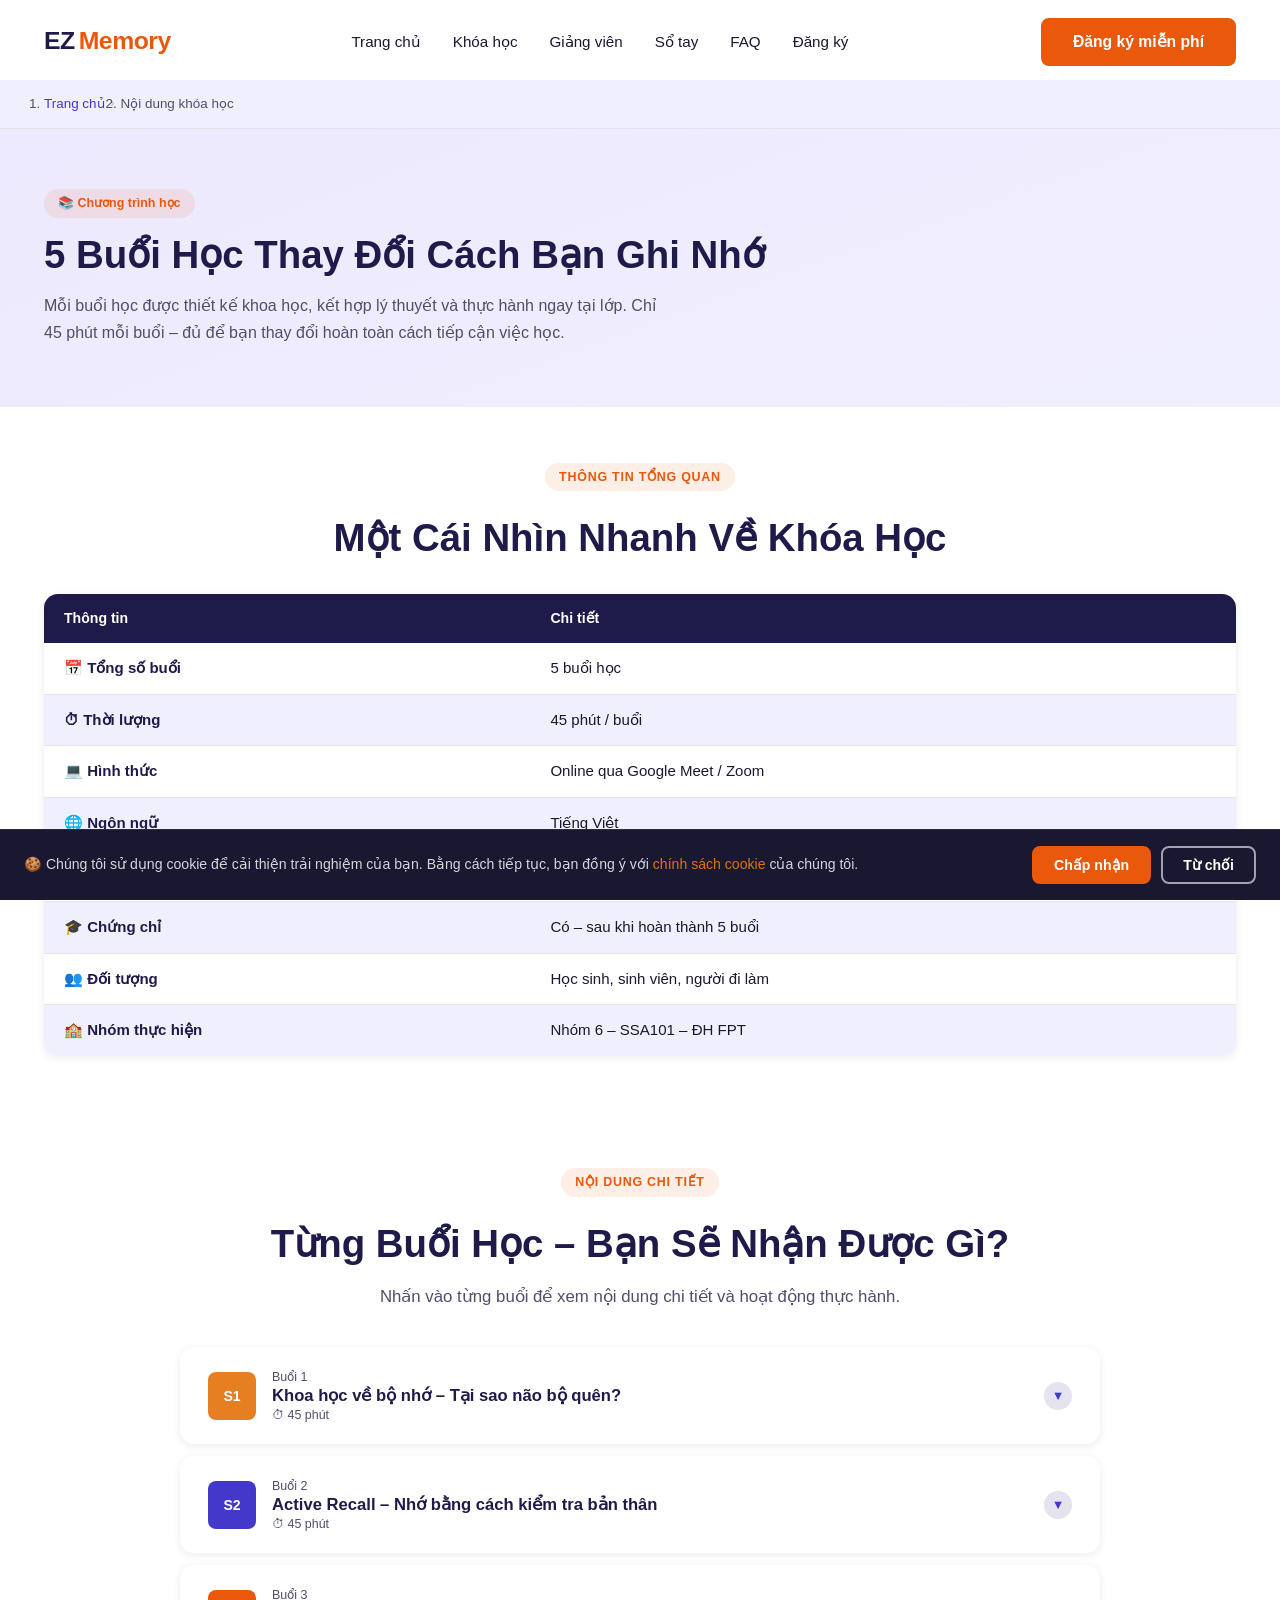
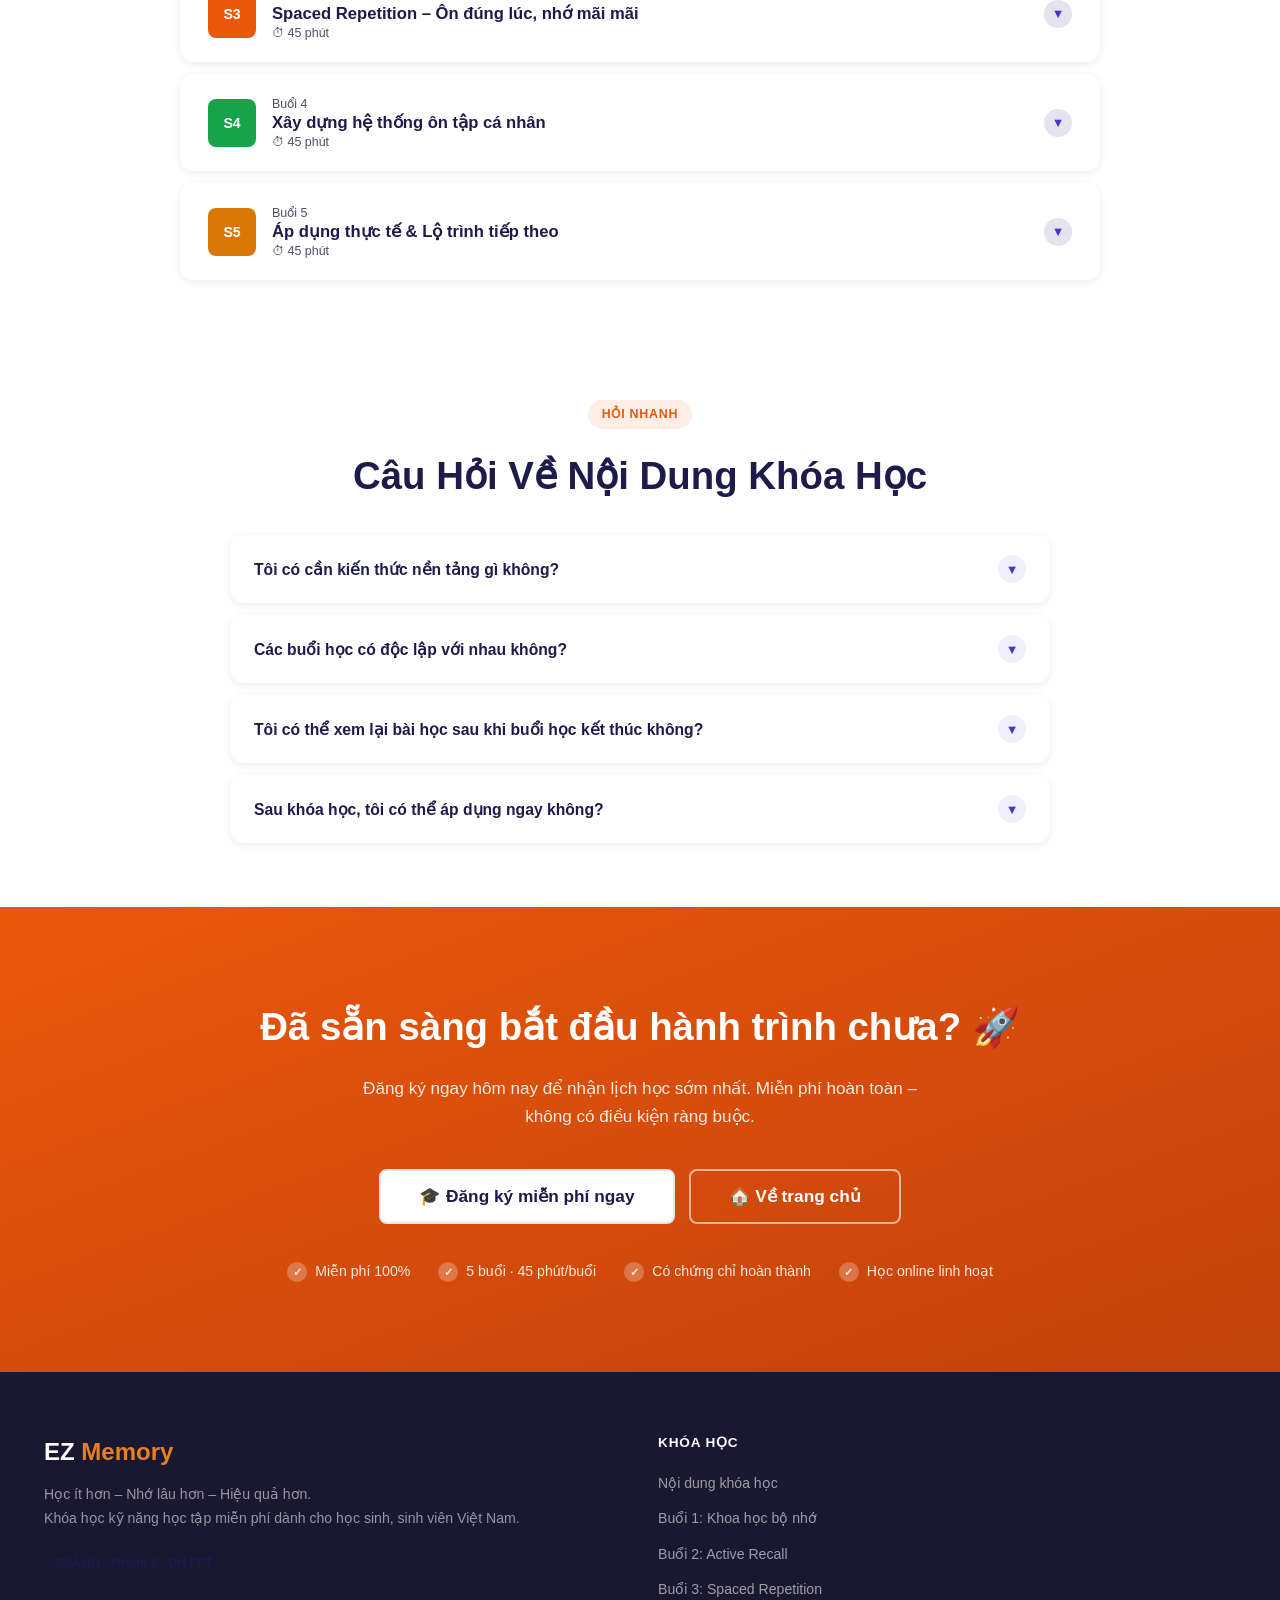
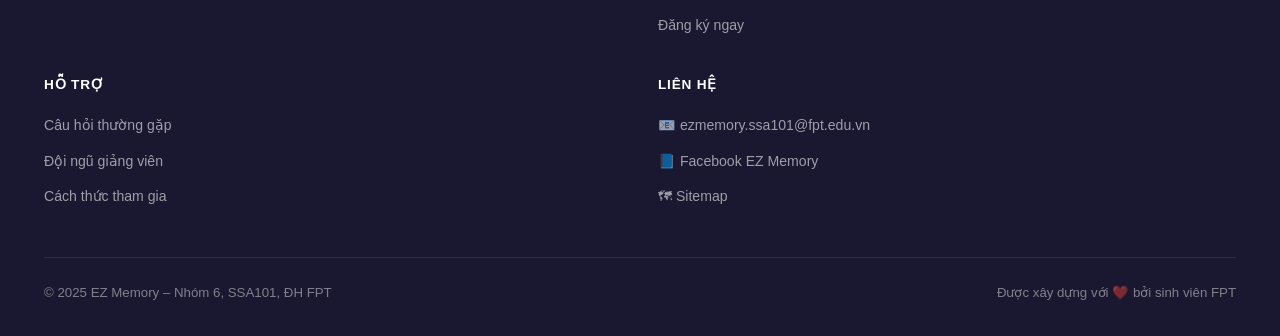
<file: khoa-hoc.html>
<!DOCTYPE html>
<html lang="vi">
<head>
  <meta charset="UTF-8">
  <meta name="viewport" content="width=device-width, initial-scale=1.0">
  <title>Nội Dung Khóa Học – EZ Memory | 5 Buổi Học Kỹ Năng Ghi Nhớ</title>
  <meta name="description" content="Khám phá chi tiết 5 buổi học của khóa EZ Memory: Khoa học bộ nhớ, Active Recall, Spaced Repetition, Hệ thống ôn tập và Áp dụng thực tế. Hoàn toàn miễn phí!">
  <meta name="keywords" content="EZ Memory khóa học, Active Recall, Spaced Repetition, kỹ năng học tập, nội dung khóa học SSA101">
  <meta name="robots" content="index, follow">
  <link rel="canonical" href="https://ezmemory.edu.vn/khoa-hoc.html">

  <!-- Open Graph -->
  <meta property="og:type"        content="website">
  <meta property="og:url"         content="https://ezmemory.edu.vn/khoa-hoc.html">
  <meta property="og:title"       content="Nội Dung Khóa Học – EZ Memory | 5 Buổi 45 Phút">
  <meta property="og:description" content="5 buổi học chi tiết về kỹ năng ghi nhớ hiệu quả – miễn phí, online, có chứng chỉ.">
  <meta property="og:image"       content="https://ezmemory.edu.vn/og-image.png">
  <meta property="og:locale"      content="vi_VN">
  <meta property="og:site_name"   content="EZ Memory">

  <!-- Twitter Card -->
  <meta name="twitter:card"        content="summary_large_image">
  <meta name="twitter:title"       content="Nội Dung Khóa Học – EZ Memory">
  <meta name="twitter:description" content="5 buổi học kỹ năng ghi nhớ · Miễn phí · Online · Có chứng chỉ">

  <link rel="icon" type="image/x-icon" href="favicon.ico">
  <link rel="stylesheet" href="css/style.css">
</head>
<body>

<!-- Navbar injected by js/navbar.js -->
<header></header>
<script src="js/navbar.js"></script>

<main>

<!-- BREADCRUMB (below nav spacer) -->
<div class="nav-spacer"></div>
<nav class="breadcrumb" aria-label="Breadcrumb">
  <div class="container">
    <ol class="breadcrumb__list" role="list">
      <li class="breadcrumb__item" role="listitem"><a href="index.html">Trang chủ</a></li>
      <span class="breadcrumb__sep" aria-hidden="true">›</span>
      <li class="breadcrumb__item" role="listitem" aria-current="page">Nội dung khóa học</li>
    </ol>
  </div>
</nav>

<!-- PAGE HERO -->
<section class="page-hero" aria-label="Nội dung khóa học">
  <div class="container">
    <div class="page-hero__tag">📚 Chương trình học</div>
    <h1 class="page-hero__title">5 Buổi Học Thay Đổi Cách Bạn Ghi Nhớ</h1>
    <p class="page-hero__subtitle">
      Mỗi buổi học được thiết kế khoa học, kết hợp lý thuyết và thực hành ngay tại lớp.
      Chỉ 45 phút mỗi buổi – đủ để bạn thay đổi hoàn toàn cách tiếp cận việc học.
    </p>
  </div>
</section>

<!-- OVERVIEW TABLE -->
<section class="overview-section section-sm" aria-label="Tổng quan khóa học">
  <div class="container">
    <div class="text-center" style="margin-bottom:32px;">
      <span class="section-tag">Thông tin tổng quan</span>
      <h2 class="section-title" style="margin-top:10px;">Một Cái Nhìn Nhanh Về Khóa Học</h2>
    </div>
    <table class="overview-table" role="table" aria-label="Bảng thông tin khóa học">
      <thead>
        <tr>
          <th scope="col">Thông tin</th>
          <th scope="col">Chi tiết</th>
        </tr>
      </thead>
      <tbody>
        <tr>
          <td data-label="Thông tin"><strong>📅 Tổng số buổi</strong></td>
          <td data-label="Chi tiết">5 buổi học</td>
        </tr>
        <tr>
          <td data-label="Thông tin"><strong>⏱ Thời lượng</strong></td>
          <td data-label="Chi tiết">45 phút / buổi</td>
        </tr>
        <tr>
          <td data-label="Thông tin"><strong>💻 Hình thức</strong></td>
          <td data-label="Chi tiết">Online qua Google Meet / Zoom</td>
        </tr>
        <tr>
          <td data-label="Thông tin"><strong>🌐 Ngôn ngữ</strong></td>
          <td data-label="Chi tiết">Tiếng Việt</td>
        </tr>
        <tr>
          <td data-label="Thông tin"><strong>💰 Học phí</strong></td>
          <td data-label="Chi tiết"><strong style="color:var(--green)">Miễn phí 100%</strong></td>
        </tr>
        <tr>
          <td data-label="Thông tin"><strong>🎓 Chứng chỉ</strong></td>
          <td data-label="Chi tiết">Có – sau khi hoàn thành 5 buổi</td>
        </tr>
        <tr>
          <td data-label="Thông tin"><strong>👥 Đối tượng</strong></td>
          <td data-label="Chi tiết">Học sinh, sinh viên, người đi làm</td>
        </tr>
        <tr>
          <td data-label="Thông tin"><strong>🏫 Nhóm thực hiện</strong></td>
          <td data-label="Chi tiết">Nhóm 6 – SSA101 – ĐH FPT</td>
        </tr>
      </tbody>
    </table>
  </div>
</section>

<!-- SESSION ACCORDION -->
<section class="accordion-section section-sm" aria-label="Chi tiết từng buổi học">
  <div class="container">
    <div class="text-center" style="margin-bottom:36px;">
      <span class="section-tag">Nội dung chi tiết</span>
      <h2 class="section-title" style="margin-top:10px;">Từng Buổi Học – Bạn Sẽ Nhận Được Gì?</h2>
      <p class="section-subtitle">Nhấn vào từng buổi để xem nội dung chi tiết và hoạt động thực hành.</p>
    </div>

    <div class="accordion-list" id="session-accordion">

      <!-- BUOI 1 -->
      <div class="accordion-item fade-in" id="buoi-1">
        <button class="accordion-trigger" aria-expanded="false" aria-controls="content-1">
          <div class="accordion-header-left">
            <div class="accordion-session-badge acc-s1" aria-hidden="true">S1</div>
            <div class="accordion-title-block">
              <div class="accordion-session-num">Buổi 1</div>
              <div class="accordion-session-title">Khoa học về bộ nhớ – Tại sao não bộ quên?</div>
              <div class="accordion-duration">⏱ 45 phút</div>
            </div>
          </div>
          <span class="accordion-icon" aria-hidden="true">▼</span>
        </button>
        <div class="accordion-content" id="content-1" role="region">
          <div class="accordion-content-inner">
            <p>
              Buổi học mở đầu giúp bạn hiểu cơ chế hoạt động của bộ nhớ con người – từ đó
              biết tại sao chúng ta quên và làm thế nào để ngăn chặn điều đó. Đây là nền tảng
              lý thuyết quan trọng cho toàn bộ khóa học.
            </p>
            <ul>
              <li>Lý thuyết quên lãng – Forgetting Curve của Ebbinghaus</li>
              <li>Cơ chế bộ nhớ ngắn hạn và bộ nhớ dài hạn</li>
              <li>Tại sao đọc đi đọc lại không giúp bạn nhớ lâu hơn</li>
              <li>Nguyên lý củng cố ký ức (Memory Consolidation)</li>
              <li>Mối liên hệ giữa cảm xúc và khả năng ghi nhớ</li>
            </ul>
            <div class="accordion-activity">
              <strong>🎯 Hoạt động thực hành:</strong>
              Tự kiểm tra mức độ ghi nhớ hiện tại với bài tập "Brain Dump" – viết ra mọi thứ
              bạn nhớ về một chủ đề mà không xem tài liệu.
            </div>
          </div>
        </div>
      </div>

      <!-- BUOI 2 -->
      <div class="accordion-item fade-in fade-in-delay-1" id="buoi-2">
        <button class="accordion-trigger" aria-expanded="false" aria-controls="content-2">
          <div class="accordion-header-left">
            <div class="accordion-session-badge acc-s2" aria-hidden="true">S2</div>
            <div class="accordion-title-block">
              <div class="accordion-session-num">Buổi 2</div>
              <div class="accordion-session-title">Active Recall – Nhớ bằng cách kiểm tra bản thân</div>
              <div class="accordion-duration">⏱ 45 phút</div>
            </div>
          </div>
          <span class="accordion-icon" aria-hidden="true">▼</span>
        </button>
        <div class="accordion-content" id="content-2" role="region">
          <div class="accordion-content-inner">
            <p>
              Active Recall là kỹ thuật học tập mạnh nhất được khoa học chứng minh. Thay vì đọc
              đi đọc lại (passive review), bạn buộc não phải <strong>truy xuất thông tin</strong>
              từ bộ nhớ – đây là cách duy nhất để tạo ra ký ức bền vững.
            </p>
            <ul>
              <li>Sự khác biệt giữa Active Recall và Passive Review</li>
              <li>Kỹ thuật Feynman – học bằng cách giải thích đơn giản</li>
              <li>Cách tạo và sử dụng flashcard hiệu quả</li>
              <li>Practice Testing – tự kiểm tra là ôn tập tốt nhất</li>
              <li>Ứng dụng Active Recall khi đọc sách và ghi chú</li>
            </ul>
            <div class="accordion-activity">
              <strong>🎯 Hoạt động thực hành:</strong>
              Tạo 20 flashcard cho môn học bạn đang học theo quy tắc "1 mặt – 1 câu hỏi,
              1 mặt – 1 câu trả lời ngắn gọn".
            </div>
          </div>
        </div>
      </div>

      <!-- BUOI 3 -->
      <div class="accordion-item fade-in fade-in-delay-2" id="buoi-3">
        <button class="accordion-trigger" aria-expanded="false" aria-controls="content-3">
          <div class="accordion-header-left">
            <div class="accordion-session-badge acc-s3" aria-hidden="true">S3</div>
            <div class="accordion-title-block">
              <div class="accordion-session-num">Buổi 3</div>
              <div class="accordion-session-title">Spaced Repetition – Ôn đúng lúc, nhớ mãi mãi</div>
              <div class="accordion-duration">⏱ 45 phút</div>
            </div>
          </div>
          <span class="accordion-icon" aria-hidden="true">▼</span>
        </button>
        <div class="accordion-content" id="content-3" role="region">
          <div class="accordion-content-inner">
            <p>
              Spaced Repetition là chiến lược ôn tập theo khoảng cách thời gian tối ưu – ôn
              ngay khi bạn <em>sắp quên</em>. Đây là cách hiệu quả nhất để đánh bại đường cong
              quên lãng và giữ thông tin trong bộ nhớ dài hạn mãi mãi.
            </p>
            <ul>
              <li>Đường cong quên lãng và cách "kéo dài" ký ức</li>
              <li>Lịch ôn tập tối ưu: 1 ngày – 3 ngày – 7 ngày – 21 ngày</li>
              <li>Công cụ Anki – phần mềm Spaced Repetition miễn phí</li>
              <li>Phương án thủ công với thẻ giấy và Notion</li>
              <li>Xây dựng thói quen ôn tập hàng ngày</li>
            </ul>
            <div class="accordion-activity">
              <strong>🎯 Hoạt động thực hành:</strong>
              Lập lịch ôn tập 30 ngày cho 20 flashcard đã tạo ở buổi 2 theo nguyên tắc
              Spaced Repetition.
            </div>
          </div>
        </div>
      </div>

      <!-- BUOI 4 -->
      <div class="accordion-item fade-in fade-in-delay-1" id="buoi-4">
        <button class="accordion-trigger" aria-expanded="false" aria-controls="content-4">
          <div class="accordion-header-left">
            <div class="accordion-session-badge acc-s4" aria-hidden="true">S4</div>
            <div class="accordion-title-block">
              <div class="accordion-session-num">Buổi 4</div>
              <div class="accordion-session-title">Xây dựng hệ thống ôn tập cá nhân</div>
              <div class="accordion-duration">⏱ 45 phút</div>
            </div>
          </div>
          <span class="accordion-icon" aria-hidden="true">▼</span>
        </button>
        <div class="accordion-content" id="content-4" role="region">
          <div class="accordion-content-inner">
            <p>
              Kết hợp Active Recall và Spaced Repetition với các phương pháp ghi chú tiên tiến
              để tạo ra một hệ thống học tập <strong>cá nhân hoá</strong> – phù hợp với phong
              cách học và môn học của riêng bạn.
            </p>
            <ul>
              <li>Cornell Notes Method – ghi chú có cấu trúc rõ ràng</li>
              <li>Mind Mapping – tư duy sơ đồ cho môn học phức tạp</li>
              <li>Kết hợp Active Recall vào Cornell Notes</li>
              <li>Zettelkasten cơ bản – hệ thống thẻ ghi chú liên kết</li>
              <li>Quản lý thời gian và xây dựng lịch học tuần</li>
            </ul>
            <div class="accordion-activity">
              <strong>🎯 Hoạt động thực hành:</strong>
              Xây dựng bộ hệ thống ôn tập cá nhân hoàn chỉnh cho 1 môn học – bao gồm
              flashcard, lịch ôn tập và template ghi chú.
            </div>
          </div>
        </div>
      </div>

      <!-- BUOI 5 -->
      <div class="accordion-item fade-in fade-in-delay-2" id="buoi-5">
        <button class="accordion-trigger" aria-expanded="false" aria-controls="content-5">
          <div class="accordion-header-left">
            <div class="accordion-session-badge acc-s5" aria-hidden="true">S5</div>
            <div class="accordion-title-block">
              <div class="accordion-session-num">Buổi 5</div>
              <div class="accordion-session-title">Áp dụng thực tế &amp; Lộ trình tiếp theo</div>
              <div class="accordion-duration">⏱ 45 phút</div>
            </div>
          </div>
          <span class="accordion-icon" aria-hidden="true">▼</span>
        </button>
        <div class="accordion-content" id="content-5" role="region">
          <div class="accordion-content-inner">
            <p>
              Buổi học cuối tổng hợp toàn bộ kiến thức qua các case study thực tế từ học viên,
              đồng thời giúp bạn lên kế hoạch áp dụng những gì đã học vào cuộc sống học tập
              hàng ngày.
            </p>
            <ul>
              <li>Case study: học viên đã áp dụng EZ Memory như thế nào?</li>
              <li>Tổng hợp toàn bộ phương pháp trong một framework</li>
              <li>Lộ trình học tập tiếp tục sau khóa học</li>
              <li>Tài nguyên đọc thêm và công cụ hỗ trợ</li>
              <li>Q&amp;A – giải đáp thắc mắc trực tiếp với giảng viên</li>
            </ul>
            <div class="accordion-activity">
              <strong>🎯 Hoạt động thực hành:</strong>
              Lập kế hoạch học tập cá nhân cho 1 tháng tiếp theo – áp dụng đầy đủ Active
              Recall và Spaced Repetition vào tất cả các môn học.
            </div>
          </div>
        </div>
      </div>

    </div>
  </div>
</section>

<!-- SHORT FAQ -->
<section class="page-faq" aria-label="Câu hỏi nhanh về khóa học">
  <div class="container text-center">
    <span class="section-tag">Hỏi nhanh</span>
    <h2 class="section-title" style="margin-top:10px;margin-bottom:36px;">Câu Hỏi Về Nội Dung Khóa Học</h2>
    <div class="faq__list" style="margin-top:0;" role="list">

      <div class="faq-item fade-in" role="listitem">
        <button class="faq-item__question" aria-expanded="false" aria-controls="kfaq-1">
          Tôi có cần kiến thức nền tảng gì không?
          <span class="faq-item__icon" aria-hidden="true">▼</span>
        </button>
        <div class="faq-item__answer" id="kfaq-1" role="region">
          <div class="faq-item__answer-inner">
            Không cần bất kỳ kiến thức nền tảng nào. Khóa học được thiết kế từ cơ bản đến nâng cao,
            phù hợp với mọi đối tượng từ học sinh cấp 3 đến người đi làm.
          </div>
        </div>
      </div>

      <div class="faq-item fade-in fade-in-delay-1" role="listitem">
        <button class="faq-item__question" aria-expanded="false" aria-controls="kfaq-2">
          Các buổi học có độc lập với nhau không?
          <span class="faq-item__icon" aria-hidden="true">▼</span>
        </button>
        <div class="faq-item__answer" id="kfaq-2" role="region">
          <div class="faq-item__answer-inner">
            Các buổi học có liên kết nhau theo trình tự từ lý thuyết đến thực hành. Chúng tôi
            khuyến khích học theo thứ tự để có trải nghiệm tốt nhất. Tuy nhiên, mỗi buổi vẫn
            có giá trị độc lập riêng.
          </div>
        </div>
      </div>

      <div class="faq-item fade-in fade-in-delay-2" role="listitem">
        <button class="faq-item__question" aria-expanded="false" aria-controls="kfaq-3">
          Tôi có thể xem lại bài học sau khi buổi học kết thúc không?
          <span class="faq-item__icon" aria-hidden="true">▼</span>
        </button>
        <div class="faq-item__answer" id="kfaq-3" role="region">
          <div class="faq-item__answer-inner">
            Có! Tất cả các buổi học đều được ghi lại và chia sẻ cho học viên đã đăng ký qua
            email. Bạn có thể xem lại không giới hạn số lần trong suốt thời gian khóa học còn
            hoạt động.
          </div>
        </div>
      </div>

      <div class="faq-item fade-in fade-in-delay-1" role="listitem">
        <button class="faq-item__question" aria-expanded="false" aria-controls="kfaq-4">
          Sau khóa học, tôi có thể áp dụng ngay không?
          <span class="faq-item__icon" aria-hidden="true">▼</span>
        </button>
        <div class="faq-item__answer" id="kfaq-4" role="region">
          <div class="faq-item__answer-inner">
            Hoàn toàn có thể! Sau mỗi buổi học đều có hoạt động thực hành ngay tại lớp. Bạn sẽ
            về nhà với một sản phẩm cụ thể (bộ flashcard, lịch ôn tập, kế hoạch học tập) có thể
            dùng ngay cho các môn học hiện tại.
          </div>
        </div>
      </div>

    </div>
  </div>
</section>

<!-- CTA -->
<section class="cta-section" aria-label="Đăng ký khóa học">
  <div class="container">
    <h2 class="cta-section__title fade-in">Đã sẵn sàng bắt đầu hành trình chưa? 🚀</h2>
    <p class="cta-section__subtitle fade-in fade-in-delay-1">
      Đăng ký ngay hôm nay để nhận lịch học sớm nhất.
      Miễn phí hoàn toàn – không có điều kiện ràng buộc.
    </p>
    <div class="cta-section__btns fade-in fade-in-delay-2">
      <a href="dang-ky.html" class="btn btn-white btn-lg" aria-label="Đăng ký miễn phí ngay">
        🎓 Đăng ký miễn phí ngay
      </a>
      <a href="index.html" class="btn btn-outline-white btn-lg" aria-label="Quay về trang chủ">
        🏠 Về trang chủ
      </a>
    </div>
    <div class="cta-section__reassurance fade-in fade-in-delay-3">
      <div class="cta-reassurance-item">Miễn phí 100%</div>
      <div class="cta-reassurance-item">5 buổi · 45 phút/buổi</div>
      <div class="cta-reassurance-item">Có chứng chỉ hoàn thành</div>
      <div class="cta-reassurance-item">Học online linh hoạt</div>
    </div>
  </div>
</section>

</main>

<!-- FOOTER -->
<footer class="footer" role="contentinfo">
  <div class="container">
    <div class="footer__grid">
      <div>
        <a href="index.html" class="footer__logo">EZ <span class="logo-accent">Memory</span></a>
        <p class="footer__tagline">Học ít hơn – Nhớ lâu hơn – Hiệu quả hơn.<br>
          Khóa học kỹ năng học tập miễn phí dành cho học sinh, sinh viên Việt Nam.</p>
        <span class="tag tag--navy" style="font-size:.78rem;">SSA101 · Nhóm 6 · ĐH FPT</span>
      </div>
      <div>
        <p class="footer__heading">Khóa học</p>
        <ul class="footer__links" role="list">
          <li><a href="khoa-hoc.html" class="footer__link">Nội dung khóa học</a></li>
          <li><a href="#buoi-1" class="footer__link">Buổi 1: Khoa học bộ nhớ</a></li>
          <li><a href="#buoi-2" class="footer__link">Buổi 2: Active Recall</a></li>
          <li><a href="#buoi-3" class="footer__link">Buổi 3: Spaced Repetition</a></li>
          <li><a href="dang-ky.html" class="footer__link">Đăng ký ngay</a></li>
        </ul>
      </div>
      <div>
        <p class="footer__heading">Hỗ trợ</p>
        <ul class="footer__links" role="list">
          <li><a href="index.html#faq"        class="footer__link">Câu hỏi thường gặp</a></li>
          <li><a href="index.html#giang-vien" class="footer__link">Đội ngũ giảng viên</a></li>
          <li><a href="index.html#quy-trinh"  class="footer__link">Cách thức tham gia</a></li>
        </ul>
      </div>
      <div>
        <p class="footer__heading">Liên hệ</p>
        <ul class="footer__links" role="list">
          <li><a href="mailto:ezmemory.ssa101@fpt.edu.vn" class="footer__link">📧 ezmemory.ssa101@fpt.edu.vn</a></li>
          <li><a href="#" class="footer__link">📘 Facebook EZ Memory</a></li>
          <li><a href="sitemap.xml" class="footer__link">🗺 Sitemap</a></li>
        </ul>
      </div>
    </div>
    <div class="footer__bottom">
      <span>© 2025 EZ Memory – Nhóm 6, SSA101, ĐH FPT</span>
      <span>Được xây dựng với ❤️ bởi sinh viên FPT</span>
    </div>
  </div>
</footer>

<!-- COOKIE BANNER -->
<div id="cookie-banner" class="cookie-banner" role="dialog" aria-label="Thông báo cookie" aria-live="polite">
  <p>🍪 Chúng tôi sử dụng cookie để cải thiện trải nghiệm của bạn. Bằng cách tiếp tục, bạn đồng ý với <a href="#" style="color:var(--yellow)">chính sách cookie</a> của chúng tôi.</p>
  <div class="cookie-banner__btns">
    <button class="btn btn-primary" data-cookie-accept style="padding:10px 20px;font-size:.88rem;">Chấp nhận</button>
    <button class="btn btn-outline-white" data-cookie-decline style="padding:10px 20px;font-size:.88rem;">Từ chối</button>
  </div>
</div>

<script src="js/main.js" defer></script>
</body>
</html>
</file>
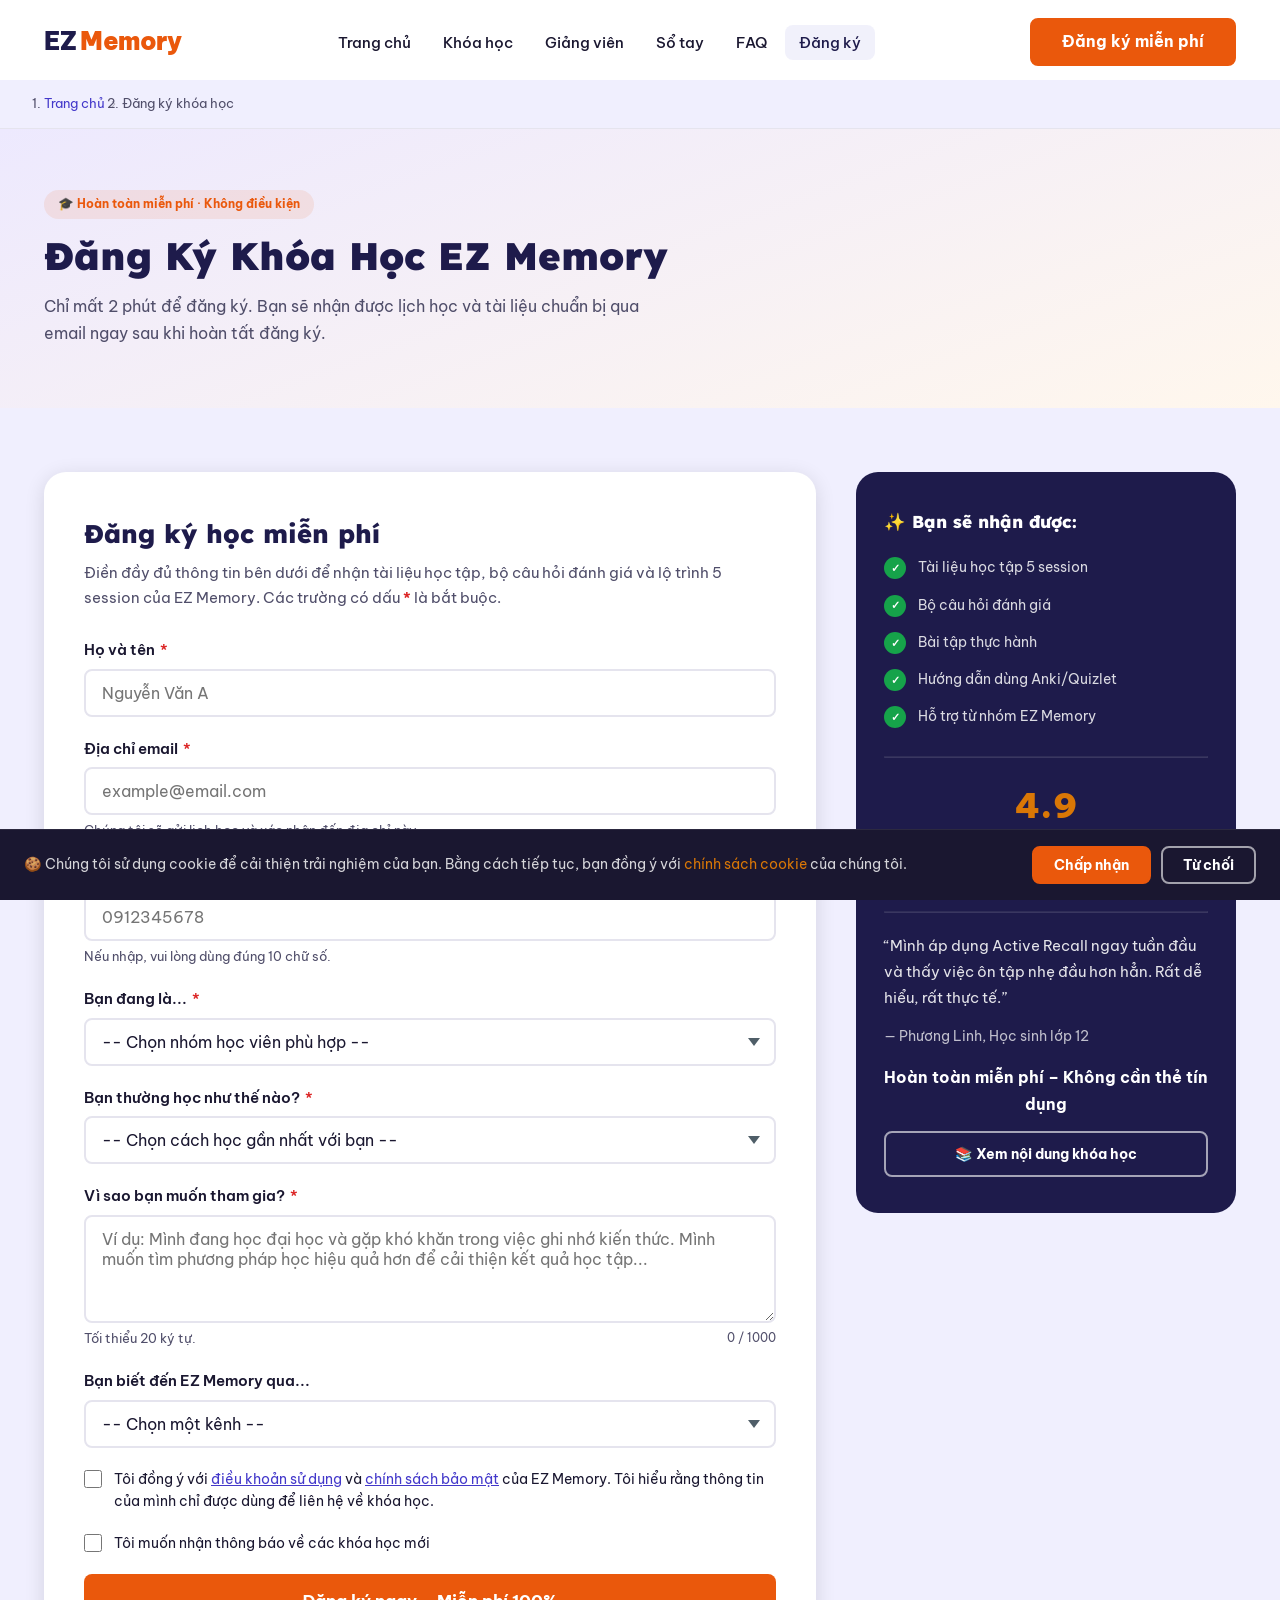
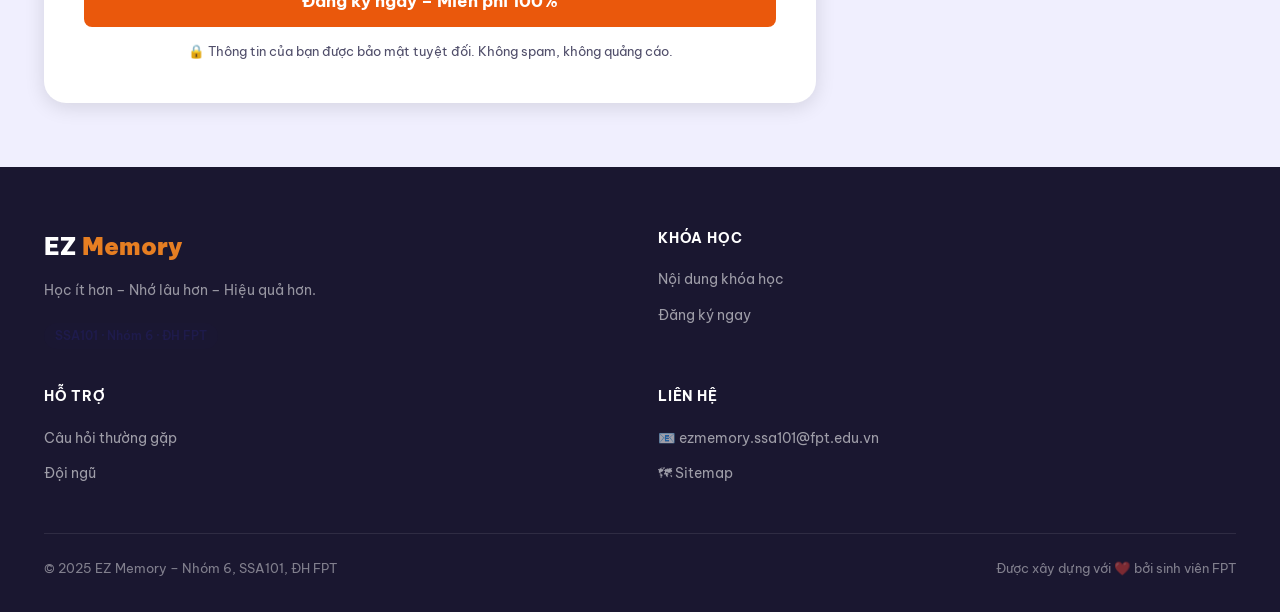
<file: register.html>
﻿<!DOCTYPE html>
<html lang="vi">
<head>
  <meta charset="UTF-8">
  <meta name="viewport" content="width=device-width, initial-scale=1.0">
  <title>Đăng Ký Học Miễn Phí | EZ Memory</title>
  <meta name="description" content="Đăng ký tham gia khóa học EZ Memory hoàn toàn miễn phí. Nhận tài liệu học tập ngay sau khi đăng ký.">
  <meta name="keywords" content="đăng ký EZ Memory, khóa học miễn phí, kỹ năng học tập online, SSA101 FPT">
  <meta name="robots" content="index, follow">
  <link rel="canonical" href="https://ezmemory.edu.vn/register.html">

  <!-- Open Graph -->
  <meta property="og:type"        content="website">
  <meta property="og:url"         content="https://ezmemory.edu.vn/register.html">
  <meta property="og:title"       content="Đăng Ký Học Miễn Phí | EZ Memory">
  <meta property="og:description" content="Điền form đăng ký EZ Memory để nhận tài liệu học tập 5 session và hướng dẫn thực hành miễn phí.">
  <meta property="og:image"       content="https://ezmemory.edu.vn/og-image.png">
  <meta property="og:locale"      content="vi_VN">
  <meta property="og:site_name"   content="EZ Memory">

  <!-- Twitter Card -->
  <meta name="twitter:card"        content="summary_large_image">
  <meta name="twitter:title"       content="Đăng Ký Học Miễn Phí | EZ Memory">
  <meta name="twitter:description" content="Đăng ký EZ Memory miễn phí và nhận ngay lộ trình học, bài tập thực hành và hướng dẫn Anki/Quizlet.">

  <link rel="icon" type="image/x-icon" href="favicon.ico">
  <link rel="shortcut icon" type="image/x-icon" href="favicon.ico">
  <!-- Google Fonts: Be Vietnam Pro -->
  <link rel="preconnect" href="https://fonts.googleapis.com">
  <link rel="preconnect" href="https://fonts.gstatic.com" crossorigin>
  <link rel="stylesheet" href="https://fonts.googleapis.com/css2?family=Be+Vietnam+Pro:wght@400;500;600;700;800;900&family=Lexend:wght@700;800;900&display=swap">
  <link rel="stylesheet" href="css/style.css">
</head>
<body>

<a href="#main-content" class="skip-to-content">Bỏ qua điều hướng</a>

<!-- Navbar injected by js/navbar.js -->
<header></header>
<script src="js/navbar.js"></script>

<main id="main-content">

<!-- BREADCRUMB -->
<div class="nav-spacer"></div>
<nav class="breadcrumb" aria-label="Breadcrumb">
  <div class="container">
    <ol class="breadcrumb__list" role="list">
      <li class="breadcrumb__item" role="listitem"><a href="index.html">Trang chủ</a></li>
      <span class="breadcrumb__sep" aria-hidden="true">›</span>
      <li class="breadcrumb__item" role="listitem" aria-current="page">Đăng ký khóa học</li>
    </ol>
  </div>
</nav>

<!-- PAGE HERO -->
<section class="page-hero register-hero" aria-label="Đăng ký EZ Memory">
  <div class="container">
    <div class="page-hero__tag">🎓 Hoàn toàn miễn phí · Không điều kiện</div>
    <h1 class="page-hero__title">Đăng Ký Khóa Học EZ Memory</h1>
    <p class="page-hero__subtitle">
      Chỉ mất 2 phút để đăng ký. Bạn sẽ nhận được lịch học và tài liệu chuẩn bị
      qua email ngay sau khi hoàn tất đăng ký.
    </p>
  </div>
</section>

<!-- REGISTRATION FORM + SIDEBAR -->
<section class="register-body" aria-label="Form đăng ký">
  <div class="container">
    <div class="register-grid">

      <!-- FORM -->
      <div>
        <div class="form-card fade-in">
          <h2 class="form-card__title">Đăng ký học miễn phí</h2>
          <p class="form-card__subtitle">
            Điền đầy đủ thông tin bên dưới để nhận tài liệu học tập, bộ câu hỏi đánh giá và lộ trình 5 session của EZ Memory. Các trường có dấu
            <span style="color:var(--red);font-weight:700">*</span> là bắt buộc.
          </p>

          <form id="registration-form" novalidate aria-label="Form đăng ký khóa học EZ Memory">

            <!-- HO VA TEN -->
            <div class="form-group">
              <label class="form-label" for="fullname">
                Họ và tên <span class="required" aria-hidden="true">*</span>
              </label>
              <input
                type="text"
                id="fullname"
                name="fullname"
                class="form-control"
                placeholder="Nguyễn Văn A"
                autocomplete="name"
                aria-required="true"
                aria-describedby="fullname-error"
                maxlength="100"
              >
              <div class="form-error" id="fullname-error" role="alert" aria-live="polite"></div>
            </div>

            <!-- EMAIL -->
            <div class="form-group">
              <label class="form-label" for="email">
                Địa chỉ email <span class="required" aria-hidden="true">*</span>
              </label>
              <input
                type="email"
                id="email"
                name="email"
                class="form-control"
                placeholder="example@email.com"
                autocomplete="email"
                aria-required="true"
                aria-describedby="email-error"
                maxlength="150"
              >
              <div class="form-hint">Chúng tôi sẽ gửi lịch học và xác nhận đến địa chỉ này.</div>
              <div class="form-error" id="email-error" role="alert" aria-live="polite"></div>
            </div>

            <!-- SO DIEN THOAI -->
            <div class="form-group">
              <label class="form-label" for="phone">
                Số điện thoại <span style="color:var(--gray);font-weight:400">(không bắt buộc)</span>
              </label>
              <input
                type="tel"
                id="phone"
                name="phone"
                class="form-control"
                placeholder="0912345678"
                autocomplete="tel"
                aria-describedby="phone-hint phone-error"
                maxlength="15"
                inputmode="numeric"
              >
              <div class="form-hint" id="phone-hint">Nếu nhập, vui lòng dùng đúng 10 chữ số.</div>
              <div class="form-error" id="phone-error" role="alert" aria-live="polite"></div>
            </div>

            <!-- TRINH DO HOC VAN -->
            <div class="form-group">
              <label class="form-label" for="education">
                Bạn đang là... <span class="required" aria-hidden="true">*</span>
              </label>
              <select
                id="education"
                name="education"
                class="form-control"
                aria-required="true"
                aria-describedby="education-error"
              >
                <option value="" disabled selected>-- Chọn nhóm học viên phù hợp --</option>
                <option value="thpt">Học sinh THPT</option>
                <option value="daihoc">Sinh viên đại học</option>
                <option value="dilam">Người đi làm</option>
                <option value="khac">Khác</option>
              </select>
              <div class="form-error" id="education-error" role="alert" aria-live="polite"></div>
            </div>

            <div class="form-group">
              <label class="form-label" for="study-style">
                Bạn thường học như thế nào? <span class="required" aria-hidden="true">*</span>
              </label>
              <select
                id="study-style"
                name="studyStyle"
                class="form-control"
                aria-required="true"
                aria-describedby="study-style-error"
              >
                <option value="" disabled selected>-- Chọn cách học gần nhất với bạn --</option>
                <option value="doc-lai">Đọc lại tài liệu</option>
                <option value="chep-bai">Chép bài</option>
                <option value="highlight">Highlight</option>
                <option value="hoc-thuoc">Học thuộc</option>
                <option value="chua-co-phuong-phap">Chưa có phương pháp</option>
              </select>
              <div class="form-error" id="study-style-error" role="alert" aria-live="polite"></div>
            </div>

            <!-- LY DO THAM GIA -->
            <div class="form-group">
              <label class="form-label" for="reason">
                Vì sao bạn muốn tham gia? <span class="required" aria-hidden="true">*</span>
              </label>
              <textarea
                id="reason"
                name="reason"
                class="form-control"
                placeholder="Ví dụ: Mình đang học đại học và gặp khó khăn trong việc ghi nhớ kiến thức. Mình muốn tìm phương pháp học hiệu quả hơn để cải thiện kết quả học tập..."
                aria-required="true"
                aria-describedby="reason-hint reason-counter reason-error"
                rows="4"
                maxlength="1000"
              ></textarea>
              <div class="form-hint-row">
                <div class="form-hint" id="reason-hint">Tối thiểu 20 ký tự.</div>
                <div class="form-counter" id="reason-counter" aria-live="polite">0 / 1000</div>
              </div>
              <div class="form-error" id="reason-error" role="alert" aria-live="polite"></div>
            </div>

            <div class="form-group">
              <label class="form-label" for="source">Bạn biết đến EZ Memory qua...</label>
              <select
                id="source"
                name="source"
                class="form-control"
              >
                <option value="" selected>-- Chọn một kênh --</option>
                <option value="facebook">Facebook</option>
                <option value="zalo">Zalo</option>
                <option value="ban-be">Bạn bè</option>
                <option value="truong-hoc">Trường học</option>
                <option value="google">Google</option>
                <option value="khac">Khác</option>
              </select>
            </div>

            <!-- DIEU KHOAN -->
            <div class="form-group">
              <label class="form-check" for="terms">
                <input
                  type="checkbox"
                  id="terms"
                  name="terms"
                  aria-required="true"
                  aria-describedby="terms-error"
                >
                <span class="form-check__label">
                  Tôi đồng ý với
                  <a href="#" aria-label="Điều khoản sử dụng">điều khoản sử dụng</a>
                  và
                  <a href="#" aria-label="Chính sách bảo mật">chính sách bảo mật</a>
                  của EZ Memory. Tôi hiểu rằng thông tin của mình chỉ được dùng để liên hệ về khóa học.
                </span>
              </label>
              <div class="form-error" id="terms-error" role="alert" aria-live="polite"></div>
            </div>

            <div class="form-group">
              <label class="form-check" for="newsletter">
                <input
                  type="checkbox"
                  id="newsletter"
                  name="newsletter"
                >
                <span class="form-check__label">
                  Tôi muốn nhận thông báo về các khóa học mới
                </span>
              </label>
            </div>

            <!-- SUBMIT -->
            <button type="submit" class="btn-submit" aria-label="Đăng ký khóa học EZ Memory">
              Đăng ký ngay – Miễn phí 100%
            </button>

            <p style="text-align:center;margin-top:14px;font-size:.83rem;color:var(--gray);">
              🔒 Thông tin của bạn được bảo mật tuyệt đối. Không spam, không quảng cáo.
            </p>

          </form>
        </div>
      </div>

      <!-- SIDEBAR -->
      <div>
        <div class="benefit-sidebar fade-in fade-in-delay-2">
          <h3 class="benefit-sidebar__title">✨ Bạn sẽ nhận được:</h3>
          <ul class="benefit-sidebar__list" role="list">
            <li class="benefit-sidebar__item" role="listitem">
              <div class="benefit-sidebar__check" aria-hidden="true">✓</div>
              <span>Tài liệu học tập 5 session</span>
            </li>
            <li class="benefit-sidebar__item" role="listitem">
              <div class="benefit-sidebar__check" aria-hidden="true">✓</div>
              <span>Bộ câu hỏi đánh giá</span>
            </li>
            <li class="benefit-sidebar__item" role="listitem">
              <div class="benefit-sidebar__check" aria-hidden="true">✓</div>
              <span>Bài tập thực hành</span>
            </li>
            <li class="benefit-sidebar__item" role="listitem">
              <div class="benefit-sidebar__check" aria-hidden="true">✓</div>
              <span>Hướng dẫn dùng Anki/Quizlet</span>
            </li>
            <li class="benefit-sidebar__item" role="listitem">
              <div class="benefit-sidebar__check" aria-hidden="true">✓</div>
              <span>Hỗ trợ từ nhóm EZ Memory</span>
            </li>
          </ul>

          <hr class="benefit-sidebar__divider">

          <div class="benefit-sidebar__proof">
            <div class="benefit-sidebar__rating" aria-label="Đánh giá 4.9 trên 5">4.9</div>
            <div class="benefit-sidebar__stars" aria-hidden="true">★★★★★</div>
            <div class="benefit-sidebar__proof-text">Đã có 500+ học viên đăng ký</div>
          </div>

          <hr class="benefit-sidebar__divider">

          <blockquote style="font-size:0.96rem; line-height:1.7; color:rgba(255,255,255,.88); margin-bottom:14px;">
            “Mình áp dụng Active Recall ngay tuần đầu và thấy việc ôn tập nhẹ đầu hơn hẳn. Rất dễ hiểu, rất thực tế.”
          </blockquote>
          <p style="font-size:.88rem;color:rgba(255,255,255,.72);margin-bottom:16px;">— Phương Linh, Học sinh lớp 12</p>
          <div style="text-align:center;">
            <p style="font-size:1rem;font-weight:700;color:var(--white);margin-bottom:14px;">
              Hoàn toàn miễn phí – Không cần thẻ tín dụng
            </p>
            <a href="courses.html" class="btn btn-outline-white btn-full" style="font-size:.88rem;" aria-label="Xem nội dung khóa học">
              📚 Xem nội dung khóa học
            </a>
          </div>
        </div>
      </div>

    </div>
  </div>
</section>

</main>

<!-- FOOTER -->
<footer class="footer" role="contentinfo">
  <div class="container">
    <div class="footer__grid">
      <div>
        <a href="index.html" class="footer__logo">EZ <span class="logo-accent">Memory</span></a>
        <p class="footer__tagline">Học ít hơn – Nhớ lâu hơn – Hiệu quả hơn.</p>
        <span class="tag tag--navy" style="font-size:.78rem;">SSA101 · Nhóm 6 · ĐH FPT</span>
      </div>
      <div>
        <p class="footer__heading">Khóa học</p>
        <ul class="footer__links" role="list">
          <li><a href="courses.html" class="footer__link">Nội dung khóa học</a></li>
          <li><a href="register.html"  class="footer__link">Đăng ký ngay</a></li>
        </ul>
      </div>
      <div>
        <p class="footer__heading">Hỗ trợ</p>
        <ul class="footer__links" role="list">
          <li><a href="index.html#faq" class="footer__link">Câu hỏi thường gặp</a></li>
          <li><a href="index.html#giang-vien" class="footer__link">Đội ngũ</a></li>
        </ul>
      </div>
      <div>
        <p class="footer__heading">Liên hệ</p>
        <ul class="footer__links" role="list">
          <li><a href="mailto:ezmemory.ssa101@fpt.edu.vn" class="footer__link">📧 ezmemory.ssa101@fpt.edu.vn</a></li>
          <li><a href="sitemap.xml" class="footer__link">🗺 Sitemap</a></li>
        </ul>
      </div>
    </div>
    <div class="footer__bottom">
      <span>© 2025 EZ Memory – Nhóm 6, SSA101, ĐH FPT</span>
      <span>Được xây dựng với ❤️ bởi sinh viên FPT</span>
    </div>
  </div>
</footer>

<!-- COOKIE BANNER -->
<div id="cookie-banner" class="cookie-banner" role="dialog" aria-label="Thông báo cookie" aria-live="polite">
  <p>🍪 Chúng tôi sử dụng cookie để cải thiện trải nghiệm của bạn. Bằng cách tiếp tục, bạn đồng ý với <a href="#" style="color:var(--yellow)">chính sách cookie</a> của chúng tôi.</p>
  <div class="cookie-banner__btns">
    <button class="btn btn-primary" data-cookie-accept style="padding:10px 20px;font-size:.88rem;">Chấp nhận</button>
    <button class="btn btn-outline-white" data-cookie-decline style="padding:10px 20px;font-size:.88rem;">Từ chối</button>
  </div>
</div>

<script src="js/main.js" defer></script>
</body>
</html>
</file>
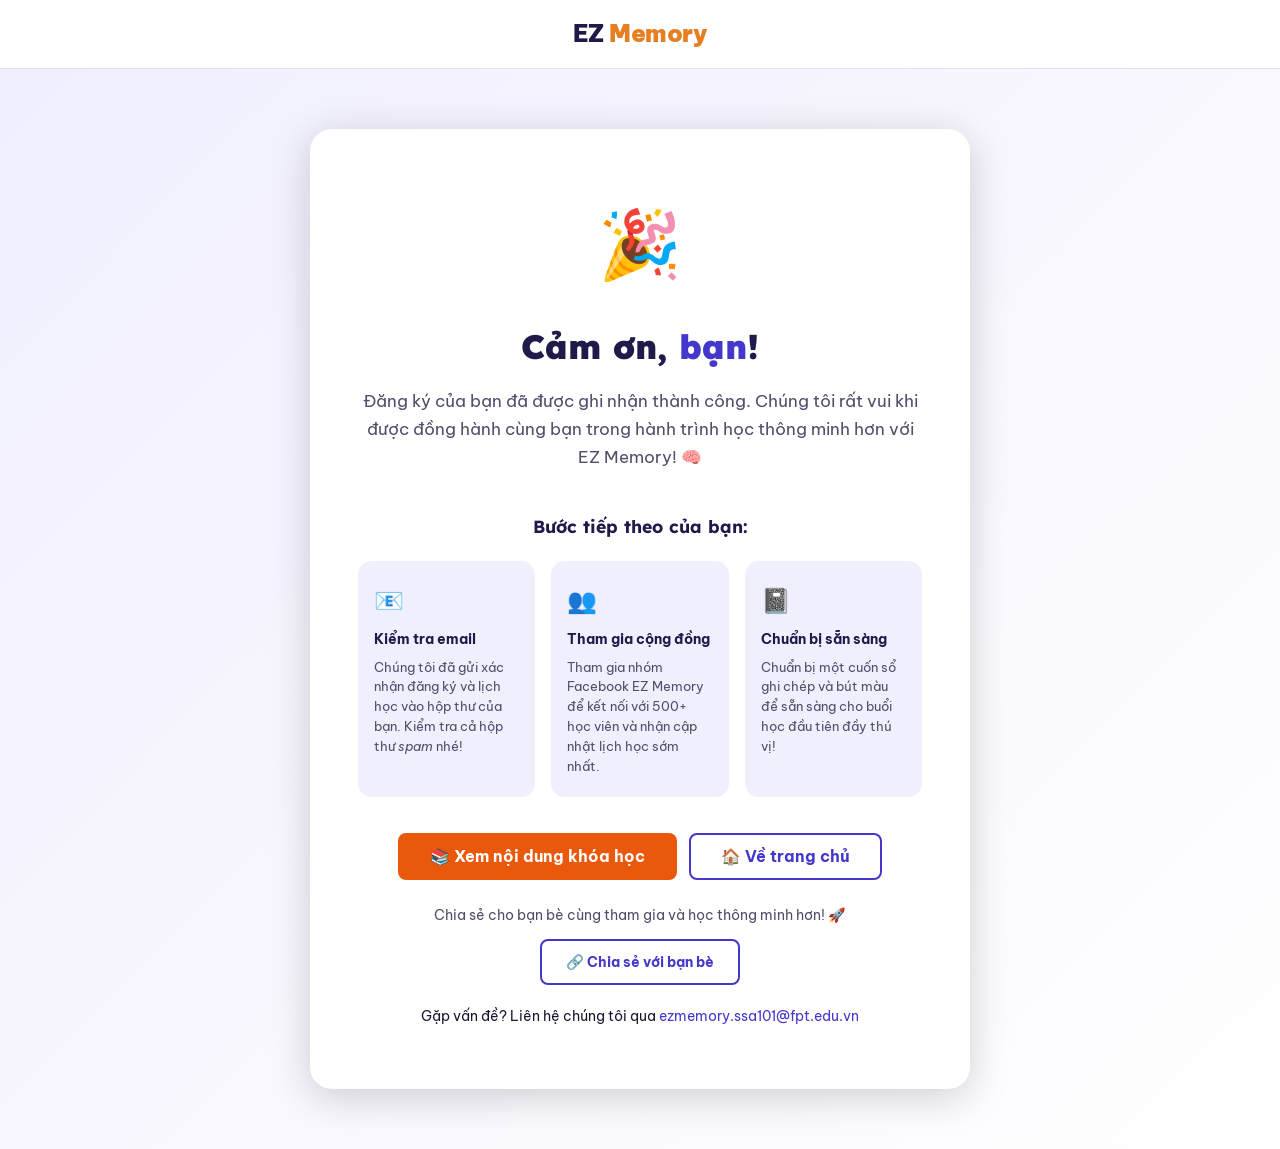
<file: thank-you.html>
﻿<!DOCTYPE html>
<html lang="vi">
<head>
  <meta charset="UTF-8">
  <meta name="viewport" content="width=device-width, initial-scale=1.0">
  <title>Đăng Ký Thành Công – EZ Memory</title>
  <!-- noindex: thank-you page should not appear in search -->
  <meta name="robots" content="noindex, nofollow">
  <meta name="description" content="Cảm ơn bạn đã đăng ký khóa học EZ Memory. Chúng tôi sẽ liên hệ sớm qua email.">

  <!-- Open Graph (minimal, no-index page) -->
  <meta property="og:title"       content="Đăng Ký Thành Công – EZ Memory">
  <meta property="og:description" content="Chúc mừng! Bạn đã đăng ký thành công khóa học EZ Memory.">
  <meta property="og:locale"      content="vi_VN">
  <meta property="og:site_name"   content="EZ Memory">

  <link rel="icon" type="image/x-icon" href="favicon.ico">
  <link rel="shortcut icon" type="image/x-icon" href="favicon.ico">
  <!-- Google Fonts: Be Vietnam Pro -->
  <link rel="preconnect" href="https://fonts.googleapis.com">
  <link rel="preconnect" href="https://fonts.gstatic.com" crossorigin>
  <link rel="stylesheet" href="https://fonts.googleapis.com/css2?family=Be+Vietnam+Pro:wght@400;500;600;700;800;900&family=Lexend:wght@700;800;900&display=swap">
  <link rel="stylesheet" href="css/style.css">

  <style>
    /* Minimal header for thank-you page */
    .ty-header {
      background: var(--white);
      border-bottom: 1px solid var(--light-gray);
      padding: 14px 0;
      text-align: center;
    }
    .ty-header__logo {
      font-size: 1.5rem;
      font-weight: 900;
      color: var(--navy);
      letter-spacing: -.02em;
    }
    .ty-header__logo .logo-accent { color: var(--orange); }
  </style>
</head>
<body>

<!-- Minimal header (no full nav on thank-you page) -->
<header class="ty-header" role="banner">
  <a href="index.html" class="ty-header__logo" aria-label="EZ Memory – Về trang chủ">
    EZ <span class="logo-accent">Memory</span>
  </a>
</header>

<main id="main-content">
<div class="thankyou-wrap">
  <div class="thankyou-card fade-in">

    <div class="thankyou-icon" aria-hidden="true">🎉</div>

    <h1>
      Cảm ơn, <span id="registrant-name" class="registrant-name" style="color:var(--blue)">bạn</span>!
    </h1>

    <p class="thankyou-sub">
      Đăng ký của bạn đã được ghi nhận thành công. Chúng tôi rất vui khi được đồng hành
      cùng bạn trong hành trình học thông minh hơn với EZ Memory! 🧠
    </p>

    <h2 style="font-size:1.1rem;color:var(--navy);margin-bottom:20px;">Bước tiếp theo của bạn:</h2>

    <div class="next-steps">

      <div class="next-step-card fade-in fade-in-delay-1">
        <div class="next-step-card__icon">📧</div>
        <div class="next-step-card__title">Kiểm tra email</div>
        <p class="next-step-card__text">
          Chúng tôi đã gửi xác nhận đăng ký và lịch học vào hộp thư của bạn.
          Kiểm tra cả hộp thư <em>spam</em> nhé!
        </p>
      </div>

      <div class="next-step-card fade-in fade-in-delay-2">
        <div class="next-step-card__icon">👥</div>
        <div class="next-step-card__title">Tham gia cộng đồng</div>
        <p class="next-step-card__text">
          Tham gia nhóm Facebook EZ Memory để kết nối với 500+ học viên và nhận
          cập nhật lịch học sớm nhất.
        </p>
      </div>

      <div class="next-step-card fade-in fade-in-delay-3">
        <div class="next-step-card__icon">📓</div>
        <div class="next-step-card__title">Chuẩn bị sẵn sàng</div>
        <p class="next-step-card__text">
          Chuẩn bị một cuốn sổ ghi chép và bút màu để sẵn sàng cho buổi học
          đầu tiên đầy thú vị!
        </p>
      </div>

    </div>

    <!-- Buttons -->
    <div style="display:flex;gap:12px;justify-content:center;flex-wrap:wrap;margin-bottom:24px;">
      <a href="courses.html" class="btn btn-primary" aria-label="Xem lại nội dung khóa học">
        📚 Xem nội dung khóa học
      </a>
      <a href="index.html" class="btn btn-secondary" aria-label="Về trang chủ EZ Memory">
        🏠 Về trang chủ
      </a>
    </div>

    <!-- Share section -->
    <div class="share-section">
      <p>Chia sẻ cho bạn bè cùng tham gia và học thông minh hơn! 🚀</p>
      <button class="share-btn" data-share aria-label="Chia sẻ khóa học EZ Memory với bạn bè">
        🔗 Chia sẻ với bạn bè
      </button>
    </div>

    <div class="thankyou-back">
      Gặp vấn đề? Liên hệ chúng tôi qua
      <a href="mailto:ezmemory.ssa101@fpt.edu.vn">ezmemory.ssa101@fpt.edu.vn</a>
    </div>

  </div>
</div>
</main>

<script src="js/main.js" defer></script>
</body>
</html>
</file>
<file: css/style.css>
﻿/* ============================================================
   EZ Memory – style.css
   ============================================================ */

/* ---------- CSS Variables ---------- */
:root {
  --navy:       #1E1B4B;
  --blue:       #4338CA;
  --teal:       #EA580C;
  --green:      #16A34A;
  --orange:     #E67E22;
  --yellow:     #D97706;
  --light-bg:   #F0EFFE;
  --white:      #FFFFFF;
  --dark:       #1A1730;
  --gray:       #504E6A;   /* WCAG AA ≥4.5:1 on white */
  --light-gray: #E5E4EE;
  --red:        #DC2626;

  --shadow-sm: 0 2px 8px rgba(0,0,0,.08);
  --shadow-md: 0 4px 20px rgba(0,0,0,.12);
  --shadow-lg: 0 8px 40px rgba(0,0,0,.18);

  --radius-sm: 8px;
  --radius-md: 14px;
  --radius-lg: 22px;

  --transition: 0.3s ease;
  --container: 1240px;
}

/* ---------- Reset & Base ---------- */
*, *::before, *::after { box-sizing: border-box; margin: 0; padding: 0; }
html { scroll-behavior: smooth; font-size: 16px; }
body {
  font-family: 'Be Vietnam Pro', -apple-system, BlinkMacSystemFont, 'Segoe UI', Roboto,
               'Helvetica Neue', Arial, 'Noto Sans', sans-serif;
  color: var(--dark);
  background: var(--white);
  line-height: 1.65;
  overflow-x: hidden;
}
h1, h2, h3 { text-wrap: balance; font-family: 'Lexend', 'Be Vietnam Pro', sans-serif; }
img { max-width: 100%; display: block; }
a  { color: inherit; text-decoration: none; }
ul { list-style: none; }
button { cursor: pointer; border: none; background: none; font-family: inherit; }
input, select, textarea { font-family: inherit; }

/* ---------- Reduced Motion ---------- */
@media (prefers-reduced-motion: reduce) {
  *, *::before, *::after { transition: none !important; animation: none !important; }
  .fade-in { opacity: 1 !important; transform: none !important; }
}

/* ---------- Skip to content ---------- */
.skip-to-content {
  position: absolute;
  top: -100%;
  left: 16px;
  padding: 10px 18px;
  background: var(--navy);
  color: var(--white);
  border-radius: 0 0 var(--radius-sm) var(--radius-sm);
  font-size: .9rem;
  font-weight: 700;
  z-index: 9999;
  transition: top .2s ease;
  text-decoration: none;
}
.skip-to-content:focus { top: 0; }

/* ============================================================
   LAYOUT HELPERS
   ============================================================ */
.container   { max-width: var(--container); margin: 0 auto; padding: 0 24px; }
.section     { padding: 88px 0; }
.section-sm  { padding: 56px 0; }
.text-center { text-align: center; }

.section-tag {
  display: inline-block;
  background: rgba(234,88,12,.1);
  color: var(--teal);
  padding: 4px 14px;
  border-radius: 50px;
  font-size: .78rem;
  font-weight: 700;
  text-transform: uppercase;
  letter-spacing: .06em;
  margin-bottom: 14px;
}
.section-title {
  font-size: clamp(1.7rem, 3vw, 2.5rem);
  font-weight: 900;
  color: var(--navy);
  line-height: 1.2;
  margin-bottom: 16px;
  text-wrap: balance;
}
.section-subtitle {
  font-size: 1.05rem;
  color: var(--gray);
  max-width: 620px;
  margin: 0 auto;
  line-height: 1.7;
}

/* ---------- Buttons ---------- */
.btn {
  display: inline-flex;
  align-items: center;
  gap: 8px;
  padding: 14px 30px;
  border-radius: var(--radius-sm);
  font-size: .98rem;
  font-weight: 700;
  transition: var(--transition);
  cursor: pointer;
  border: 2px solid transparent;
  line-height: 1;
}
.btn-primary { background: var(--teal); color: var(--white); border-color: var(--teal); }
.btn-primary:hover { background: var(--blue); border-color: var(--blue); transform: translateY(-2px); box-shadow: var(--shadow-md); }
.btn-secondary { background: transparent; color: var(--blue); border-color: var(--blue); }
.btn-secondary:hover { background: var(--blue); color: var(--white); transform: translateY(-2px); }
.btn-white { background: var(--white); color: var(--navy); border-color: var(--light-gray); }
.btn-white:hover { background: var(--light-bg); border-color: var(--blue); transform: translateY(-2px); box-shadow: var(--shadow-sm); }
/* Primary hero CTA */
.hero__btn-primary {
  background: var(--teal);
  color: var(--white);
  border-color: var(--teal);
  padding: 18px 40px;
  font-size: 1.08rem;
  box-shadow: 0 4px 20px rgba(234,88,12,.3);
}
.hero__btn-primary:hover {
  background: #C2410C;
  border-color: #C2410C;
  box-shadow: 0 6px 24px rgba(234,88,12,.4);
  transform: translateY(-2px);
}
.btn-outline-white { background: transparent; color: var(--white); border-color: rgba(255,255,255,.6); }
.btn-outline-white:hover { background: rgba(255,255,255,.1); }
.btn-lg   { padding: 17px 38px; font-size: 1.08rem; }
.btn-full { width: 100%; justify-content: center; }
.btn-submit {
  background: var(--teal);
  color: var(--white);
  border: none;
  font-size: 1.05rem;
  padding: 16px;
  border-radius: var(--radius-sm);
  width: 100%;
  cursor: pointer;
  font-weight: 700;
  transition: var(--transition);
}
.btn-submit:hover { transform: translateY(-2px); box-shadow: var(--shadow-md); opacity: .92; }

/* ---------- Badge ---------- */
.badge {
  display: inline-flex;
  align-items: center;
  gap: 6px;
  background: rgba(67,56,202,.12);
  color: var(--blue);
  border: 1.5px solid rgba(67,56,202,.25);
  border-radius: 50px;
  padding: 6px 16px;
  font-size: .85rem;
  font-weight: 600;
}

/* ---------- Tags ---------- */
.tag {
  display: inline-flex;
  align-items: center;
  padding: 3px 11px;
  border-radius: 50px;
  font-size: .77rem;
  font-weight: 600;
  background: var(--light-bg);
  color: var(--blue);
}
.tag--orange { background: rgba(230,126,34,.1); color: var(--orange); }
.tag--green  { background: rgba(22,163,74,.1);  color: var(--green);  }
.tag--teal   { background: rgba(234,88,12,.1);   color: var(--teal);   }
.tag--navy   { background: rgba(30,27,75,.1);    color: var(--navy);   }

/* ---------- Fade-in ---------- */
/* Default: elements are visible (no JS = no problem).
   .js-loaded on <body> activates the entrance animation. */
.fade-in {
  transition: opacity .65s ease, transform .65s ease;
}
body.js-loaded .fade-in:not(.visible) {
  opacity: 0;
  transform: translateY(24px);
}
.fade-in.visible { opacity: 1; transform: translateY(0); }
.fade-in-delay-1 { transition-delay: .1s; }
.fade-in-delay-2 { transition-delay: .2s; }
.fade-in-delay-3 { transition-delay: .3s; }
.fade-in-delay-4 { transition-delay: .4s; }

/* ============================================================
   NAVBAR
   ============================================================ */
.navbar {
  position: fixed;
  top: 0; left: 0; right: 0;
  z-index: 1000;
  background: transparent;
  transition: background var(--transition), box-shadow var(--transition), padding var(--transition);
  padding: 18px 0;
}
.navbar.scrolled {
  background: rgba(255,255,255,.95);
  backdrop-filter: blur(10px);
  box-shadow: var(--shadow-sm);
  padding: 10px 0;
}
.navbar__inner {
  display: flex;
  align-items: center;
  justify-content: space-between;
  gap: 24px;
}
.navbar__logo {
  font-size: 1.55rem;
  font-weight: 900;
  color: var(--navy);
  letter-spacing: -.02em;
  transition: color var(--transition);
  display: flex;
  align-items: center;
  gap: 4px;
  flex-shrink: 0;
}
.navbar.scrolled .navbar__logo { color: var(--navy); }
.navbar__logo .logo-accent { color: var(--teal); }

.navbar__nav {
  display: flex;
  align-items: center;
  gap: 4px;
}
.navbar__link {
  padding: 8px 14px;
  border-radius: var(--radius-sm);
  font-weight: 500;
  color: var(--dark);
  transition: var(--transition);
  font-size: .95rem;
  white-space: nowrap;
}
.navbar.scrolled .navbar__link { color: var(--dark); }
.navbar__link:hover, .navbar__link.active {
  color: var(--navy);
  background: rgba(67,56,202,.07);
}
.navbar.scrolled .navbar__link:hover,
.navbar.scrolled .navbar__link.active {
  color: var(--blue);
  background: var(--light-bg);
}
.navbar__cta { margin-left: 12px; }

/* Hamburger */
.navbar__toggle {
  display: none;
  flex-direction: column;
  gap: 5px;
  padding: 8px;
  z-index: 1001;
  position: relative;
}
.navbar__toggle span {
  display: block;
  width: 24px; height: 2px;
  background: var(--navy);
  border-radius: 2px;
  transition: var(--transition);
}
.navbar.scrolled .navbar__toggle span { background: var(--navy); }
.navbar__toggle.open span:nth-child(1) { transform: translateY(7px) rotate(45deg); }
.navbar__toggle.open span:nth-child(2) { opacity: 0; transform: scaleX(0); }
.navbar__toggle.open span:nth-child(3) { transform: translateY(-7px) rotate(-45deg); }

/* Nav spacer for sub-pages */
.nav-spacer { height: 80px; }

/* ============================================================
   HERO
   ============================================================ */
.hero {
  background: linear-gradient(160deg, #EDE9FE 0%, #F8F7FF 60%, #FFF7ED 100%);
  min-height: 100vh;
  display: flex;
  align-items: center;
  padding: 110px 0 80px;
  position: relative;
  overflow: hidden;
}
.hero::before {
  content: '';
  position: absolute; inset: 0;
  background: radial-gradient(ellipse at 80% 30%, rgba(234,88,12,.08) 0%, transparent 55%);
}
.hero::after {
  content: '';
  position: absolute;
  bottom: -2px; left: 0; right: 0;
  height: 60px;
  background: var(--white);
  clip-path: ellipse(55% 100% at 50% 100%);
}
.hero__grid {
  display: grid;
  grid-template-columns: 1fr 1fr;
  gap: 64px;
  align-items: center;
  position: relative;
  z-index: 1;
}
.hero__content { color: var(--dark); }
.hero__badge { margin-bottom: 22px; }
.hero__badge .badge {
  background: rgba(234,88,12,.1);
  color: var(--teal);
  border-color: rgba(234,88,12,.25);
}
.hero__title {
  font-size: clamp(2.1rem, 4.2vw, 3.3rem);
  font-weight: 900;
  line-height: 1.13;
  margin-bottom: 20px;
  text-wrap: balance;
  letter-spacing: -.025em;
  color: var(--navy);
}
.hero__title .highlight { color: var(--teal); }
.hero__subtitle {
  font-size: 1.08rem;
  color: var(--gray);
  margin-bottom: 36px;
  line-height: 1.75;
  max-width: 520px;
}
.hero__btns {
  display: flex;
  gap: 14px;
  flex-wrap: wrap;
  margin-bottom: 40px;
}
.hero__proof {
  display: flex;
  gap: 22px;
  flex-wrap: wrap;
}
.hero__proof-item {
  display: flex;
  align-items: center;
  gap: 7px;
  color: var(--gray);
  font-size: .88rem;
}
.hero__proof-item strong { color: var(--navy); }
.hero__proof-item .proof-icon { font-size: 1rem; }

/* Hero visual / roadmap card */
.hero__visual {
  position: relative;
  display: flex;
  align-items: center;
  justify-content: center;
}
.hero__card-wrap {
  position: relative;
  width: 100%;
  max-width: 400px;
  margin: 0 auto;
}

/* Course Roadmap Card */
.hero__roadmap {
  background: var(--white);
  border: 1.5px solid var(--light-gray);
  border-radius: var(--radius-lg);
  padding: 24px 24px 18px;
  color: var(--dark);
  box-shadow: var(--shadow-md);
}
.hero__roadmap-header {
  display: flex;
  align-items: center;
  gap: 12px;
  margin-bottom: 18px;
  padding-bottom: 14px;
  border-bottom: 1px solid var(--light-gray);
}
.hero__roadmap-badge-main { font-size: 1.8rem; }
.hero__roadmap-header strong { display: block; font-size: 1.05rem; font-weight: 800; color: var(--navy); }
.hero__roadmap-header span  { font-size: .78rem; color: var(--gray); }

.hero__roadmap-items { display: flex; flex-direction: column; gap: 8px; }
.hero__roadmap-item {
  display: flex;
  align-items: center;
  gap: 12px;
  padding: 8px 10px;
  border-radius: 8px;
  background: var(--light-bg);
  transition: background .2s ease;
}
.hero__roadmap-item:hover { background: rgba(67,56,202,.06); }
.hero__roadmap-num {
  width: 32px; height: 32px;
  border-radius: 7px;
  display: flex; align-items: center; justify-content: center;
  font-size: .75rem; font-weight: 800; flex-shrink: 0;
  color: var(--white);
}
.rn-orange { background: var(--orange); }
.rn-blue   { background: var(--blue);   }
.rn-teal   { background: var(--teal);   }
.rn-green  { background: var(--green);  }
.rn-yellow { background: #D97706;       }
.hero__roadmap-info { flex: 1; min-width: 0; }
.hero__roadmap-info strong { display: block; font-size: .85rem; font-weight: 700; color: var(--dark); line-height: 1.2; }
.hero__roadmap-info span   { font-size: .72rem; color: var(--gray); }
.hero__roadmap-dur {
  font-size: .72rem; font-weight: 700;
  color: var(--gray);
  flex-shrink: 0;
}
.hero__roadmap-footer {
  display: flex;
  gap: 14px;
  flex-wrap: wrap;
  margin-top: 14px;
  padding-top: 12px;
  border-top: 1px solid var(--light-gray);
  font-size: .73rem;
  color: var(--gray);
  font-weight: 600;
}

/* Floating cards */
.floating-card {
  position: absolute;
  background: var(--white);
  border-radius: var(--radius-md);
  padding: 13px 16px;
  box-shadow: 0 6px 24px rgba(0,0,0,.14);
  display: flex;
  align-items: center;
  gap: 11px;
  min-width: 185px;
  will-change: transform;
}
.floating-card:nth-child(2) { top: -18px; right: -28px; animation: floatA 3.2s ease-in-out infinite; }
.floating-card:nth-child(3) { bottom: 8px;  left: -28px; animation: floatB 3.2s ease-in-out infinite; }

@keyframes floatA {
  0%,100% { transform: translateY(0) rotate(1deg); }
  50%      { transform: translateY(-10px) rotate(1deg); }
}
@keyframes floatB {
  0%,100% { transform: translateY(0) rotate(-1deg); }
  50%      { transform: translateY(-10px) rotate(-1deg); }
}
.fc-icon {
  width: 40px; height: 40px;
  border-radius: var(--radius-sm);
  display: flex; align-items: center; justify-content: center;
  font-size: 1.25rem; flex-shrink: 0;
}
.fc-icon.orange { background: rgba(230,126,34,.14); }
.fc-icon.blue   { background: rgba(67,56,202,.14);  }
.fc-text strong { display: block; font-size: .88rem; color: var(--dark); font-weight: 700; }
.fc-text span   { font-size: .77rem; color: var(--gray); }

/* ============================================================
   PROBLEMS
   ============================================================ */
.problems { background: var(--light-bg); }
.problems__grid {
  display: grid;
  grid-template-columns: repeat(4, 1fr);
  gap: 24px;
  margin-top: 52px;
}
.problem-card {
  background: var(--white);
  border-radius: var(--radius-md);
  padding: 32px 24px;
  box-shadow: var(--shadow-sm);
  transition: var(--transition);
  border: 1.5px solid transparent;
}
.problem-card:nth-child(1) { background: rgba(230,126,34,.04); border-color: rgba(230,126,34,.18); }
.problem-card:nth-child(2) { background: rgba(67,56,202,.04); border-color: rgba(67,56,202,.18); }
.problem-card:nth-child(3) { background: rgba(234,88,12,.04);  border-color: rgba(234,88,12,.18);  }
.problem-card:nth-child(4) { background: rgba(22,163,74,.04);  border-color: rgba(22,163,74,.18);  }
.problem-card:hover { transform: translateY(-5px); box-shadow: var(--shadow-md); }
.problem-card__icon  { font-size: 2.3rem; margin-bottom: 14px; }
.problem-card__title { font-size: 1.05rem; font-weight: 700; color: var(--navy); margin-bottom: 10px; text-wrap: balance; }
.problem-card__text  { font-size: .92rem; color: var(--gray); line-height: 1.65; }

/* ============================================================
   SOLUTION
   ============================================================ */
.solution { background: var(--white); }
.solution__intro {
  font-size: clamp(1.35rem, 2.5vw, 1.9rem);
  font-weight: 800;
  color: var(--navy);
  text-align: center;
  max-width: 700px;
  margin: 0 auto 52px;
  line-height: 1.35;
}
.solution__intro em { color: var(--blue); font-style: normal; }
.solution__grid {
  display: grid;
  grid-template-columns: 1fr 1fr;
  gap: 32px;
}
.method-card {
  border-radius: var(--radius-lg);
  padding: 40px 36px;
  position: relative;
  overflow: hidden;
  transition: var(--transition);
}
.method-card:hover { transform: translateY(-4px); box-shadow: var(--shadow-md); }
.method-card--orange {
  background: linear-gradient(140deg, rgba(230,126,34,.07), rgba(230,126,34,.02));
  border: 2px solid rgba(230,126,34,.2);
}
.method-card--blue {
  background: linear-gradient(140deg, rgba(67,56,202,.07), rgba(67,56,202,.02));
  border: 2px solid rgba(67,56,202,.2);
}
.method-card__icon  { font-size: 3rem; margin-bottom: 16px; }
.method-card__label { font-size: .78rem; font-weight: 700; text-transform: uppercase; letter-spacing: .08em; margin-bottom: 8px; }
.method-card--orange .method-card__label { color: var(--orange); }
.method-card--blue   .method-card__label { color: var(--blue);   }
.method-card__title  { font-size: 1.45rem; font-weight: 800; color: var(--navy); margin-bottom: 12px; }
.method-card__text   { color: var(--gray); line-height: 1.72; margin-bottom: 22px; }
.method-card__bullets { display: flex; flex-direction: column; gap: 9px; }
.method-card__bullet {
  display: flex; align-items: flex-start; gap: 10px;
  font-size: .95rem; color: var(--dark);
}
.method-card__bullet::before {
  content: '✓';
  font-weight: 800; flex-shrink: 0; margin-top: 1px;
}
.method-card--orange .method-card__bullet::before { color: var(--orange); }
.method-card--blue   .method-card__bullet::before { color: var(--blue);   }

/* ============================================================
   SESSIONS
   ============================================================ */
.sessions { background: var(--light-bg); }
.sessions__grid {
  display: grid;
  grid-template-columns: repeat(3, 1fr);
  gap: 24px;
  margin-top: 52px;
}
.session-card {
  background: var(--white);
  border-radius: var(--radius-md);
  padding: 28px 24px;
  box-shadow: var(--shadow-sm);
  border: 1.5px solid var(--light-gray);
  display: flex;
  flex-direction: column;
  transition: var(--transition);
}
.session-card:hover { transform: translateY(-6px); box-shadow: var(--shadow-md); border-color: transparent; }
.session-card--s1 { border-color: rgba(230,126,34,.22); }
.session-card--s2 { border-color: rgba(67,56,202,.22);  }
.session-card--s3 { border-color: rgba(234,88,12,.22);   }
.session-card--s4 { border-color: rgba(22,163,74,.22);   }
.session-card--s5 { border-color: rgba(217,119,6,.22);  }

.session-card__header { display: flex; align-items: center; gap: 14px; margin-bottom: 14px; }
.session-badge {
  width: 46px; height: 46px;
  border-radius: var(--radius-sm);
  display: flex; align-items: center; justify-content: center;
  font-weight: 800; font-size: .88rem; flex-shrink: 0;
}
.session-card--s1 .session-badge { background: rgba(230,126,34,.13); color: var(--orange); }
.session-card--s2 .session-badge { background: rgba(67,56,202,.13);  color: var(--blue);   }
.session-card--s3 .session-badge { background: rgba(234,88,12,.13);   color: var(--teal);   }
.session-card--s4 .session-badge { background: rgba(22,163,74,.13);   color: var(--green);  }
.session-card--s5 .session-badge { background: rgba(217,119,6,.13);  color: var(--yellow); }

.session-card__meta    { flex: 1; }
.session-card__num     { font-size: .78rem; font-weight: 600; color: var(--gray); text-transform: uppercase; }
.session-card__title   { font-size: 1.04rem; font-weight: 700; color: var(--navy); margin-top: 2px; }
.session-card__duration {
  font-size: .8rem; color: var(--gray); margin-bottom: 12px;
  display: flex; align-items: center; gap: 4px;
}
.session-card__bullets { display: flex; flex-direction: column; gap: 6px; flex: 1; margin-bottom: 14px; }
.session-card__bullet  {
  font-size: .87rem; color: var(--dark);
  display: flex; align-items: flex-start; gap: 8px;
}
.session-card__bullet::before { content: '→'; flex-shrink: 0; margin-top: 1px; }
.session-card--s1 .session-card__bullet::before { color: var(--orange); }
.session-card--s2 .session-card__bullet::before { color: var(--blue);   }
.session-card--s3 .session-card__bullet::before { color: var(--teal);   }
.session-card--s4 .session-card__bullet::before { color: var(--green);  }
.session-card--s5 .session-card__bullet::before { color: var(--yellow); }

.session-card__activity {
  background: var(--light-bg);
  border-radius: var(--radius-sm);
  padding: 10px 13px;
  font-size: .82rem;
  color: var(--dark);
  margin-bottom: 14px;
}
.session-card__activity strong { color: var(--navy); }
.session-card__link {
  font-size: .82rem;
  font-weight: 600;
  color: var(--blue);
  display: flex;
  align-items: center;
  gap: 4px;
  transition: gap var(--transition);
  margin-top: auto;
}
.session-card__link:hover { gap: 8px; }
.sessions__cta { text-align: center; margin-top: 40px; }

/* ============================================================
   BENEFITS
   ============================================================ */
.benefits { background: var(--light-bg); }
.benefits .section-title    { color: var(--navy); }
.benefits .section-subtitle { color: var(--gray); }
.benefits__stats {
  display: grid;
  grid-template-columns: repeat(4, 1fr);
  gap: 24px;
  margin: 52px 0 6px;
  text-align: center;
}
.stat-item {
  padding: 24px 16px;
  background: var(--white);
  border-radius: var(--radius-md);
  box-shadow: var(--shadow-sm);
}
.stat-item__number {
  font-size: 3.1rem;
  font-weight: 900;
  color: var(--teal);
  line-height: 1;
  margin-bottom: 8px;
}
.stat-item__label { font-size: .92rem; color: var(--gray); }
.benefits__source {
  font-size: .78rem;
  color: var(--gray);
  margin: 18px 0 44px;
  font-style: italic;
  opacity: .75;
}
.benefits__bullets {
  display: grid;
  grid-template-columns: repeat(2, 1fr);
  gap: 14px;
  max-width: 820px;
  margin: 0 auto;
}
.benefit-bullet {
  display: flex; align-items: flex-start; gap: 12px;
  color: var(--dark); font-size: .95rem;
}
.benefit-bullet__check {
  width: 24px; height: 24px;
  background: var(--green);
  border-radius: 50%;
  display: flex; align-items: center; justify-content: center;
  font-size: .72rem; flex-shrink: 0; margin-top: 1px;
  color: var(--white); font-weight: 700;
}

/* ============================================================
   PROCESS
   ============================================================ */
.process { background: var(--white); }
.process__steps {
  display: grid;
  grid-template-columns: repeat(4, 1fr);
  gap: 36px;
  margin-top: 52px;
  position: relative;
}
.process__steps::before {
  content: '';
  position: absolute;
  top: 40px; left: 12%; right: 12%;
  height: 2px;
  background: linear-gradient(90deg, var(--teal), var(--blue));
  z-index: 0;
}
.process-step { text-align: center; position: relative; z-index: 1; }
.process-step__num {
  width: 80px; height: 80px;
  border-radius: 50%;
  background: linear-gradient(135deg, var(--teal), var(--blue));
  color: var(--white);
  font-size: 1.8rem; font-weight: 900;
  display: flex; align-items: center; justify-content: center;
  margin: 0 auto 20px;
  box-shadow: 0 4px 22px rgba(234,88,12,.35);
}
.process-step__title { font-size: 1.04rem; font-weight: 700; color: var(--navy); margin-bottom: 8px; }
.process-step__text  { font-size: .9rem; color: var(--gray); line-height: 1.65; }

/* ============================================================
   INSTRUCTORS
   ============================================================ */
.instructors { background: var(--light-bg); }
.instructors__grid {
  display: grid;
  grid-template-columns: repeat(5, 1fr);
  gap: 20px;
  margin-top: 52px;
}
.instructor-card {
  background: var(--white);
  border-radius: var(--radius-md);
  padding: 28px 18px;
  text-align: center;
  box-shadow: var(--shadow-sm);
  transition: var(--transition);
}
.instructor-card:hover { transform: translateY(-5px); box-shadow: var(--shadow-md); }
.instructor-card__avatar {
  width: 76px; height: 76px;
  border-radius: 50%;
  margin: 0 auto 13px;
  display: flex; align-items: center; justify-content: center;
  font-size: 1.65rem; font-weight: 900; color: var(--white);
}
.av-navy   { background: var(--navy);   }
.av-blue   { background: var(--blue);   }
.av-teal   { background: var(--teal);   }
.av-green  { background: var(--green);  }
.av-orange { background: var(--orange); }

.instructor-card__photo {
  width: 100%; height: 100%;
  object-fit: cover; border-radius: 50%;
  position: absolute; top: 0; left: 0;
}
.instructor-card__avatar { position: relative; overflow: hidden; }
.instructor-card__initial { pointer-events: none; }
.instructor-card__avatar:has(.instructor-card__photo[style*="none"]) .instructor-card__initial,
.instructor-card__avatar:not(:has(.instructor-card__photo)) .instructor-card__initial { display: flex; }
.instructor-card__photo:not([style*="none"]) ~ .instructor-card__initial { display: none; }
.instructor-card__name { font-size: .94rem; font-weight: 700; color: var(--navy); margin-bottom: 5px; }
.instructor-card__role { font-size: .8rem;  color: var(--gray); margin-bottom: 10px; }
.instructor-card--leader .tag--orange { display: inline-flex; }

/* ============================================================
   TESTIMONIALS
   ============================================================ */
.testimonials { background: var(--white); }
.testimonials__grid {
  display: grid;
  grid-template-columns: repeat(3, 1fr);
  gap: 28px;
  margin-top: 52px;
}
.testimonial-card {
  background: var(--light-bg);
  border-radius: var(--radius-md);
  padding: 32px 28px;
  position: relative;
}
.testimonial-card::before {
  content: '\201C';
  position: absolute;
  top: 12px; left: 22px;
  font-size: 5.5rem;
  color: var(--blue);
  opacity: .12;
  line-height: 1;
  font-family: Georgia, serif;
}
.testimonial-card__stars  { color: var(--yellow); font-size: 1rem; letter-spacing: 2px; margin-bottom: 13px; }
.testimonial-card__text   { color: var(--dark); line-height: 1.72; margin-bottom: 20px; font-style: italic; font-size: .96rem; }
.testimonial-card__author { display: flex; align-items: center; gap: 12px; }
.testimonial-card__avatar {
  width: 44px; height: 44px;
  border-radius: 50%;
  display: flex; align-items: center; justify-content: center;
  font-size: .95rem; font-weight: 700;
  color: var(--white); flex-shrink: 0;
}
.testimonial-card__author-info strong { display: block; font-size: .93rem; color: var(--navy); }
.testimonial-card__author-info span   { font-size: .8rem; color: var(--gray); }

/* ============================================================
   CERTIFICATES GALLERY
   ============================================================ */
.certs-heading {
  margin-top: 64px;
  margin-bottom: 28px;
}
.certs-heading h3 {
  font-size: clamp(1.25rem, 2.2vw, 1.7rem);
  font-weight: 800;
  color: var(--navy);
  margin-bottom: 8px;
}
.certs-heading p { font-size: .93rem; color: var(--gray); }

.certs-grid {
  display: grid;
  grid-template-columns: repeat(2, 1fr);
  gap: 28px;
  max-width: 860px;
  margin: 0 auto;
}
.cert-card {
  background: var(--white);
  border-radius: var(--radius-md);
  box-shadow: var(--shadow-sm);
  overflow: hidden;
  transition: var(--transition);
  cursor: zoom-in;
}
.cert-card:hover { transform: translateY(-4px); box-shadow: var(--shadow-md); }
.cert-card__img {
  display: block;
  width: 100%;
  height: auto;
  object-fit: cover;
  transition: transform .4s ease;
}
.cert-card:hover .cert-card__img { transform: scale(1.02); }
.cert-card__footer {
  padding: 14px 18px;
  display: flex;
  align-items: center;
  gap: 10px;
  border-top: 1px solid var(--light-gray);
}
.cert-card__badge {
  width: 36px; height: 36px;
  border-radius: 50%;
  background: linear-gradient(135deg, var(--blue), var(--teal));
  color: var(--white);
  font-size: 1rem;
  display: flex; align-items: center; justify-content: center;
  flex-shrink: 0;
}
.cert-card__info strong { display: block; font-size: .88rem; color: var(--navy); }
.cert-card__info span   { font-size: .78rem; color: var(--gray); }

/* Lightbox */
.cert-lightbox {
  display: none;
  position: fixed; inset: 0;
  z-index: 2000;
  background: rgba(0,0,0,.82);
  align-items: center;
  justify-content: center;
  padding: 20px;
  backdrop-filter: blur(4px);
}
.cert-lightbox.open { display: flex; }
.cert-lightbox__img {
  max-width: min(90vw, 680px);
  max-height: 90vh;
  border-radius: var(--radius-md);
  box-shadow: var(--shadow-lg);
  object-fit: contain;
}
.cert-lightbox__close {
  position: absolute;
  top: 18px; right: 22px;
  background: rgba(255,255,255,.15);
  border: none; cursor: pointer;
  color: var(--white);
  font-size: 1.6rem;
  width: 44px; height: 44px;
  border-radius: 50%;
  display: flex; align-items: center; justify-content: center;
  transition: background var(--transition);
}
.cert-lightbox__close:hover { background: rgba(255,255,255,.28); }

@media (max-width: 600px) {
  .certs-grid { grid-template-columns: 1fr; }
}

/* ============================================================
   FAQ
   ============================================================ */
.faq { background: var(--light-bg); }
.faq__list {
  max-width: 820px;
  margin: 52px auto 0;
  display: flex;
  flex-direction: column;
  gap: 12px;
}
.faq-item {
  background: var(--white);
  border-radius: var(--radius-md);
  box-shadow: var(--shadow-sm);
  overflow: hidden;
}
.faq-item__question {
  display: flex; align-items: center; justify-content: space-between;
  padding: 20px 24px;
  cursor: pointer;
  font-weight: 600; color: var(--navy); font-size: .98rem;
  transition: color var(--transition);
  gap: 12px; width: 100%; text-align: left;
  background: none; border: none; font-family: inherit;
}
.faq-item__question:hover { color: var(--blue); }
.faq-item__question[aria-expanded="true"] { color: var(--blue); }
.faq-item__icon {
  width: 28px; height: 28px; border-radius: 50%;
  background: var(--light-bg);
  display: flex; align-items: center; justify-content: center;
  font-size: .8rem; color: var(--blue); flex-shrink: 0;
  transition: transform var(--transition), background var(--transition), color var(--transition);
}
.faq-item__question[aria-expanded="true"] .faq-item__icon {
  transform: rotate(180deg);
  background: var(--blue); color: var(--white);
}
.faq-item__answer {
  max-height: 0; overflow: hidden;
  transition: max-height .4s ease;
}
/* max-height when open is set by JS via scrollHeight */
.faq-item__answer-inner {
  padding: 0 24px 20px;
  color: var(--gray); line-height: 1.72; font-size: .94rem;
}

/* ============================================================
   CTA SECTION
   ============================================================ */
.cta-section {
  background: linear-gradient(160deg, #EA580C 0%, #C2410C 100%);
  color: var(--white);
  padding: 88px 0;
  text-align: center;
}
.cta-section__title    { font-size: clamp(1.9rem, 3vw, 2.9rem); font-weight: 900; margin-bottom: 16px; }
.cta-section__subtitle { font-size: 1.07rem; color: rgba(255,255,255,.88); margin-bottom: 38px; max-width: 560px; margin-left: auto; margin-right: auto; }
.cta-section__btns     { display: flex; gap: 14px; justify-content: center; flex-wrap: wrap; margin-bottom: 36px; }
.cta-section__reassurance {
  display: flex; justify-content: center; gap: 28px;
  flex-wrap: wrap;
}
.cta-reassurance-item {
  display: flex; align-items: center; gap: 8px;
  font-size: .88rem; color: rgba(255,255,255,.88);
}
.cta-reassurance-item::before {
  content: '✓';
  width: 20px; height: 20px;
  background: rgba(255,255,255,.25); border-radius: 50%;
  display: inline-flex; align-items: center; justify-content: center;
  font-size: .7rem; font-weight: 700; flex-shrink: 0;
}

/* ============================================================
   STICKY MOBILE CTA
   ============================================================ */
.sticky-cta {
  display: none;
  position: fixed;
  bottom: 0; left: 0; right: 0;
  z-index: 1500;
  padding: 12px 20px;
  background: rgba(255,255,255,.96);
  backdrop-filter: blur(10px);
  box-shadow: 0 -2px 16px rgba(0,0,0,.1);
  transform: translateY(100%);
  transition: transform .35s ease;
  border-top: 1px solid var(--light-gray);
}
.sticky-cta.visible { transform: translateY(0); }
.sticky-cta__btn {
  display: flex;
  align-items: center;
  justify-content: center;
  gap: 8px;
  width: 100%;
  padding: 14px 24px;
  background: var(--teal);
  color: var(--white);
  border-radius: var(--radius-sm);
  font-weight: 700;
  font-size: 1rem;
  text-decoration: none;
  transition: background var(--transition);
}
.sticky-cta__btn:hover { background: #C2410C; }
@media (max-width: 768px) {
  .sticky-cta { display: block; }
  /* Pad bottom of cookie banner so it doesn't overlap sticky CTA */
  .cookie-banner.visible { bottom: 66px; }
}

/* ============================================================
   FOOTER
   ============================================================ */
.footer {
  background: #1a1730;
  color: rgba(255,255,255,.78);
  padding: 60px 0 32px;
}
.footer__grid {
  display: grid;
  grid-template-columns: 2fr 1fr 1fr 1fr;
  gap: 48px;
  margin-bottom: 48px;
}
.footer__logo {
  font-size: 1.5rem; font-weight: 900; color: var(--white);
  margin-bottom: 12px; display: block;
}
.footer__logo .logo-accent { color: var(--orange); }
.footer__tagline { font-size: .88rem; color: rgba(255,255,255,.55); line-height: 1.7; margin-bottom: 18px; }
.footer__heading {
  font-size: .85rem; font-weight: 700; color: var(--white);
  text-transform: uppercase; letter-spacing: .06em; margin-bottom: 16px;
}
.footer__links     { display: flex; flex-direction: column; gap: 9px; }
.footer__link      { font-size: .88rem; color: rgba(255,255,255,.58); transition: color var(--transition); }
.footer__link:hover { color: var(--white); }
.footer__bottom {
  border-top: 1px solid rgba(255,255,255,.09);
  padding-top: 24px;
  display: flex; align-items: center; justify-content: space-between;
  flex-wrap: wrap; gap: 12px;
  font-size: .83rem; color: rgba(255,255,255,.45);
}

/* ============================================================
   COOKIE BANNER
   ============================================================ */
.cookie-banner {
  position: fixed;
  bottom: 0; left: 0; right: 0;
  background: #1a1730;
  color: var(--white);
  padding: 16px 24px;
  display: flex; align-items: center; justify-content: space-between;
  gap: 16px; z-index: 2000;
  transform: translateY(100%);
  transition: transform .4s ease;
  flex-wrap: wrap;
  border-top: 1px solid rgba(255,255,255,.08);
}
.cookie-banner.visible { transform: translateY(0); }
.cookie-banner p { font-size: .88rem; color: rgba(255,255,255,.82); flex: 1; min-width: 220px; }
.cookie-banner__btns { display: flex; gap: 10px; flex-shrink: 0; flex-wrap: wrap; }

/* ============================================================
   BREADCRUMB
   ============================================================ */
.breadcrumb {
  background: var(--light-bg);
  padding: 13px 0;
  border-bottom: 1px solid var(--light-gray);
}
.breadcrumb__list {
  display: flex; align-items: center;
  gap: 6px; flex-wrap: wrap;
}
.breadcrumb__item     { font-size: .84rem; color: var(--gray); }
.breadcrumb__item a   { color: var(--blue); }
.breadcrumb__item a:hover { text-decoration: underline; }
.breadcrumb__sep      { color: rgba(0,0,0,.25); font-size: .75rem; }

/* ============================================================
   PAGE HERO (sub-pages)
   ============================================================ */
.page-hero {
  background: linear-gradient(160deg, #EDE9FE 0%, #F0EFFE 100%);
  padding: 60px 0;
}
.page-hero__tag {
  display: inline-block;
  background: rgba(234,88,12,.1);
  color: var(--teal); padding: 4px 14px;
  border-radius: 50px; font-size: .78rem; font-weight: 700;
  margin-bottom: 14px;
}
.page-hero__title    { font-size: clamp(1.8rem, 3vw, 2.7rem); font-weight: 900; margin-bottom: 14px; line-height: 1.2; color: var(--navy); }
.page-hero__subtitle { color: var(--gray); max-width: 620px; line-height: 1.72; }

/* ============================================================
   OVERVIEW TABLE
   ============================================================ */
.overview-table {
  width: 100%; border-collapse: collapse;
  background: var(--white);
  border-radius: var(--radius-md);
  overflow: hidden;
  box-shadow: var(--shadow-sm);
}
.overview-table th {
  background: var(--navy); color: var(--white);
  padding: 13px 20px; text-align: left;
  font-size: .88rem; font-weight: 600;
}
.overview-table td {
  padding: 13px 20px;
  border-bottom: 1px solid var(--light-gray);
  font-size: .94rem; color: var(--dark);
}
.overview-table tr:last-child td { border-bottom: none; }
.overview-table tr:nth-child(even) td { background: var(--light-bg); }
.overview-table td strong { color: var(--navy); }

/* ============================================================
   SESSION ACCORDION
   ============================================================ */
.accordion-list {
  display: flex; flex-direction: column;
  gap: 12px; max-width: 920px; margin: 0 auto;
}
.accordion-item {
  background: var(--white);
  border-radius: var(--radius-md);
  box-shadow: var(--shadow-sm);
  overflow: hidden;
}
.accordion-trigger {
  display: flex; align-items: center; justify-content: space-between;
  padding: 22px 28px; cursor: pointer; width: 100%;
  text-align: left; background: none; border: none; font-family: inherit;
  gap: 16px; transition: background var(--transition);
}
.accordion-trigger:hover { background: var(--light-bg); }
.accordion-trigger[aria-expanded="true"] { background: var(--light-bg); }
.accordion-header-left {
  display: flex; align-items: center; gap: 16px;
}
.accordion-session-badge {
  width: 48px; height: 48px; border-radius: var(--radius-sm);
  display: flex; align-items: center; justify-content: center;
  font-weight: 800; font-size: .88rem; flex-shrink: 0; color: var(--white);
}
.acc-s1 { background: var(--orange); }
.acc-s2 { background: var(--blue);   }
.acc-s3 { background: var(--teal);   }
.acc-s4 { background: var(--green);  }
.acc-s5 { background: var(--yellow); }

.accordion-title-block  { flex: 1; }
.accordion-session-num  { font-size: .78rem; color: var(--gray); margin-bottom: 2px; }
.accordion-session-title{ font-size: 1.04rem; font-weight: 700; color: var(--navy); }
.accordion-duration     { font-size: .78rem; color: var(--gray); margin-top: 2px; }
.accordion-icon {
  width: 28px; height: 28px; border-radius: 50%;
  background: var(--light-gray);
  display: flex; align-items: center; justify-content: center;
  font-size: .8rem; flex-shrink: 0; color: var(--blue);
  transition: transform var(--transition), background var(--transition), color var(--transition);
}
.accordion-trigger[aria-expanded="true"] .accordion-icon {
  transform: rotate(180deg);
  background: var(--blue); color: var(--white);
}
.accordion-content {
  max-height: 0; overflow: hidden;
  transition: max-height .42s ease;
}
/* max-height when open is set by JS via scrollHeight */
.accordion-content-inner { padding: 0 28px 28px; }
.accordion-content-inner p { color: var(--gray); line-height: 1.72; margin-bottom: 16px; font-size: .94rem; }
.accordion-content-inner ul { display: flex; flex-direction: column; gap: 8px; margin-bottom: 16px; }
.accordion-content-inner li {
  display: flex; align-items: flex-start; gap: 10px;
  font-size: .92rem; color: var(--dark);
}
.accordion-content-inner li::before { content: '▸'; color: var(--blue); flex-shrink: 0; margin-top: 1px; }
.accordion-activity {
  background: var(--light-bg);
  border-left: 3px solid var(--blue);
  padding: 12px 16px;
  border-radius: 0 var(--radius-sm) var(--radius-sm) 0;
  font-size: .9rem; color: var(--dark);
}
.accordion-activity strong { color: var(--navy); }

/* ============================================================
   REGISTRATION FORM
   ============================================================ */
.register-hero { background: linear-gradient(160deg, #EDE9FE 0%, #FFF7ED 100%); }
.register-body { background: var(--light-bg); padding: 64px 0; }
.register-grid {
  display: grid;
  grid-template-columns: 1fr 380px;
  gap: 40px; align-items: start;
}
.form-card {
  background: var(--white);
  border-radius: var(--radius-lg);
  padding: 40px;
  box-shadow: var(--shadow-md);
}
.form-card__title    { font-size: 1.6rem; font-weight: 800; color: var(--navy); margin-bottom: 6px; }
.form-card__subtitle { color: var(--gray); margin-bottom: 28px; font-size: .95rem; }
.form-group { margin-bottom: 20px; }
.form-label {
  display: block; font-size: .93rem; font-weight: 600;
  color: var(--dark); margin-bottom: 6px;
}
.form-label .required { color: var(--red); margin-left: 2px; }
.form-control {
  display: block; width: 100%;
  padding: 12px 16px;
  border: 2px solid var(--light-gray);
  border-radius: var(--radius-sm);
  font-size: 1rem; color: var(--dark);
  transition: border-color var(--transition), box-shadow var(--transition);
  background: var(--white); outline: none;
  -webkit-appearance: none; appearance: none;
}
.form-control:focus  { border-color: var(--blue); box-shadow: 0 0 0 3px rgba(67,56,202,.12); }
.form-control.error  { border-color: var(--red); }
.form-control.valid  { border-color: var(--green); }
textarea.form-control { resize: vertical; min-height: 100px; }
select.form-control  { cursor: pointer; background-image: url("data:image/svg+xml,%3Csvg xmlns='http://www.w3.org/2000/svg' width='12' height='8' viewBox='0 0 12 8'%3E%3Cpath fill='%234F5E68' d='M6 8L0 0h12z'/%3E%3C/svg%3E"); background-repeat: no-repeat; background-position: right 14px center; padding-right: 36px; }
.form-hint  { font-size: .82rem; color: var(--gray); margin-top: 5px; }
.form-hint-row {
  display: flex;
  justify-content: space-between;
  align-items: flex-start;
  gap: 8px;
  margin-top: 5px;
}
.form-hint-row .form-hint { margin-top: 0; }
.form-counter {
  font-size: .78rem;
  color: var(--gray);
  flex-shrink: 0;
  font-variant-numeric: tabular-nums;
}
.form-counter.warn { color: var(--orange); font-weight: 600; }
.form-counter.limit { color: var(--red); font-weight: 700; }
.form-error { font-size: .82rem; color: var(--red); margin-top: 5px; display: none; }
.form-error.visible { display: block; }
.form-check {
  display: flex; align-items: flex-start;
  gap: 12px; cursor: pointer;
}
.form-check input[type="checkbox"] {
  width: 18px; height: 18px; flex-shrink: 0;
  margin-top: 2px; cursor: pointer; accent-color: var(--blue);
}
.form-check__label { font-size: .89rem; color: var(--dark); line-height: 1.55; }
.form-check__label a { color: var(--blue); text-decoration: underline; }

/* Benefit Sidebar */
.benefit-sidebar {
  background: var(--navy); color: var(--white);
  border-radius: var(--radius-lg);
  padding: 36px 28px;
  position: sticky; top: 100px;
}
.benefit-sidebar__title { font-size: 1.08rem; font-weight: 800; margin-bottom: 20px; color: var(--white); }
.benefit-sidebar__list  { display: flex; flex-direction: column; gap: 14px; margin-bottom: 28px; }
.benefit-sidebar__item  {
  display: flex; align-items: flex-start; gap: 12px;
  font-size: .88rem; color: rgba(255,255,255,.84);
}
.benefit-sidebar__check {
  width: 22px; height: 22px; background: var(--green);
  border-radius: 50%; display: flex; align-items: center; justify-content: center;
  font-size: .7rem; flex-shrink: 0; margin-top: 1px; color: var(--white); font-weight: 700;
}
.benefit-sidebar hr { border-color: rgba(255,255,255,.12); margin: 20px 0; }
.benefit-sidebar__proof { text-align: center; }
.benefit-sidebar__rating { font-size: 2.1rem; font-weight: 900; color: var(--yellow); }
.benefit-sidebar__stars  { color: var(--yellow); letter-spacing: 2px; margin: 5px 0; font-size: .95rem; }
.benefit-sidebar__proof-text { font-size: .82rem; color: rgba(255,255,255,.55); }

/* ============================================================
   THANK YOU PAGE
   ============================================================ */
.thankyou-wrap {
  min-height: 100vh;
  background: linear-gradient(135deg, var(--light-bg) 0%, var(--white) 100%);
  display: flex; align-items: center; justify-content: center;
  padding: 60px 20px;
}
.thankyou-card {
  background: var(--white);
  border-radius: var(--radius-lg);
  padding: 60px 48px;
  text-align: center;
  box-shadow: var(--shadow-lg);
  max-width: 660px; width: 100%;
}
.thankyou-icon { font-size: 4.2rem; margin-bottom: 20px; }
.thankyou-card h1 { font-size: 2.1rem; font-weight: 900; color: var(--navy); margin-bottom: 12px; }
.thankyou-card .thankyou-sub { color: var(--gray); font-size: 1.04rem; margin-bottom: 40px; line-height: 1.7; }
.next-steps {
  display: grid;
  grid-template-columns: repeat(3, 1fr);
  gap: 16px; margin-bottom: 36px; text-align: left;
}
.next-step-card {
  background: var(--light-bg); border-radius: var(--radius-md);
  padding: 20px 16px;
}
.next-step-card__icon  { font-size: 1.5rem; margin-bottom: 8px; }
.next-step-card__title { font-size: .88rem; font-weight: 700; color: var(--navy); margin-bottom: 6px; }
.next-step-card__text  { font-size: .8rem; color: var(--gray); line-height: 1.55; }
.share-section  { margin-top: 24px; }
.share-section p { font-size: .88rem; color: var(--gray); margin-bottom: 12px; }
.share-btn {
  display: inline-flex; align-items: center; gap: 8px;
  padding: 12px 24px; border-radius: var(--radius-sm);
  font-size: .9rem; font-weight: 700; cursor: pointer;
  transition: var(--transition);
  border: 2px solid var(--blue); color: var(--blue);
  background: transparent; font-family: inherit;
}
.share-btn:hover { background: var(--blue); color: var(--white); }
.thankyou-back { margin-top: 20px; font-size: .88rem; }
.thankyou-back a { color: var(--blue); }
.thankyou-back a:hover { text-decoration: underline; }

/* ============================================================
   KHOA-HOC PAGE – short FAQ
   ============================================================ */
.page-faq { background: var(--white); padding: 64px 0; }

/* ============================================================
   RESPONSIVE – 1280
   ============================================================ */
@media (max-width: 1280px) {
  .instructors__grid { grid-template-columns: repeat(3, 1fr); }
  .footer__grid { grid-template-columns: 1fr 1fr; gap: 36px; }
}

/* ============================================================
   RESPONSIVE – 1024
   ============================================================ */
@media (max-width: 1024px) {
  .hero__grid { grid-template-columns: 1fr; gap: 0; }
  .hero__visual { display: none; }
  .hero { min-height: auto; }
  .problems__grid    { grid-template-columns: repeat(2, 1fr); }
  .sessions__grid    { grid-template-columns: repeat(2, 1fr); }
  .benefits__stats   { grid-template-columns: repeat(2, 1fr); }
  .process__steps    { grid-template-columns: repeat(2, 1fr); gap: 28px; }
  .process__steps::before { display: none; }
  .instructors__grid { grid-template-columns: repeat(3, 1fr); }
  .testimonials__grid{ grid-template-columns: 1fr; }
  .register-grid     { grid-template-columns: 1fr; }
  .benefit-sidebar   { order: -1; position: static; }
  .next-steps        { grid-template-columns: 1fr; }
  .solution__grid    { grid-template-columns: 1fr; }
}

/* ============================================================
   RESPONSIVE – 768
   ============================================================ */
@media (max-width: 768px) {
  .section { padding: 56px 0; }

  /* Navbar mobile */
  .navbar__nav {
    display: none;
    flex-direction: column;
    position: fixed;
    inset: 0;
    background: rgba(255,255,255,.98);
    backdrop-filter: blur(12px);
    padding: 96px 28px 28px;
    gap: 4px;
    align-items: flex-start;
    overflow-y: auto;
  }
  .navbar__nav.open     { display: flex; }
  .navbar__link         { font-size: 1.2rem; padding: 13px 16px; width: 100%; color: var(--dark); }
  .navbar__link:hover,
  .navbar__link.active  { background: var(--light-bg); color: var(--navy); }
  .navbar__cta          { display: none; }
  .navbar__toggle       { display: flex; }

  .hero { padding: 96px 0 56px; }
  .hero__title          { font-size: 2.05rem; }
  .hero__btns           { flex-direction: column; }
  .hero__btns .btn      { justify-content: center; }

  .problems__grid       { grid-template-columns: 1fr; }
  .sessions__grid       { grid-template-columns: 1fr; }
  .benefits__stats      { grid-template-columns: repeat(2, 1fr); }
  .benefits__bullets    { grid-template-columns: 1fr; }
  .process__steps       { grid-template-columns: 1fr; }
  .instructors__grid    { grid-template-columns: repeat(2, 1fr); }
  .footer__grid         { grid-template-columns: 1fr; gap: 28px; }
  .footer__bottom       { flex-direction: column; text-align: center; }
  .form-card            { padding: 28px 20px; }
  .thankyou-card        { padding: 40px 22px; }
  .cta-section__reassurance { flex-direction: column; align-items: center; gap: 14px; }

  /* Overview table – stack on mobile */
  .overview-table, .overview-table tbody,
  .overview-table tr, .overview-table td { display: block; width: 100%; }
  .overview-table thead { display: none; }
  .overview-table td {
    padding: 10px 16px;
    border-bottom: 1px solid var(--light-gray);
    display: flex; justify-content: space-between; gap: 12px;
  }
  .overview-table td::before {
    content: attr(data-label);
    font-weight: 700; color: var(--navy); flex-shrink: 0;
  }

  .accordion-trigger { padding: 16px 18px; }
  .accordion-content-inner { padding: 0 18px 20px; }
}

@media (max-width: 480px) {
  .benefits__stats   { grid-template-columns: 1fr 1fr; }
  .hero__proof       { flex-direction: column; gap: 10px; }
  .instructors__grid { grid-template-columns: repeat(2, 1fr); }
  .next-steps        { grid-template-columns: 1fr; }
  .cta-section__btns { flex-direction: column; align-items: stretch; }
  .cta-section__btns .btn { justify-content: center; }
}
</file>
